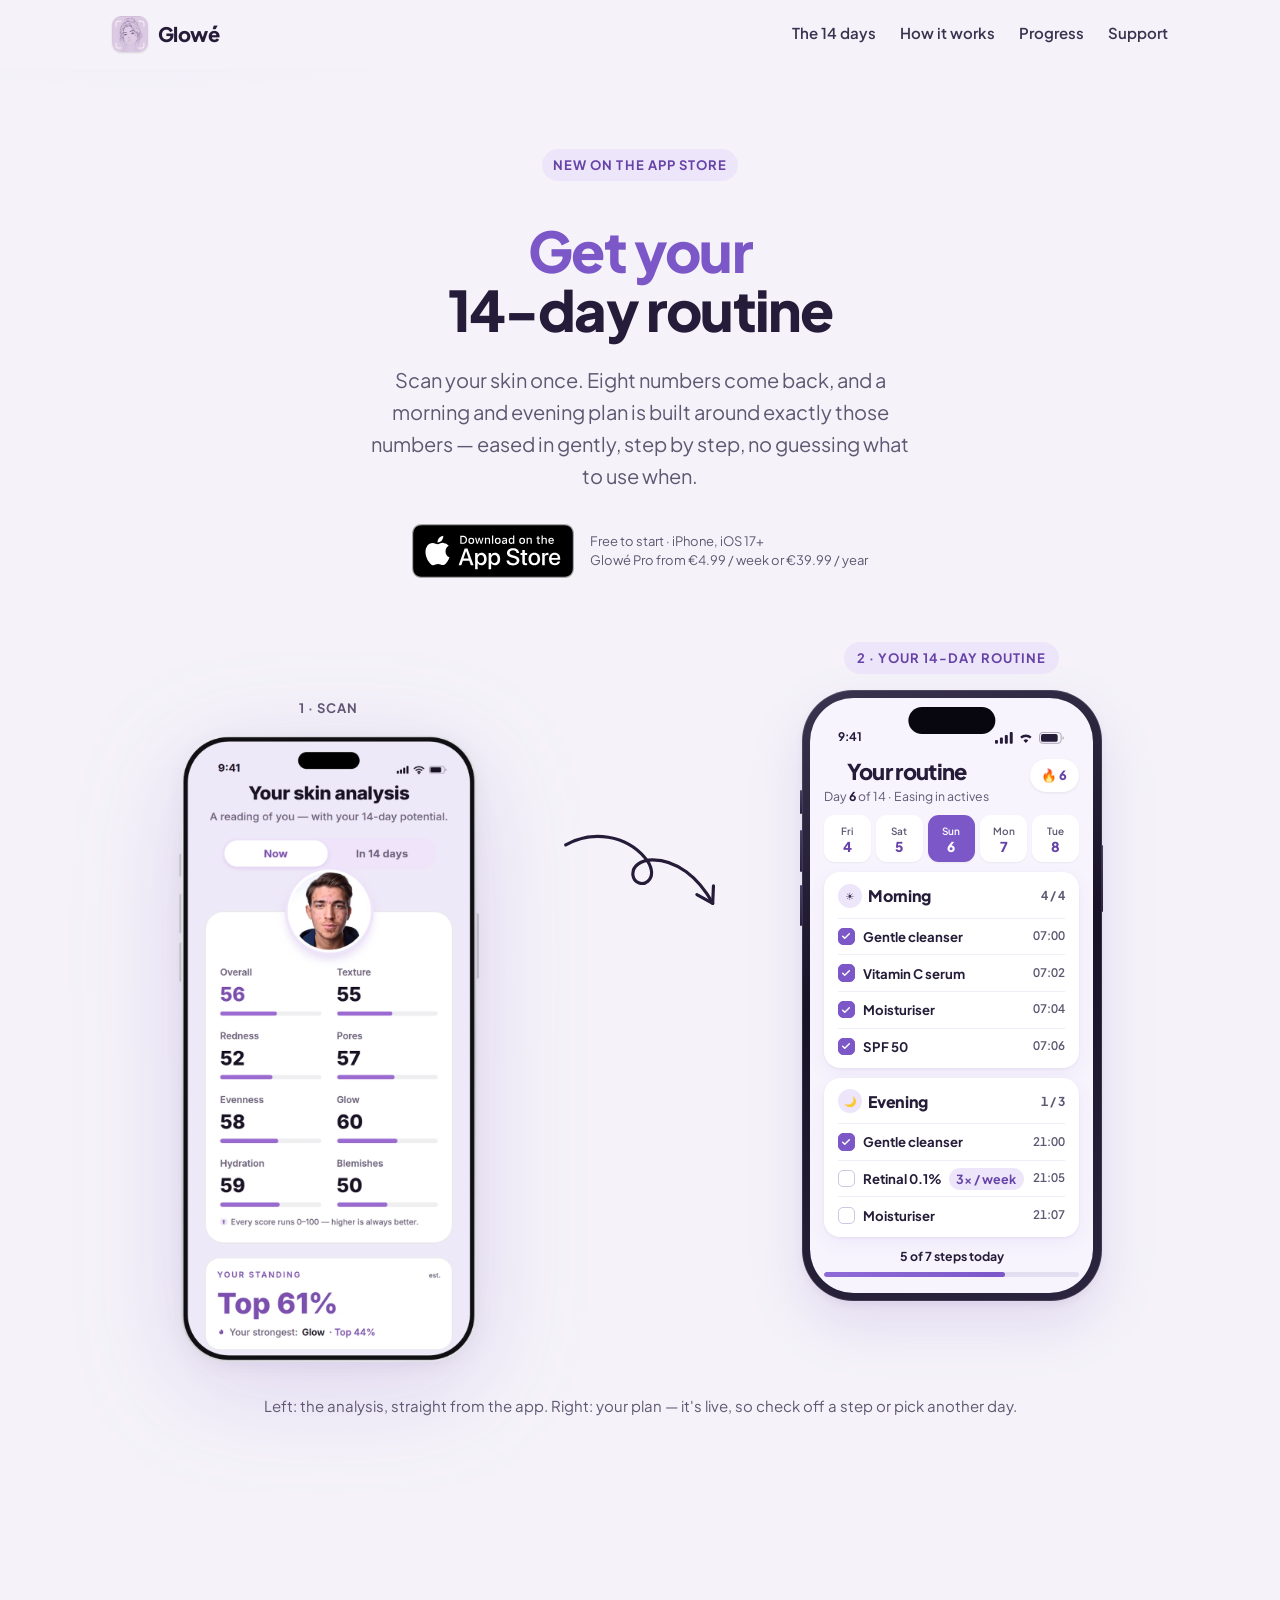
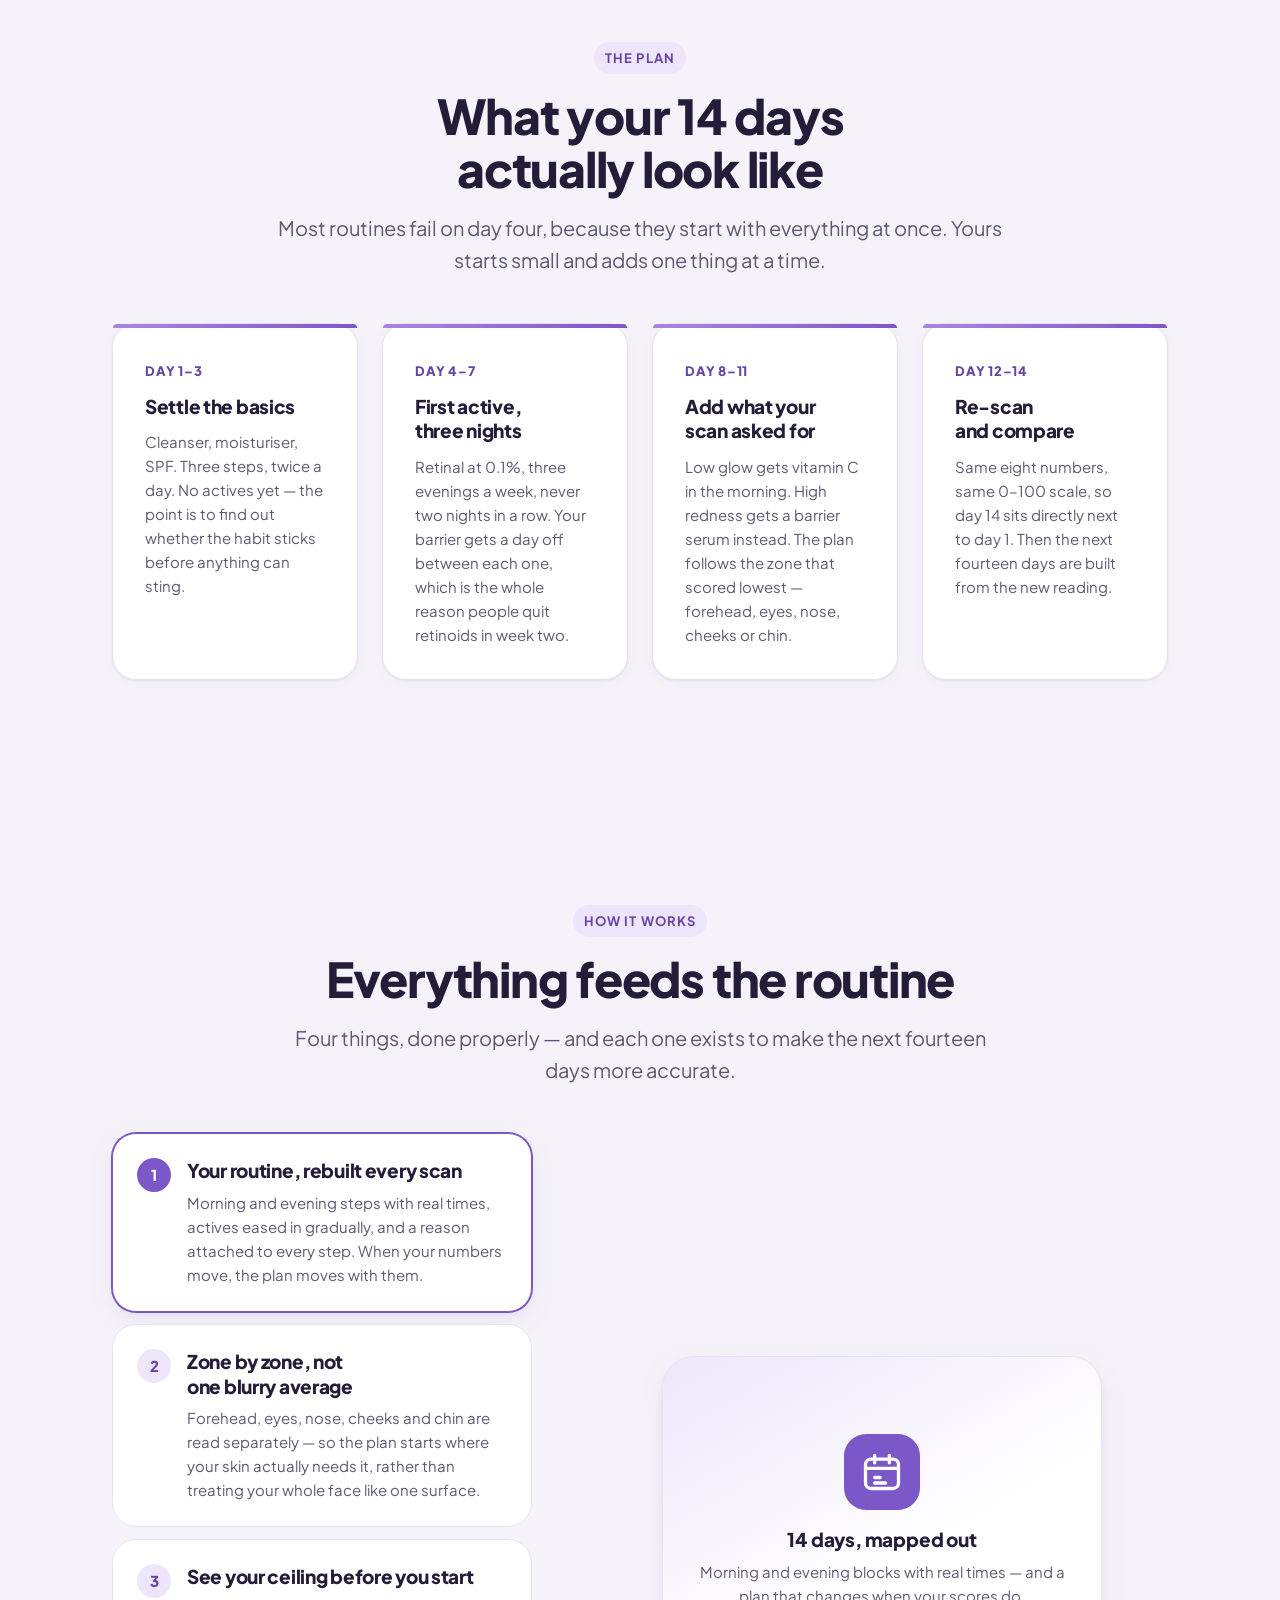
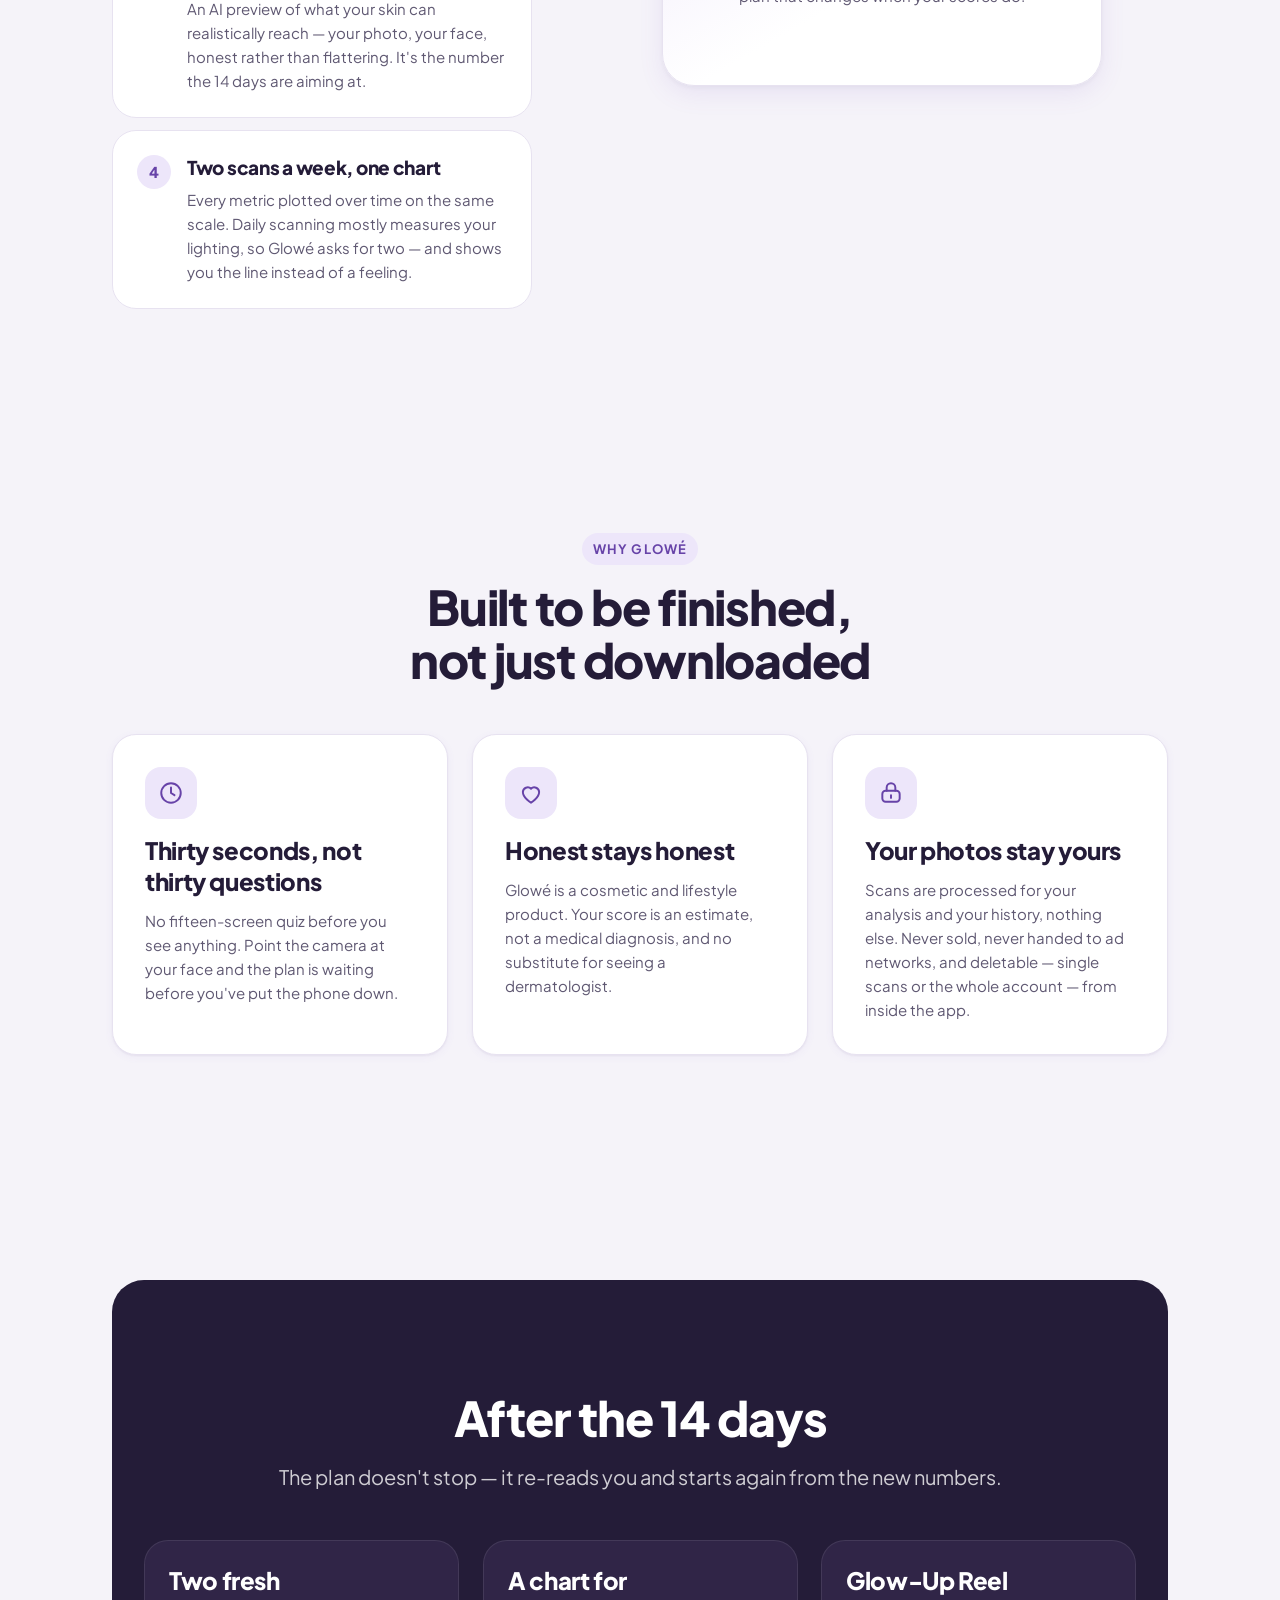
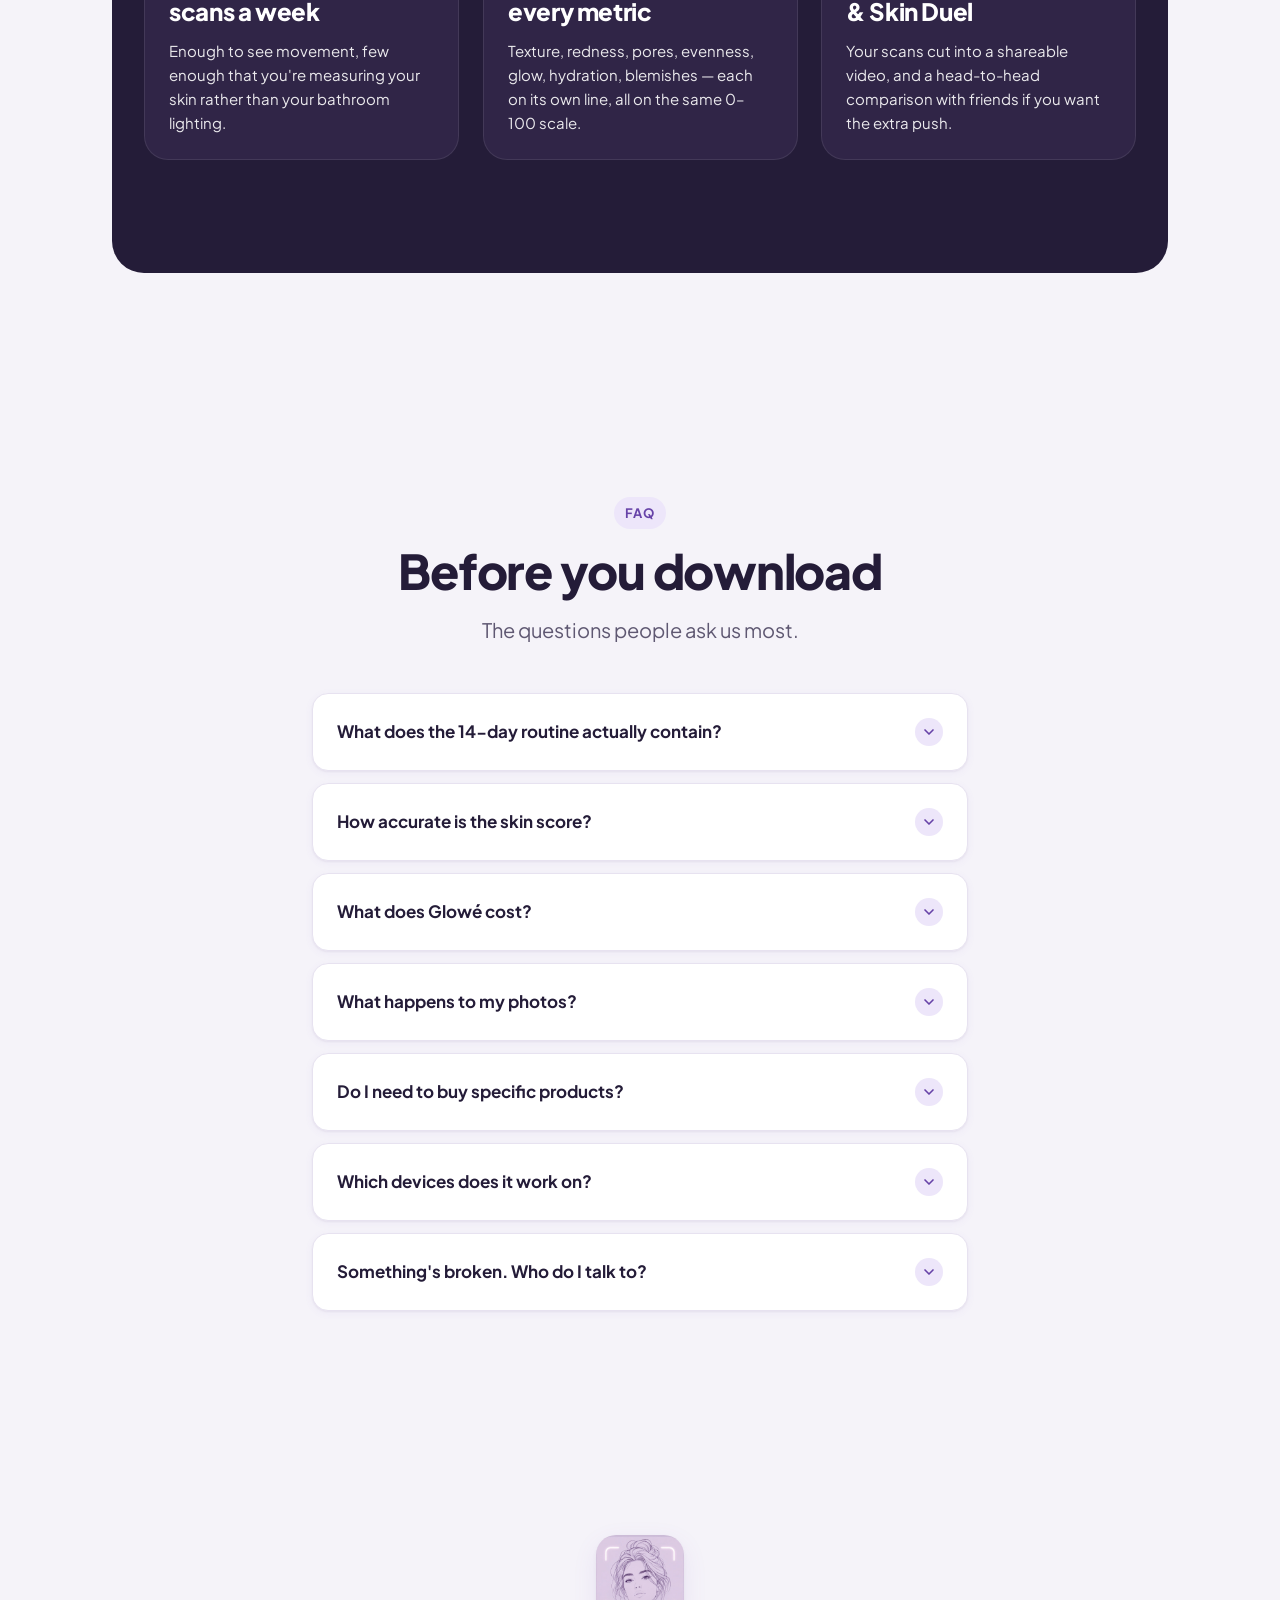
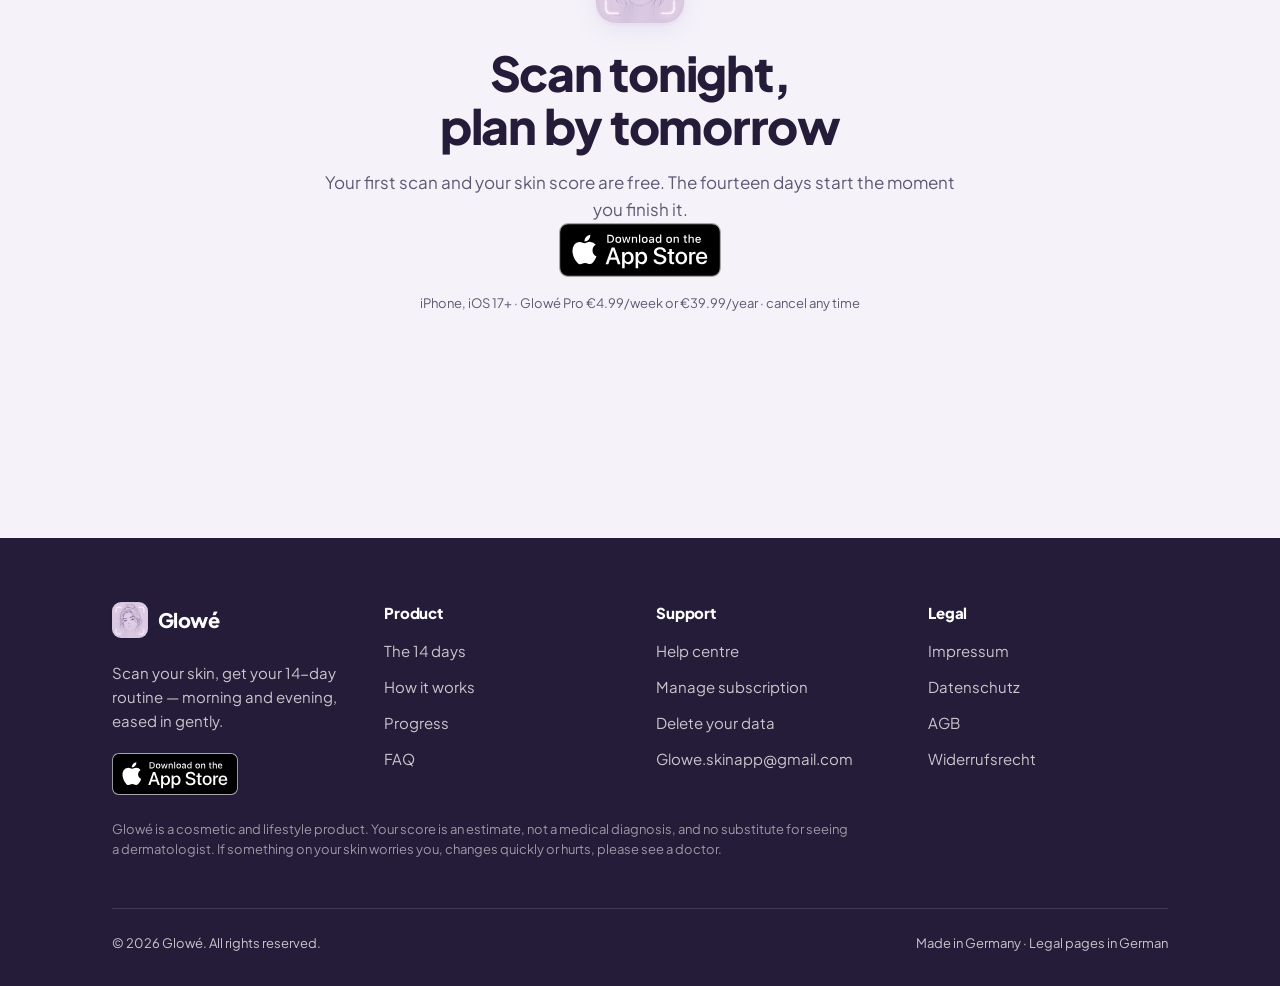
<file: index.html>
<!doctype html>
<html lang="en">
  <head>
    <meta charset="utf-8" />
    <meta name="viewport" content="width=device-width, initial-scale=1" />
    <title>Glowé — Scan your skin, get your 14-day routine</title>
    <meta
      name="description"
      content="One scan reads your skin on eight numbers. From that, Glowé builds your personal 14-day routine — morning and evening, eased in gently, step by step. Free to start on iPhone."
    />
    <link rel="canonical" href="https://glowe.app/" />
    <meta name="theme-color" content="#f5f3f9" />
    <meta name="apple-itunes-app" content="app-id=6787454842" />

    <meta property="og:type" content="website" />
    <meta property="og:site_name" content="Glowé" />
    <meta property="og:title" content="Glowé — Scan your skin, get your 14-day routine" />
    <meta
      property="og:description"
      content="One scan, then a personal 14-day routine — morning and evening, eased in gently. Free to start on iPhone."
    />
    <meta property="og:url" content="https://glowe.app/" />
    <meta property="og:locale" content="en" />
    <meta name="twitter:card" content="summary_large_image" />
    <meta name="twitter:title" content="Glowé — Scan your skin, get your 14-day routine" />
    <meta
      name="twitter:description"
      content="One scan, then a personal 14-day routine — morning and evening, eased in gently."
    />

    <link
      rel="preload"
      href="assets/fonts/plus-jakarta-sans-latin.woff2"
      as="font"
      type="font/woff2"
      crossorigin
    />
    <link rel="stylesheet" href="assets/css/style.css" />
    <link rel="icon" href="assets/img/glowe-icon.png" />
    <link rel="apple-touch-icon" href="assets/img/glowe-icon.png" />

    <script type="application/ld+json">
      {
        "@context": "https://schema.org",
        "@type": "SoftwareApplication",
        "name": "Glowé — Reach Your Potential",
        "applicationCategory": "LifestyleApplication",
        "operatingSystem": "iOS 17.0 or later",
        "url": "https://glowe.app/",
        "downloadUrl": "https://apps.apple.com/app/id6787454842",
        "description": "Glowé scans your skin, scores it 0–100 across seven metrics, and builds a personal 14-day routine from the result.",
        "offers": [
          {
            "@type": "Offer",
            "name": "Glowé Pro Weekly",
            "price": "4.99",
            "priceCurrency": "EUR"
          },
          {
            "@type": "Offer",
            "name": "Glowé Pro Annual",
            "price": "39.99",
            "priceCurrency": "EUR"
          }
        ]
      }
    </script>
  </head>

  <body>
    <a class="skip-link" href="#main">Skip to content</a>

    <!-- ==================== HEADER ==================== -->
    <header class="header">
      <div class="container header__inner">
        <a class="brand" href="index.html">
          <img
            class="brand__icon"
            src="assets/img/glowe-icon.png"
            alt=""
            width="36"
            height="36"
          />
          Glowé
        </a>

        <nav class="nav" aria-label="Main">
          <a href="#plan">The 14 days</a>
          <a href="#how">How it works</a>
          <a href="#progress">Progress</a>
          <a href="support.html">Support</a>
        </nav>

        <button
          class="burger"
          type="button"
          aria-expanded="false"
          aria-controls="mobile-nav"
          aria-label="Open menu"
        >
          <span></span>
        </button>
      </div>

      <div class="container">
        <nav class="mobile-nav" id="mobile-nav" hidden aria-label="Mobile">
          <a href="#plan">The 14 days</a>
          <a href="#how">How it works</a>
          <a href="#progress">Progress</a>
          <a href="support.html">Support</a>
        </nav>
      </div>
    </header>

    <main id="main">
      <!-- ==================== HERO ==================== -->
      <section class="hero hero--center">
        <div class="container">
          <div class="hero__intro" data-reveal-group>
            <span class="eyebrow reveal">New on the App Store</span>

            <h1 class="reveal">
              <em>Get your</em><br />14-day routine
            </h1>

            <p class="hero__lead reveal">
              Scan your skin once. Eight numbers come back, and a morning and
              evening plan is built around exactly those numbers — eased in
              gently, step by step, no guessing what to use when.
            </p>

            <div class="cta-row hero__cta reveal">
              <a
                class="appstore"
                href="https://apps.apple.com/app/id6787454842"
              >
                <img
                  src="assets/img/appstore-badge.svg"
                  alt="Download Glowé on the App Store"
                  width="162"
                  height="54"
                />
              </a>
              <span class="cta-note">
                Free to start · iPhone, iOS&nbsp;17+<br />
                Glowé Pro from €4.99&nbsp;/&nbsp;week or €39.99&nbsp;/&nbsp;year
              </span>
            </div>
          </div>

          <!-- ---------- Scan → Pfeil → Routine ---------- -->
          <div class="duo reveal">
            <!-- ===== Telefon A: der Scan (echter App-Screen) ===== -->
            <div class="duo__phone duo__phone--a">
              <p class="duo__label">1 · Scan</p>
              <img
                class="duo__shot"
                src="assets/img/scan-phone.webp"
                width="780"
                height="1631"
                alt="Glowé skin analysis screen: overall 56, texture 55, redness 52, pores 57, evenness 58, glow 60, hydration 59, blemishes 50, and a standing of top 61 per cent."
              />
            </div>

            <!-- ===== Der Pfeil ===== -->
            <div class="duo__arrow" aria-hidden="true">
              <svg viewBox="0 0 200 150" fill="none">
                <path
                  class="duo__arrow-line"
                  d="M6 34c34-19 76-12 100 16 9 10 12 23 4 30-7 6-18 2-19-8-1-11 10-19 25-19 30 0 58 22 76 55"
                  stroke="var(--ink)"
                  stroke-width="4"
                  stroke-linecap="round"
                />
                <path
                  class="duo__arrow-head"
                  d="M193 86 192 108 172 97"
                  fill="none"
                  stroke="var(--ink)"
                  stroke-width="4"
                  stroke-linecap="round"
                  stroke-linejoin="round"
                />
              </svg>
            </div>

            <!-- ===== Telefon B: die Routine ===== -->
            <div class="duo__phone duo__phone--b">
              <p class="duo__label duo__label--lead">2 · Your 14-day routine</p>
              <div class="phone" data-routine-screen>
                <span class="phone__side phone__side--l1" aria-hidden="true"></span>
                <span class="phone__side phone__side--l2" aria-hidden="true"></span>
                <span class="phone__side phone__side--l3" aria-hidden="true"></span>
                <span class="phone__side phone__side--r" aria-hidden="true"></span>

                <div class="phone__frame">
                  <span class="phone__island" aria-hidden="true"></span>
                  <div class="phone__screen">
                    <div class="statusbar">
                      <span>9:41</span>
                      <span class="statusbar__icons" aria-hidden="true">
                        <svg viewBox="0 0 18 12">
                          <rect x="0" y="8" width="3" height="4" rx="1" />
                          <rect x="5" y="5.5" width="3" height="6.5" rx="1" />
                          <rect x="10" y="3" width="3" height="9" rx="1" />
                          <rect x="15" y="0" width="3" height="12" rx="1" />
                        </svg>
                        <svg viewBox="0 0 16 12">
                          <path
                            d="M8 11.2 5.6 8.6a3.4 3.4 0 0 1 4.8 0L8 11.2Zm-4.2-4.5-1.6-1.8a8.6 8.6 0 0 1 11.6 0l-1.6 1.8a6.2 6.2 0 0 0-8.4 0Z"
                          />
                        </svg>
                        <svg viewBox="0 0 26 12">
                          <rect
                            x="0.5"
                            y="0.5"
                            width="22"
                            height="11"
                            rx="3.2"
                            fill="none"
                            stroke="currentColor"
                            stroke-opacity=".35"
                          />
                          <rect x="2" y="2" width="17" height="8" rx="2" />
                          <path d="M24 4.2v3.6a2 2 0 0 0 0-3.6Z" opacity=".4" />
                        </svg>
                      </span>
                    </div>

                    <div class="screen screen--routine">
                      <div class="routine__top">
                        <div>
                          <p class="routine__title">Your routine</p>
                          <p class="routine__sub">
                            Day <b>6</b> of 14 · Easing in actives
                          </p>
                        </div>
                        <span class="streak" aria-label="6 day streak">🔥 6</span>
                      </div>

                      <div class="days" role="group" aria-label="Pick a day">
                        <button class="day" type="button" aria-pressed="false">
                          <span class="day__name">Fri</span
                          ><span class="day__num">4</span>
                        </button>
                        <button class="day" type="button" aria-pressed="false">
                          <span class="day__name">Sat</span
                          ><span class="day__num">5</span>
                        </button>
                        <button class="day" type="button" aria-pressed="true">
                          <span class="day__name">Sun</span
                          ><span class="day__num">6</span>
                        </button>
                        <button class="day" type="button" aria-pressed="false">
                          <span class="day__name">Mon</span
                          ><span class="day__num">7</span>
                        </button>
                        <button class="day" type="button" aria-pressed="false">
                          <span class="day__name">Tue</span
                          ><span class="day__num">8</span>
                        </button>
                      </div>

                      <div class="block" data-block>
                        <div class="block__head">
                          <span class="block__icon" aria-hidden="true">☀️</span>
                          <span class="block__name">Morning</span>
                          <span class="block__count">4 / 4</span>
                        </div>
                        <button class="step" type="button" aria-pressed="true">
                          <span class="step__box" aria-hidden="true"
                            ><svg viewBox="0 0 24 24" fill="none" stroke="#fff" stroke-width="3.5" stroke-linecap="round" stroke-linejoin="round"><path d="m4 12.5 5 5L20 6.5"/></svg
                          ></span>
                          <span class="step__name">Gentle cleanser</span>
                          <span class="step__time">07:00</span>
                        </button>
                        <button class="step" type="button" aria-pressed="true">
                          <span class="step__box" aria-hidden="true"
                            ><svg viewBox="0 0 24 24" fill="none" stroke="#fff" stroke-width="3.5" stroke-linecap="round" stroke-linejoin="round"><path d="m4 12.5 5 5L20 6.5"/></svg
                          ></span>
                          <span class="step__name">Vitamin C serum</span>
                          <span class="step__time">07:02</span>
                        </button>
                        <button class="step" type="button" aria-pressed="true">
                          <span class="step__box" aria-hidden="true"
                            ><svg viewBox="0 0 24 24" fill="none" stroke="#fff" stroke-width="3.5" stroke-linecap="round" stroke-linejoin="round"><path d="m4 12.5 5 5L20 6.5"/></svg
                          ></span>
                          <span class="step__name">Moisturiser</span>
                          <span class="step__time">07:04</span>
                        </button>
                        <button class="step" type="button" aria-pressed="true">
                          <span class="step__box" aria-hidden="true"
                            ><svg viewBox="0 0 24 24" fill="none" stroke="#fff" stroke-width="3.5" stroke-linecap="round" stroke-linejoin="round"><path d="m4 12.5 5 5L20 6.5"/></svg
                          ></span>
                          <span class="step__name">SPF 50</span>
                          <span class="step__time">07:06</span>
                        </button>
                      </div>

                      <div class="block" data-block>
                        <div class="block__head">
                          <span class="block__icon" aria-hidden="true">🌙</span>
                          <span class="block__name">Evening</span>
                          <span class="block__count">1 / 3</span>
                        </div>
                        <button class="step" type="button" aria-pressed="true">
                          <span class="step__box" aria-hidden="true"
                            ><svg viewBox="0 0 24 24" fill="none" stroke="#fff" stroke-width="3.5" stroke-linecap="round" stroke-linejoin="round"><path d="m4 12.5 5 5L20 6.5"/></svg
                          ></span>
                          <span class="step__name">Gentle cleanser</span>
                          <span class="step__time">21:00</span>
                        </button>
                        <button class="step" type="button" aria-pressed="false">
                          <span class="step__box" aria-hidden="true"
                            ><svg viewBox="0 0 24 24" fill="none" stroke="#fff" stroke-width="3.5" stroke-linecap="round" stroke-linejoin="round"><path d="m4 12.5 5 5L20 6.5"/></svg
                          ></span>
                          <span class="step__name"
                            >Retinal 0.1%<span class="step__tag">3× / week</span></span
                          >
                          <span class="step__time">21:05</span>
                        </button>
                        <button class="step" type="button" aria-pressed="false">
                          <span class="step__box" aria-hidden="true"
                            ><svg viewBox="0 0 24 24" fill="none" stroke="#fff" stroke-width="3.5" stroke-linecap="round" stroke-linejoin="round"><path d="m4 12.5 5 5L20 6.5"/></svg
                          ></span>
                          <span class="step__name">Moisturiser</span>
                          <span class="step__time">21:07</span>
                        </button>
                      </div>

                      <div class="routine__progress">
                        <p>
                          <span data-steps-done>5</span> of
                          <span data-steps-total>7</span> steps today
                        </p>
                        <div class="pbar">
                          <span
                            class="pbar__fill"
                            data-steps-bar
                            style="width: 71%"
                          ></span>
                        </div>
                      </div>
                    </div>
                  </div>
                </div>
              </div>
            </div>
          </div>

          <p class="duo__hint reveal">
            Left: the analysis, straight from the app. Right: your plan — it's
            live, so check off a step or pick another day.
          </p>
        </div>
      </section>

      <!-- ==================== DIE 14 TAGE ==================== -->
      <section class="section" id="plan">
        <div class="container">
          <div class="section__head reveal">
            <span class="eyebrow">The plan</span>
            <h2>What your 14 days actually look like</h2>
            <p>
              Most routines fail on day four, because they start with everything
              at once. Yours starts small and adds one thing at a time.
            </p>
          </div>

          <ol class="plan" data-reveal-group>
            <li class="plan__step reveal">
              <span class="plan__days">Day 1–3</span>
              <h3>Settle the basics</h3>
              <p>
                Cleanser, moisturiser, SPF. Three steps, twice a day. No actives
                yet — the point is to find out whether the habit sticks before
                anything can sting.
              </p>
            </li>
            <li class="plan__step reveal">
              <span class="plan__days">Day 4–7</span>
              <h3>First active, three nights</h3>
              <p>
                Retinal at 0.1%, three evenings a week, never two nights in a
                row. Your barrier gets a day off between each one, which is the
                whole reason people quit retinoids in week two.
              </p>
            </li>
            <li class="plan__step reveal">
              <span class="plan__days">Day 8–11</span>
              <h3>Add what your scan asked for</h3>
              <p>
                Low glow gets vitamin C in the morning. High redness gets a
                barrier serum instead. The plan follows the zone that scored
                lowest — forehead, eyes, nose, cheeks or chin.
              </p>
            </li>
            <li class="plan__step reveal">
              <span class="plan__days">Day 12–14</span>
              <h3>Re-scan and compare</h3>
              <p>
                Same eight numbers, same 0–100 scale, so day 14 sits directly
                next to day 1. Then the next fourteen days are built from the
                new reading.
              </p>
            </li>
          </ol>
        </div>
      </section>

      <!-- ==================== HOW IT WORKS / TABS ==================== -->
      <section class="section" id="how">
        <div class="container">
          <div class="section__head reveal">
            <span class="eyebrow">How it works</span>
            <h2>Everything feeds the routine</h2>
            <p>
              Four things, done properly — and each one exists to make the next
              fourteen days more accurate.
            </p>
          </div>

          <div class="features">
            <div class="tabs" role="tablist" data-tabs aria-label="Features">
              <button
                class="tab reveal"
                role="tab"
                id="tab-1"
                aria-controls="panel-1"
                aria-selected="true"
                type="button"
              >
                <span class="tab__num" aria-hidden="true">1</span>
                <span>
                  <h3>Your routine, rebuilt every scan</h3>
                  <p>
                    Morning and evening steps with real times, actives eased in
                    gradually, and a reason attached to every step. When your
                    numbers move, the plan moves with them.
                  </p>
                </span>
              </button>

              <button
                class="tab reveal"
                role="tab"
                id="tab-2"
                aria-controls="panel-2"
                aria-selected="false"
                tabindex="-1"
                type="button"
              >
                <span class="tab__num" aria-hidden="true">2</span>
                <span>
                  <h3>Zone by zone, not one blurry average</h3>
                  <p>
                    Forehead, eyes, nose, cheeks and chin are read separately —
                    so the plan starts where your skin actually needs it, rather
                    than treating your whole face like one surface.
                  </p>
                </span>
              </button>

              <button
                class="tab reveal"
                role="tab"
                id="tab-3"
                aria-controls="panel-3"
                aria-selected="false"
                tabindex="-1"
                type="button"
              >
                <span class="tab__num" aria-hidden="true">3</span>
                <span>
                  <h3>See your ceiling before you start</h3>
                  <p>
                    An AI preview of what your skin can realistically reach —
                    your photo, your face, honest rather than flattering. It's
                    the number the 14 days are aiming at.
                  </p>
                </span>
              </button>

              <button
                class="tab reveal"
                role="tab"
                id="tab-4"
                aria-controls="panel-4"
                aria-selected="false"
                tabindex="-1"
                type="button"
              >
                <span class="tab__num" aria-hidden="true">4</span>
                <span>
                  <h3>Two scans a week, one chart</h3>
                  <p>
                    Every metric plotted over time on the same scale. Daily
                    scanning mostly measures your lighting, so Glowé asks for
                    two — and shows you the line instead of a feeling.
                  </p>
                </span>
              </button>
            </div>

            <div class="tabpanels reveal">
              <div
                class="tabpanel is-active"
                id="panel-1"
                role="tabpanel"
                aria-labelledby="tab-1"
              >
                <div class="shot">
                  <div>
                    <div class="shot__icon">
                      <svg viewBox="0 0 24 24" aria-hidden="true">
                        <rect x="3" y="5" width="18" height="16" rx="3" />
                        <path d="M8 3v4M16 3v4M3 10h18M8 15h3M8 18h6" />
                      </svg>
                    </div>
                    <h4>14 days, mapped out</h4>
                    <p>
                      Morning and evening blocks with real times — and a plan
                      that changes when your scores do.
                    </p>
                  </div>
                </div>
              </div>

              <div
                class="tabpanel"
                id="panel-2"
                role="tabpanel"
                aria-labelledby="tab-2"
              >
                <div class="shot">
                  <div>
                    <div class="shot__icon">
                      <svg viewBox="0 0 24 24" aria-hidden="true">
                        <!-- Face outline -->
                        <path
                          d="M12 2.6c4.4 0 7.4 3.1 7.4 8.1 0 6.2-3.3 11-7.4 11s-7.4-4.8-7.4-11c0-5 3-8.1 7.4-8.1Z"
                          fill="none"
                          stroke="#fff"
                          stroke-width="1.6"
                        />
                        <!-- Five measurement points: forehead, eyes, nose, chin -->
                        <g fill="#fff" stroke="none">
                          <circle cx="12" cy="6.9" r="1.35" />
                          <circle cx="8.5" cy="11.4" r="1.35" />
                          <circle cx="15.5" cy="11.4" r="1.35" />
                          <circle cx="12" cy="12.6" r="1.35" />
                          <circle cx="12" cy="17.4" r="1.35" />
                        </g>
                      </svg>
                    </div>
                    <h4>Five zones, read separately</h4>
                    <p>
                      Forehead, eyes, nose, cheeks, chin — the plan starts at
                      the lowest one.
                    </p>
                  </div>
                </div>
              </div>

              <div
                class="tabpanel"
                id="panel-3"
                role="tabpanel"
                aria-labelledby="tab-3"
              >
                <div class="shot">
                  <div>
                    <div class="shot__icon">
                      <svg viewBox="0 0 24 24" aria-hidden="true">
                        <path
                          d="M12 4v2M12 18v2M4 12H2M22 12h-2M6.3 6.3 4.9 4.9M19.1 19.1l-1.4-1.4M6.3 17.7l-1.4 1.4M19.1 4.9l-1.4 1.4"
                        />
                        <circle cx="12" cy="12" r="4" />
                      </svg>
                    </div>
                    <h4>Your glow potential</h4>
                    <p>
                      An honest preview of your ceiling — not a filtered version
                      of someone else's face.
                    </p>
                  </div>
                </div>
              </div>

              <div
                class="tabpanel"
                id="panel-4"
                role="tabpanel"
                aria-labelledby="tab-4"
              >
                <div class="shot">
                  <div>
                    <div class="shot__icon">
                      <svg viewBox="0 0 24 24" aria-hidden="true">
                        <path d="M4 19V5M4 19h16M7 15l3.5-4 3 2.5L20 8" />
                      </svg>
                    </div>
                    <h4>Same scale, every scan</h4>
                    <p>
                      Day 1 next to day 14 next to day 90 — one chart, no
                      guessing whether it's working.
                    </p>
                  </div>
                </div>
              </div>
            </div>
          </div>
        </div>
      </section>

      <!-- ==================== WHY GLOWÉ ==================== -->
      <section class="section">
        <div class="container">
          <div class="section__head reveal">
            <span class="eyebrow">Why Glowé</span>
            <h2>Built to be finished, not just downloaded</h2>
          </div>

          <div class="cards" data-reveal-group>
            <article class="card reveal">
              <div class="card__icon">
                <svg viewBox="0 0 24 24" aria-hidden="true">
                  <circle cx="12" cy="12" r="9" />
                  <path d="M12 7v5l3.2 2" />
                </svg>
              </div>
              <h3>Thirty seconds, not thirty questions</h3>
              <p>
                No fifteen-screen quiz before you see anything. Point the camera
                at your face and the plan is waiting before you've put the phone
                down.
              </p>
            </article>

            <article class="card reveal">
              <div class="card__icon">
                <svg viewBox="0 0 24 24" aria-hidden="true">
                  <path
                    d="M12 21s-7.5-4.6-7.5-10A4.5 4.5 0 0 1 12 8a4.5 4.5 0 0 1 7.5 3c0 5.4-7.5 10-7.5 10Z"
                  />
                </svg>
              </div>
              <h3>Honest stays honest</h3>
              <p>
                Glowé is a cosmetic and lifestyle product. Your score is an
                estimate, not a medical diagnosis, and no substitute for seeing
                a dermatologist.
              </p>
            </article>

            <article class="card icon-card reveal">
              <div class="card__icon">
                <svg viewBox="0 0 24 24" aria-hidden="true">
                  <rect x="4" y="10" width="16" height="10" rx="3" />
                  <path d="M8 10V7a4 4 0 0 1 8 0v3M12 14v2.5" />
                </svg>
              </div>
              <h3>Your photos stay yours</h3>
              <p>
                Scans are processed for your analysis and your history, nothing
                else. Never sold, never handed to ad networks, and deletable —
                single scans or the whole account — from inside the app.
              </p>
            </article>
          </div>
        </div>
      </section>

      <!-- ==================== PROGRESS ==================== -->
      <section class="section" id="progress">
        <div class="container">
          <div class="dark section" style="padding-inline: var(--gutter)">
            <div class="section__head reveal">
              <h2>After the 14 days</h2>
              <p>
                The plan doesn't stop — it re-reads you and starts again from
                the new numbers.
              </p>
            </div>

            <div class="quotes" data-reveal-group>
              <article class="quote reveal">
                <h3>Two fresh scans a week</h3>
                <p>
                  Enough to see movement, few enough that you're measuring your
                  skin rather than your bathroom lighting.
                </p>
              </article>

              <article class="quote reveal">
                <h3>A chart for every metric</h3>
                <p>
                  Texture, redness, pores, evenness, glow, hydration, blemishes
                  — each on its own line, all on the same 0–100 scale.
                </p>
              </article>

              <article class="quote reveal">
                <h3>Glow-Up Reel &amp; Skin Duel</h3>
                <p>
                  Your scans cut into a shareable video, and a head-to-head
                  comparison with friends if you want the extra push.
                </p>
              </article>
            </div>
          </div>
        </div>
      </section>

      <!-- ==================== FAQ ==================== -->
      <section class="section" id="faq">
        <div class="container container--narrow">
          <div class="section__head reveal">
            <span class="eyebrow">FAQ</span>
            <h2>Before you download</h2>
            <p>The questions people ask us most.</p>
          </div>

          <div class="faq" data-reveal-group>
            <details class="reveal" name="home-faq">
              <summary>What does the 14-day routine actually contain?</summary>
              <div class="faq__a">
                <p>
                  A morning block and an evening block for each of the fourteen
                  days, with real times, the order of steps, and how often each
                  active runs. Actives are introduced gradually — retinal starts
                  at three nights a week rather than every night — and the plan
                  is rebuilt from your next scan when the fourteen days are up.
                </p>
              </div>
            </details>

            <details class="reveal" name="home-faq">
              <summary>How accurate is the skin score?</summary>
              <div class="faq__a">
                <p>
                  It is a consistent reading, not a medical measurement. Glowé
                  looks at what a front camera can see — texture, tone, redness
                  and visible blemishes — under reasonable light. The strength
                  is comparability: the same scale every time, so day 1 and day
                  14 line up. It cannot see under the skin and it diagnoses
                  nothing.
                </p>
              </div>
            </details>

            <details class="reveal" name="home-faq">
              <summary>What does Glowé cost?</summary>
              <div class="faq__a">
                <p>
                  Downloading is free. <strong>Glowé Pro</strong> is an
                  auto-renewing subscription at
                  <strong>€4.99 per week</strong> or
                  <strong>€39.99 per year</strong>; prices may vary by region
                  and the exact amount is shown in the App Store before you
                  confirm. It renews automatically unless cancelled at least 24
                  hours before the end of the current period, and you can cancel
                  any time in iPhone Settings → your name → Subscriptions.
                </p>
              </div>
            </details>

            <details class="reveal" name="home-faq">
              <summary>What happens to my photos?</summary>
              <div class="faq__a">
                <p>
                  They are processed to produce your analysis and stored so you
                  can compare scans over time. They are never sold and never
                  passed to advertising networks. You can delete individual
                  scans or your entire account, photos included, from the app —
                  see our <a href="datenschutz.html">privacy policy</a> for the
                  full detail.
                </p>
              </div>
            </details>

            <details class="reveal" name="home-faq">
              <summary>Do I need to buy specific products?</summary>
              <div class="faq__a">
                <p>
                  No. The plan works in categories — cleanser, serum,
                  moisturiser, SPF — and you can add the products you already
                  own. We do not sell products and take no commission on any we
                  mention.
                </p>
              </div>
            </details>

            <details class="reveal" name="home-faq">
              <summary>Which devices does it work on?</summary>
              <div class="faq__a">
                <p>
                  iPhone with iOS 17.0 or later. There is no Android version
                  yet, so please don't plan around one.
                </p>
              </div>
            </details>

            <details class="reveal" name="home-faq">
              <summary>Something's broken. Who do I talk to?</summary>
              <div class="faq__a">
                <p>
                  A real person, usually within one working day. Head to
                  <a href="support.html">Support</a> or write straight to
                  <a href="mailto:Glowe.skinapp@gmail.com">Glowe.skinapp@gmail.com</a> — a
                  screenshot helps enormously.
                </p>
              </div>
            </details>
          </div>
        </div>
      </section>

      <!-- ==================== FINAL CTA ==================== -->
      <section class="section finale">
        <div class="container container--narrow" data-reveal-group>
          <img
            class="finale__icon reveal"
            src="assets/img/glowe-icon.png"
            alt=""
            width="88"
            height="88"
          />
          <h2 class="reveal">Scan tonight, plan by tomorrow</h2>
          <p class="reveal" style="margin-top: 1rem; color: var(--muted)">
            Your first scan and your skin score are free. The fourteen days
            start the moment you finish it.
          </p>
          <div class="cta-row reveal">
            <a
              class="appstore"
              href="https://apps.apple.com/app/id6787454842"
            >
              <img
                src="assets/img/appstore-badge.svg"
                alt="Download Glowé on the App Store"
                width="162"
                height="54"
              />
            </a>
          </div>
          <p class="cta-note reveal" style="margin-top: 1rem">
            iPhone, iOS 17+ · Glowé Pro €4.99/week or €39.99/year · cancel any
            time
          </p>
        </div>
      </section>
    </main>

    <!-- ==================== FOOTER ==================== -->
    <footer class="footer">
      <div class="container">
        <div class="footer__grid">
          <div>
            <a class="brand" href="index.html">
              <img
                class="brand__icon"
                src="assets/img/glowe-icon.png"
                alt=""
                width="36"
                height="36"
              />
              Glowé
            </a>
            <p class="footer__tagline">
              Scan your skin, get your 14-day routine — morning and evening,
              eased in gently.
            </p>
            <p style="margin-top: 1.25rem">
              <a
                class="appstore appstore--sm"
                href="https://apps.apple.com/app/id6787454842"
              >
                <img
                  src="assets/img/appstore-badge.svg"
                  alt="Download Glowé on the App Store"
                  width="126"
                  height="42"
                />
              </a>
            </p>
          </div>

          <div>
            <h4>Product</h4>
            <ul>
              <li><a href="index.html#plan">The 14 days</a></li>
              <li><a href="index.html#how">How it works</a></li>
              <li><a href="index.html#progress">Progress</a></li>
              <li><a href="index.html#faq">FAQ</a></li>
            </ul>
          </div>

          <div>
            <h4>Support</h4>
            <ul>
              <li><a href="support.html">Help centre</a></li>
              <li>
                <a href="support.html#subscription">Manage subscription</a>
              </li>
              <li><a href="support.html#delete">Delete your data</a></li>
              <li><a href="mailto:Glowe.skinapp@gmail.com">Glowe.skinapp@gmail.com</a></li>
            </ul>
          </div>

          <div>
            <h4>Legal</h4>
            <ul>
              <li><a href="impressum.html">Impressum</a></li>
              <li><a href="datenschutz.html">Datenschutz</a></li>
              <li><a href="agb.html">AGB</a></li>
              <li><a href="agb.html#widerruf">Widerrufsrecht</a></li>
            </ul>
          </div>
        </div>

        <p class="footer__legal-note">
          Glowé is a cosmetic and lifestyle product. Your score is an estimate,
          not a medical diagnosis, and no substitute for seeing a dermatologist.
          If something on your skin worries you, changes quickly or hurts,
          please see a doctor.
        </p>

        <div class="footer__bottom">
          <span>© <span data-year>2026</span> Glowé. All rights reserved.</span>
          <span>Made in Germany · Legal pages in German</span>
        </div>
      </div>
    </footer>

    <script src="assets/js/main.js" defer></script>
  </body>
</html>
</file>
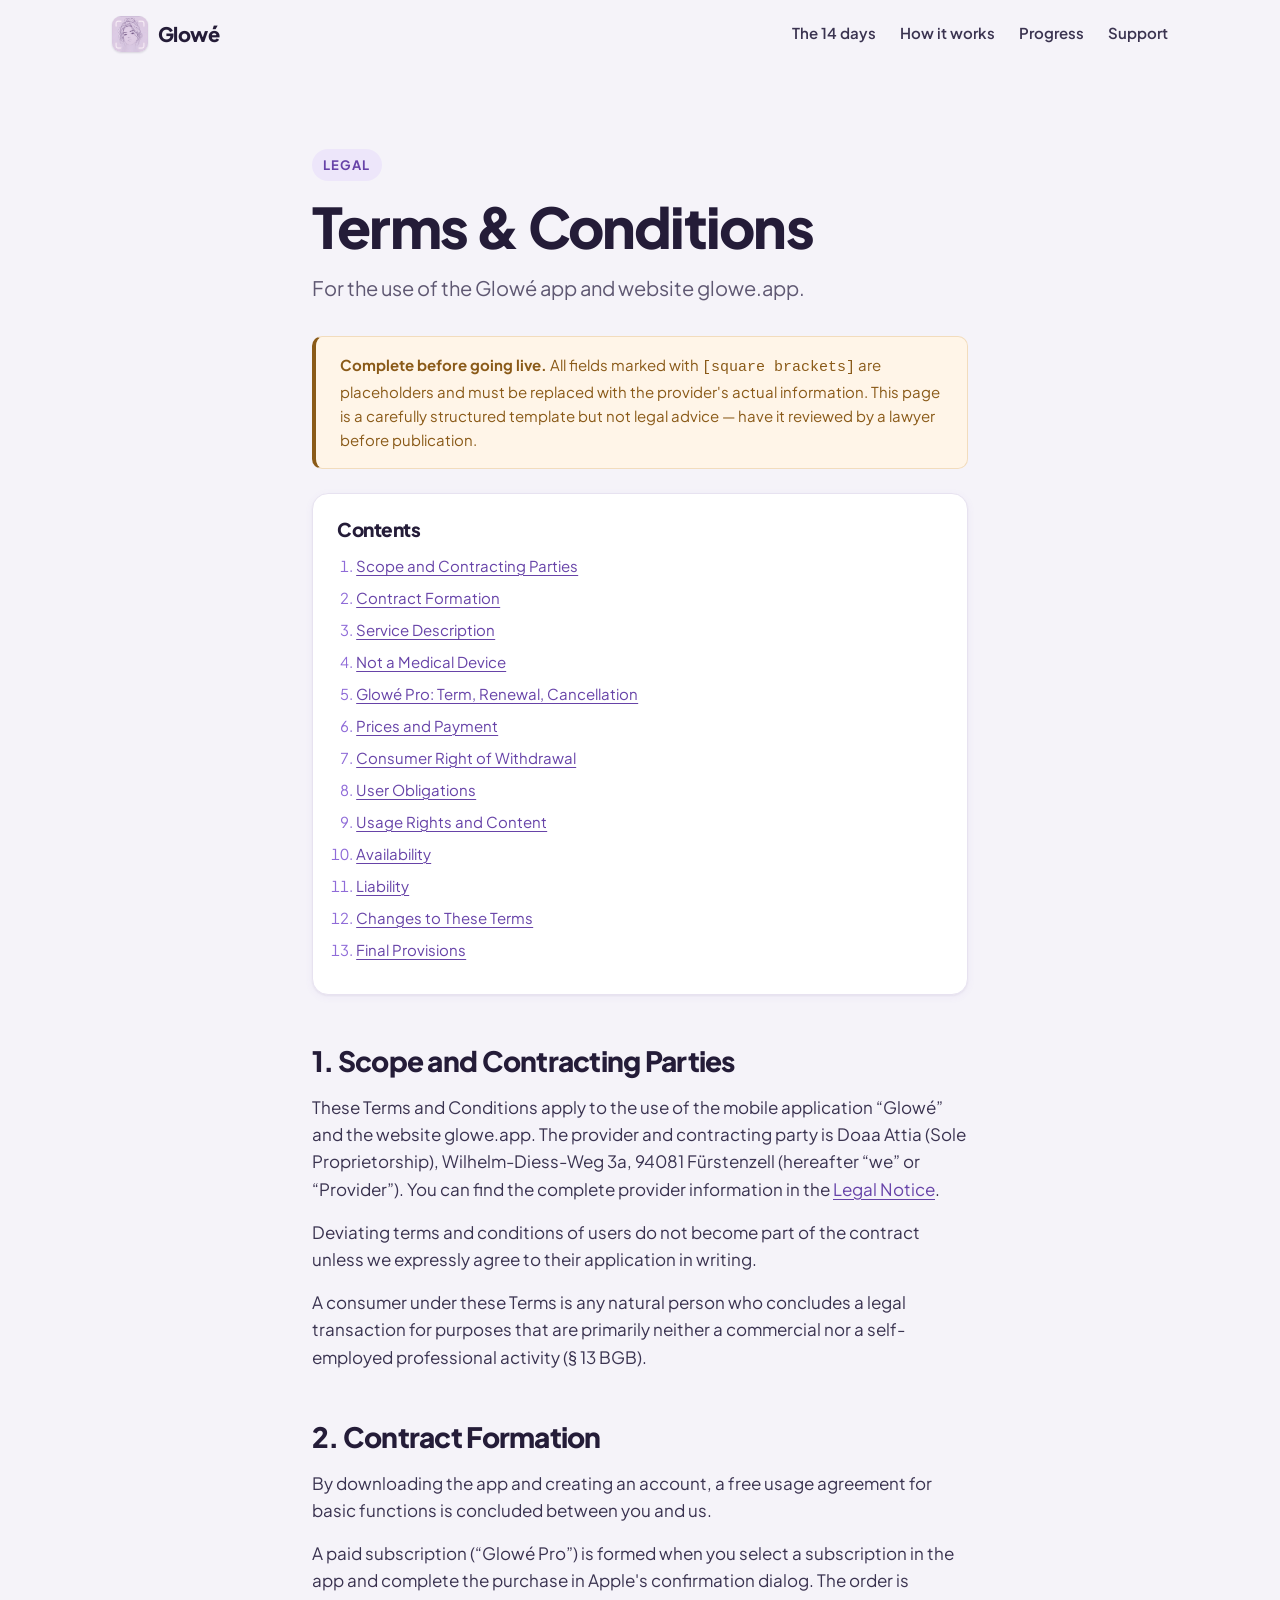
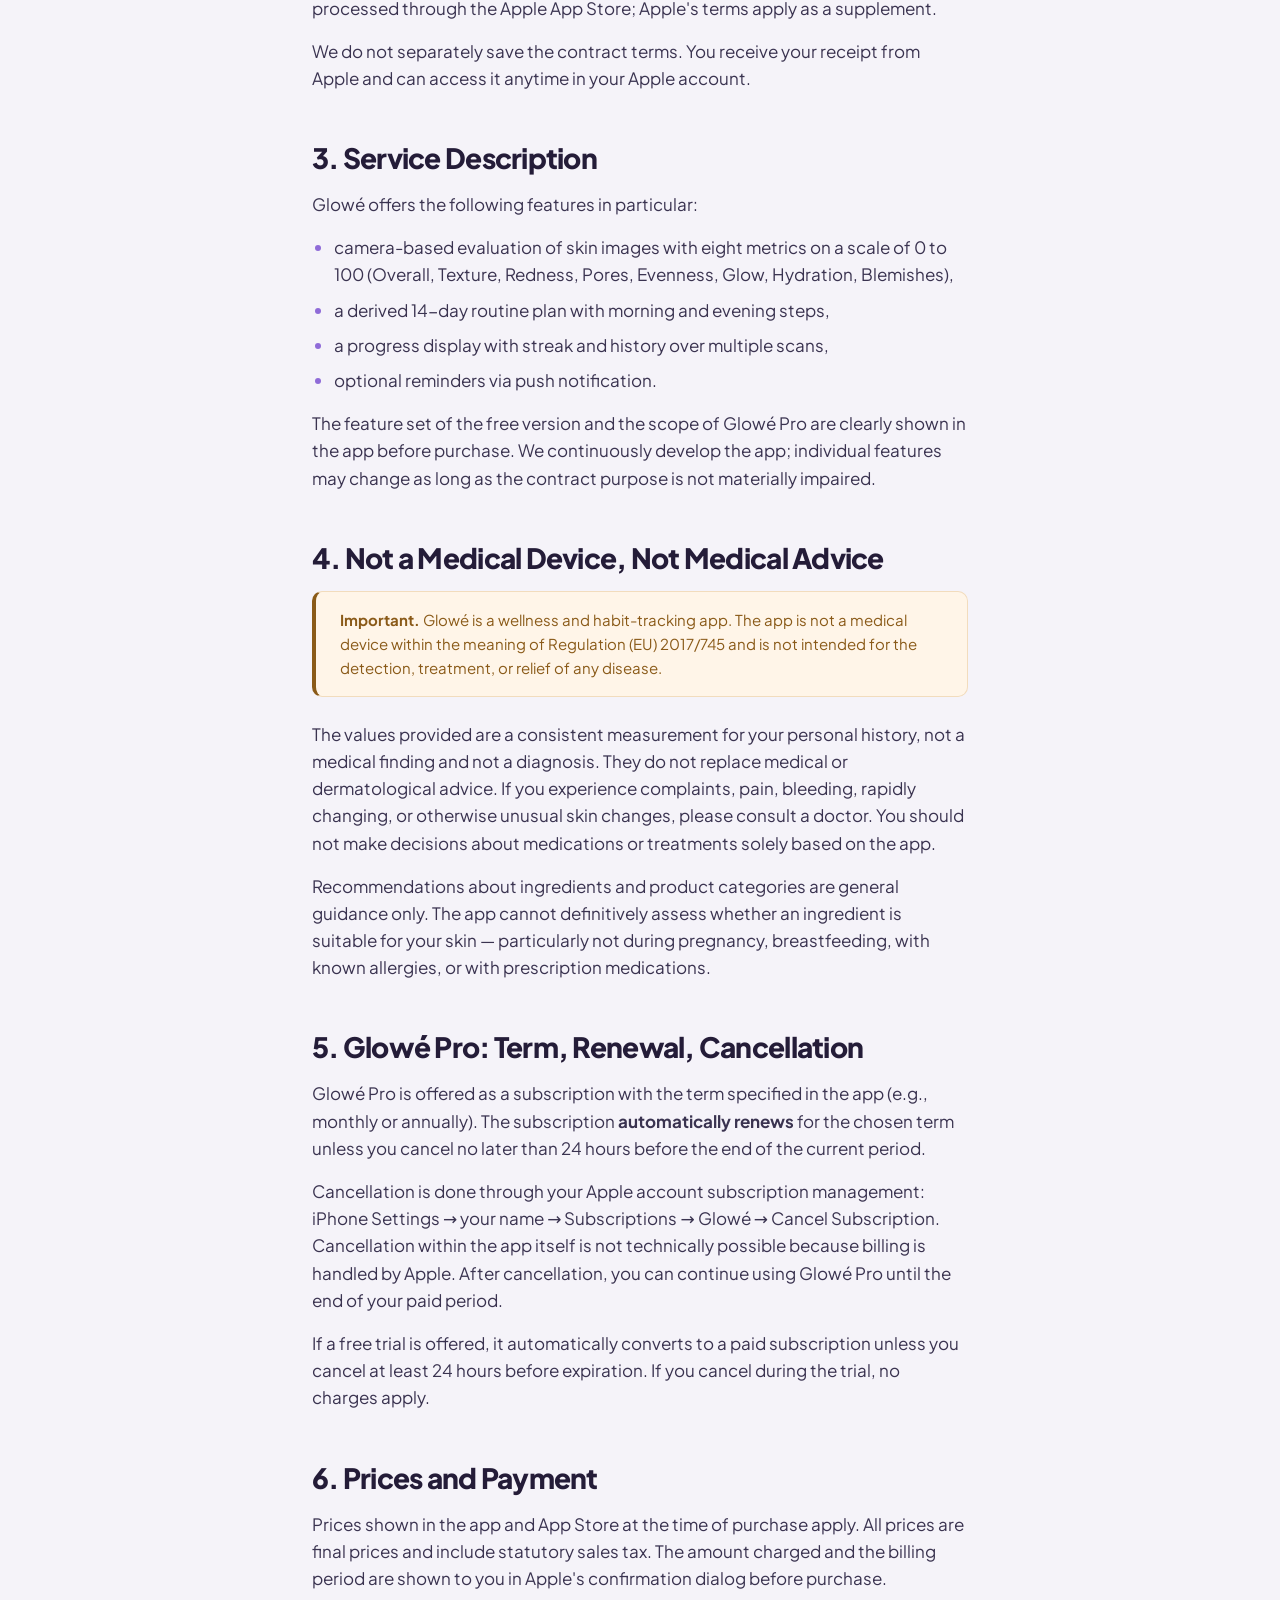
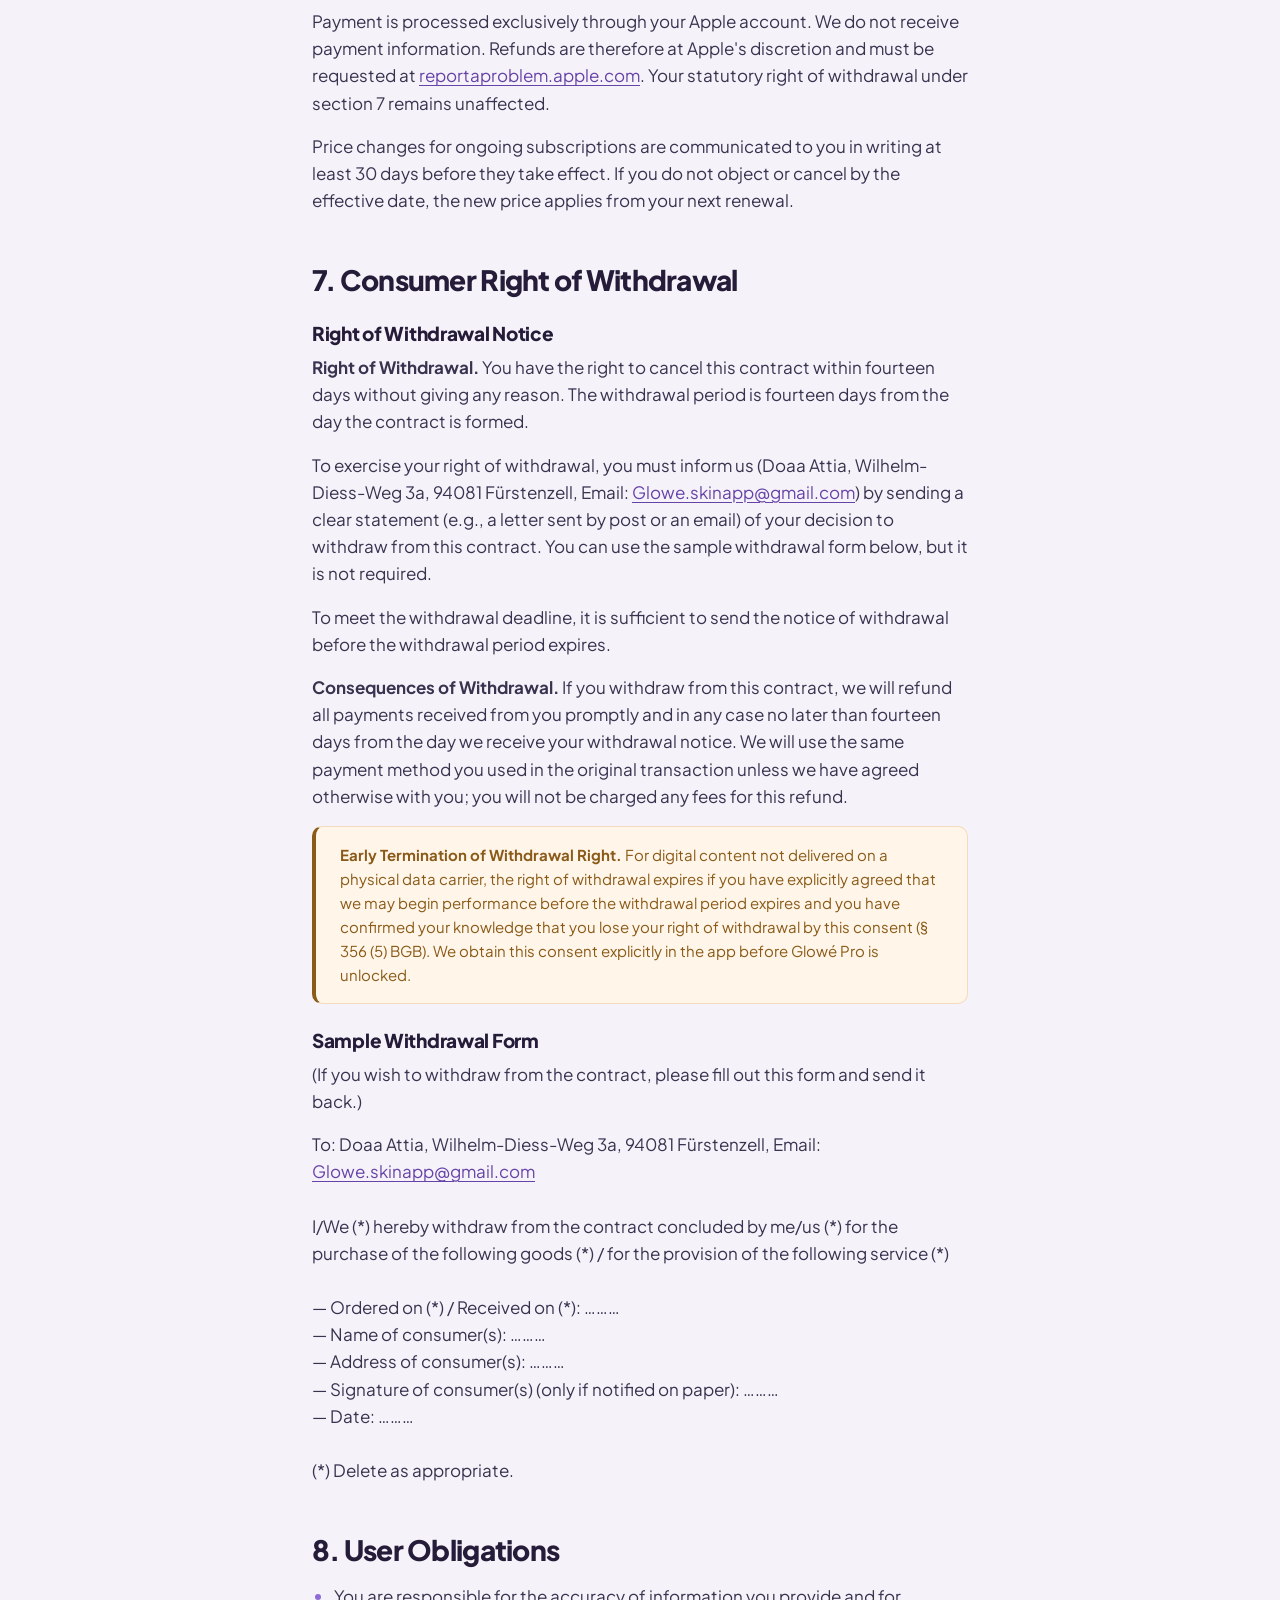
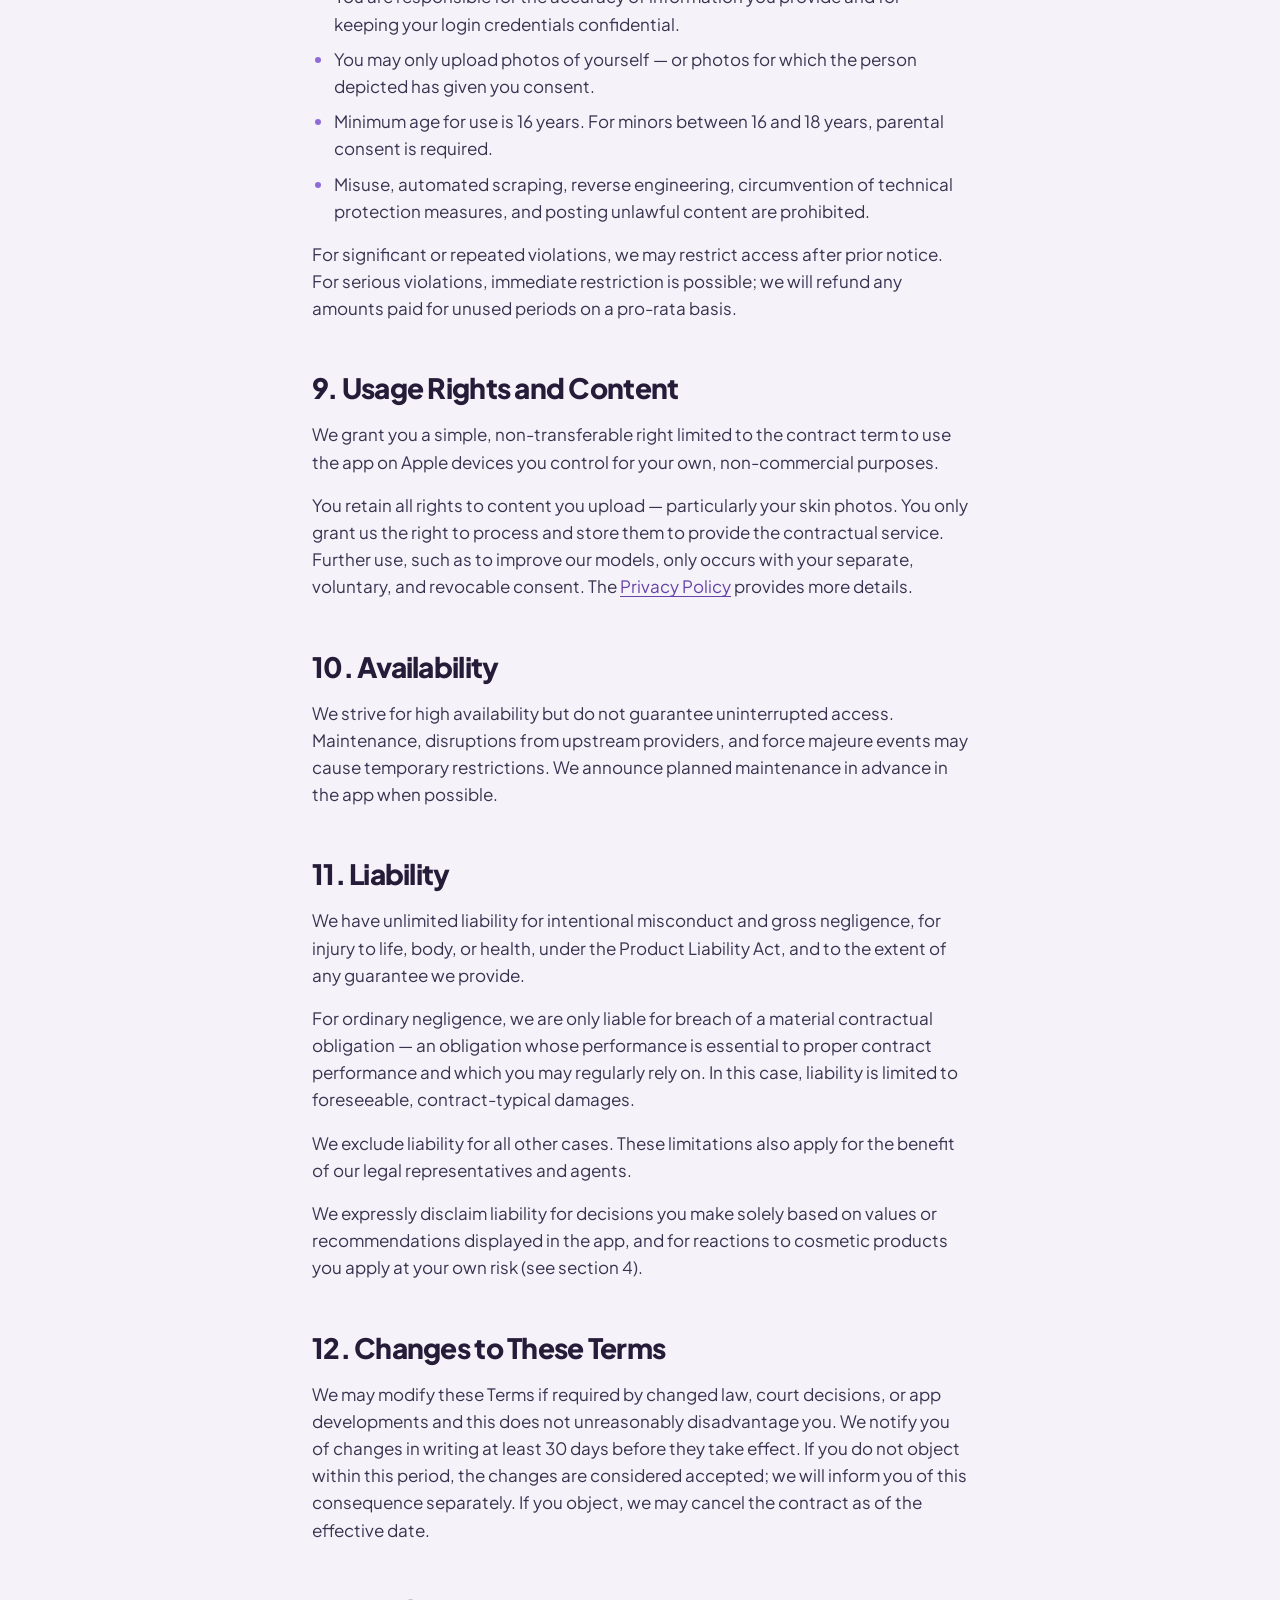
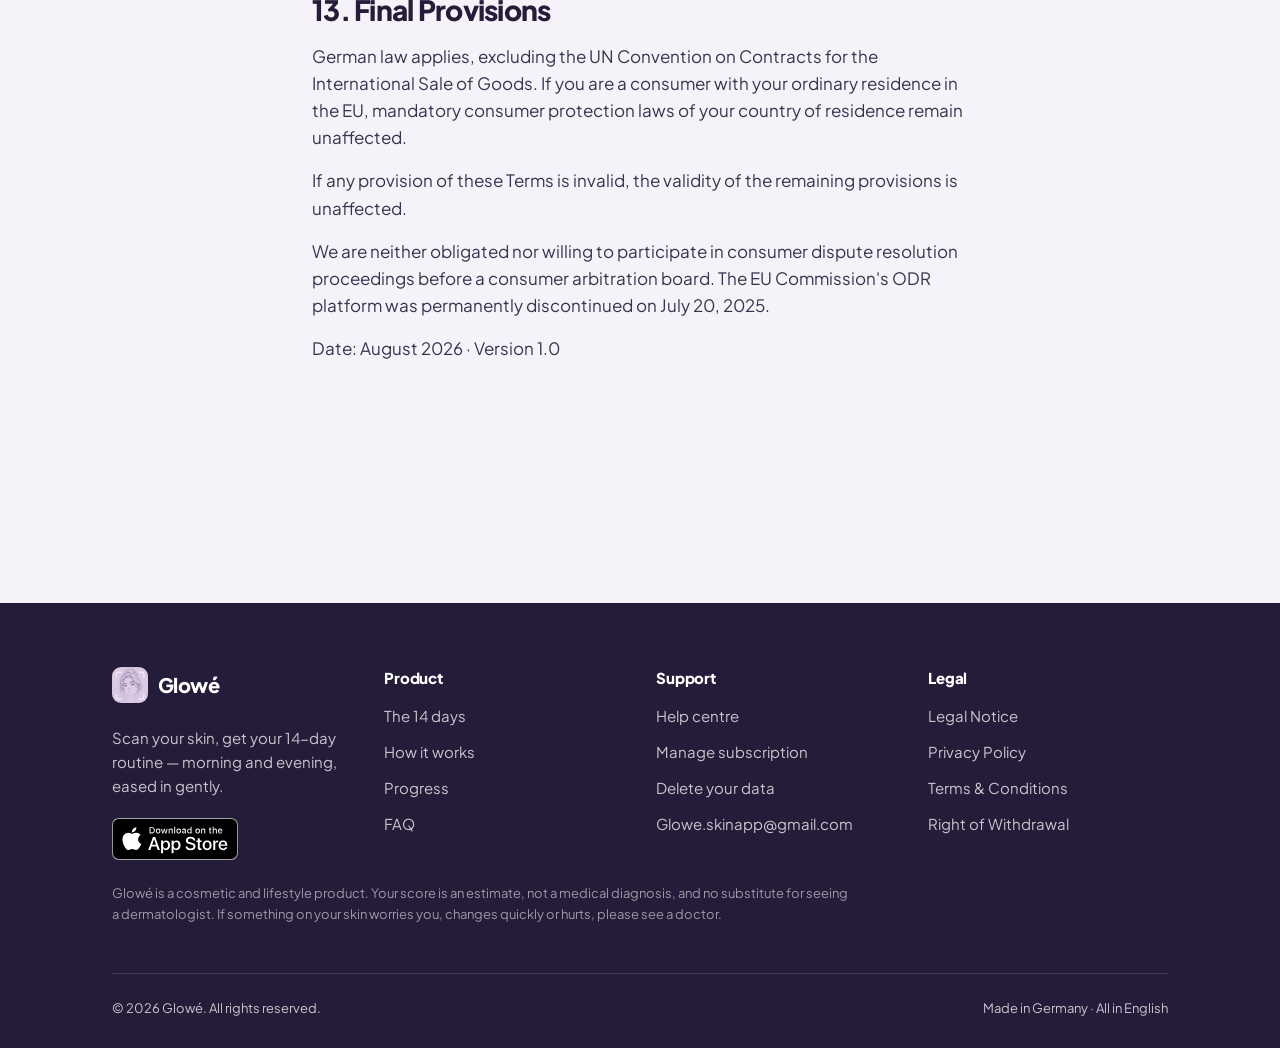
<file: agb.html>
<!doctype html>
<html lang="en">
  <head>
    <meta charset="utf-8" />
    <meta name="viewport" content="width=device-width, initial-scale=1" />
    <title>Terms & Conditions — Glowé</title>
    <meta name="description" content="Terms and conditions for the Glowé app: contract formation, Glowé Pro, cancellation, right of withdrawal and liability." />
    <meta name="robots" content="index, follow" />
    <link rel="canonical" href="https://glowe.app/agb.html" />
    <meta name="theme-color" content="#f5f3f9" />
    <meta name="apple-itunes-app" content="app-id=6787454842" />
    <meta property="og:type" content="website" />
    <meta property="og:site_name" content="Glowé" />
    <meta property="og:title" content="Terms & Conditions — Glowé" />
    <meta property="og:description" content="Terms and conditions for the Glowé app: contract formation, Glowé Pro, cancellation, right of withdrawal and liability." />
    <meta property="og:url" content="https://glowe.app/agb.html" />
    <link rel="preload" href="assets/fonts/plus-jakarta-sans-latin.woff2" as="font" type="font/woff2" crossorigin />
    <link rel="stylesheet" href="assets/css/style.css" />
    <link rel="icon" href="assets/img/glowe-icon.png" />
    <link rel="apple-touch-icon" href="assets/img/glowe-icon.png" />
  </head>

  <body>
    <a class="skip-link" href="#main">Skip to content</a>

    <header class="header">
      <div class="container header__inner">
        <a class="brand" href="index.html">
          <img class="brand__icon" src="assets/img/glowe-icon.png" alt="" width="36" height="36" />
          Glowé
        </a>

        <nav class="nav" aria-label="Main">
          <a href="index.html#plan">The 14 days</a>
          <a href="index.html#how">How it works</a>
          <a href="index.html#progress">Progress</a>
          <a href="support.html">Support</a>
        </nav>


        <button class="burger" type="button" aria-expanded="false" aria-controls="mobile-nav" aria-label="Open menu">
          <span></span>
        </button>
      </div>

      <div class="container">
        <nav class="mobile-nav" id="mobile-nav" hidden aria-label="Mobile">
          <a href="index.html#plan">The 14 days</a>
          <a href="index.html#how">How it works</a>
          <a href="index.html#progress">Progress</a>
          <a href="support.html">Support</a>
        </nav>
      </div>
    </header>

    <main id="main">
      <section class="page-head">
        <div class="container container--narrow">
          <span class="eyebrow reveal">Legal</span>
          <h1 class="reveal">Terms & Conditions</h1>
          <p class="reveal">
            For the use of the Glowé app and website glowe.app.
          </p>
        </div>
      </section>

      <section class="prose container container--narrow">
      <div class="callout reveal">
        <strong>Complete before going live.</strong> All fields marked with
        <code>[square brackets]</code> are placeholders and must be replaced with the
        provider's actual information. This page is a carefully structured template but not legal advice — have it reviewed by a lawyer before publication.
      </div>

        <nav class="toc reveal" aria-label="Table of Contents">
          <h2>Contents</h2>
          <ol>
            <li><a href="#geltung">Scope and Contracting Parties</a></li>
            <li><a href="#vertragsschluss">Contract Formation</a></li>
            <li><a href="#leistung">Service Description</a></li>
            <li><a href="#kein-medizinprodukt">Not a Medical Device</a></li>
            <li><a href="#abo">Glowé Pro: Term, Renewal, Cancellation</a></li>
            <li><a href="#preise">Prices and Payment</a></li>
            <li><a href="#widerruf">Consumer Right of Withdrawal</a></li>
            <li><a href="#pflichten">User Obligations</a></li>
            <li><a href="#rechte-inhalte">Usage Rights and Content</a></li>
            <li><a href="#verfuegbarkeit">Availability</a></li>
            <li><a href="#haftung">Liability</a></li>
            <li><a href="#aenderungen">Changes to These Terms</a></li>
            <li><a href="#schluss">Final Provisions</a></li>
          </ol>
        </nav>

        <h2 id="geltung">1. Scope and Contracting Parties</h2>
        <p>
          These Terms and Conditions apply to the use of the mobile application “Glowé” and the website glowe.app. The provider and contracting party is Doaa Attia (Sole Proprietorship), Wilhelm-Diess-Weg 3a, 94081 Fürstenzell (hereafter “we” or “Provider”). You can find the complete provider information in the <a href="impressum.html">Legal Notice</a>.
        </p>
        <p>
          Deviating terms and conditions of users do not become part of the contract unless we expressly agree to their application in writing.
        </p>
        <p>
          A consumer under these Terms is any natural person who concludes a legal transaction for purposes that are primarily neither a commercial nor a self-employed professional activity (§ 13 BGB).
        </p>

        <h2 id="vertragsschluss">2. Contract Formation</h2>
        <p>
          By downloading the app and creating an account, a free usage agreement for basic functions is concluded between you and us.
        </p>
        <p>
          A paid subscription (“Glowé Pro”) is formed when you select a subscription in the app and complete the purchase in Apple's confirmation dialog. The order is processed through the Apple App Store; Apple's terms apply as a supplement.
        </p>
        <p>
          We do not separately save the contract terms. You receive your receipt from Apple and can access it anytime in your Apple account.
        </p>

        <h2 id="leistung">3. Service Description</h2>
        <p>Glowé offers the following features in particular:</p>
        <ul>
          <li>
            camera-based evaluation of skin images with eight metrics on a scale of 0 to 100 (Overall, Texture, Redness, Pores, Evenness, Glow, Hydration, Blemishes),
          </li>
          <li>a derived 14-day routine plan with morning and evening steps,</li>
          <li>a progress display with streak and history over multiple scans,</li>
          <li>optional reminders via push notification.</li>
        </ul>
        <p>
          The feature set of the free version and the scope of Glowé Pro are clearly shown in the app before purchase. We continuously develop the app; individual features may change as long as the contract purpose is not materially impaired.
        </p>

        <h2 id="kein-medizinprodukt">4. Not a Medical Device, Not Medical Advice</h2>
        <div class="callout">
          <strong>Important.</strong> Glowé is a wellness and habit-tracking app. The app is not a medical device within the meaning of Regulation (EU) 2017/745 and is not intended for the detection, treatment, or relief of any disease.
        </div>
        <p>
          The values provided are a consistent measurement for your personal history, not a medical finding and not a diagnosis. They do not replace medical or dermatological advice. If you experience complaints, pain, bleeding, rapidly changing, or otherwise unusual skin changes, please consult a doctor. You should not make decisions about medications or treatments solely based on the app.
        </p>
        <p>
          Recommendations about ingredients and product categories are general guidance only. The app cannot definitively assess whether an ingredient is suitable for your skin — particularly not during pregnancy, breastfeeding, with known allergies, or with prescription medications.
        </p>

        <h2 id="abo">5. Glowé Pro: Term, Renewal, Cancellation</h2>
        <p>
          Glowé Pro is offered as a subscription with the term specified in the app (e.g., monthly or annually). The subscription <strong>automatically renews</strong> for the chosen term unless you cancel no later than 24 hours before the end of the current period.
        </p>
        <p>
          Cancellation is done through your Apple account subscription management: iPhone Settings → your name → Subscriptions → Glowé → Cancel Subscription. Cancellation within the app itself is not technically possible because billing is handled by Apple. After cancellation, you can continue using Glowé Pro until the end of your paid period.
        </p>
        <p>
          If a free trial is offered, it automatically converts to a paid subscription unless you cancel at least 24 hours before expiration. If you cancel during the trial, no charges apply.
        </p>

        <h2 id="preise">6. Prices and Payment</h2>
        <p>
          Prices shown in the app and App Store at the time of purchase apply. All prices are final prices and include statutory sales tax. The amount charged and the billing period are shown to you in Apple's confirmation dialog before purchase.
        </p>
        <p>
          Payment is processed exclusively through your Apple account. We do not receive payment information. Refunds are therefore at Apple's discretion and must be requested at
          <a href="https://reportaproblem.apple.com" rel="noopener">reportaproblem.apple.com</a>.
          Your statutory right of withdrawal under section 7 remains unaffected.
        </p>
        <p>
          Price changes for ongoing subscriptions are communicated to you in writing at least 30 days before they take effect. If you do not object or cancel by the effective date, the new price applies from your next renewal.
        </p>

        <h2 id="widerruf">7. Consumer Right of Withdrawal</h2>

        <h3>Right of Withdrawal Notice</h3>
        <p>
          <strong>Right of Withdrawal.</strong> You have the right to cancel this contract within fourteen days without giving any reason. The withdrawal period is fourteen days from the day the contract is formed.
        </p>
        <p>
          To exercise your right of withdrawal, you must inform us (Doaa Attia, Wilhelm-Diess-Weg 3a, 94081 Fürstenzell, Email:
          <a href="mailto:Glowe.skinapp@gmail.com">Glowe.skinapp@gmail.com</a>) by sending a clear statement (e.g., a letter sent by post or an email) of your decision to withdraw from this contract. You can use the sample withdrawal form below, but it is not required.
        </p>
        <p>
          To meet the withdrawal deadline, it is sufficient to send the notice of withdrawal before the withdrawal period expires.
        </p>
        <p>
          <strong>Consequences of Withdrawal.</strong> If you withdraw from this contract, we will refund all payments received from you promptly and in any case no later than fourteen days from the day we receive your withdrawal notice. We will use the same payment method you used in the original transaction unless we have agreed otherwise with you; you will not be charged any fees for this refund.
        </p>
        <div class="callout">
          <strong>Early Termination of Withdrawal Right.</strong> For digital content not delivered on a physical data carrier, the right of withdrawal expires if you have explicitly agreed that we may begin performance before the withdrawal period expires and you have confirmed your knowledge that you lose your right of withdrawal by this consent (§ 356 (5) BGB). We obtain this consent explicitly in the app before Glowé Pro is unlocked.
        </div>

        <h3>Sample Withdrawal Form</h3>
        <p class="prose__meta">
          (If you wish to withdraw from the contract, please fill out this form and send it back.)
        </p>
        <p>
          To: Doaa Attia, Wilhelm-Diess-Weg 3a, 94081 Fürstenzell, Email:
          <a href="mailto:Glowe.skinapp@gmail.com">Glowe.skinapp@gmail.com</a><br /><br />
          I/We (*) hereby withdraw from the contract concluded by me/us (*) for the purchase of the following goods (*) / for the provision of the following service (*)<br /><br />
          — Ordered on (*) / Received on (*): ………<br />
          — Name of consumer(s): ………<br />
          — Address of consumer(s): ………<br />
          — Signature of consumer(s) (only if notified on paper): ………<br />
          — Date: ………<br /><br />
          (*) Delete as appropriate.
        </p>

        <h2 id="pflichten">8. User Obligations</h2>
        <ul>
          <li>
            You are responsible for the accuracy of information you provide and for keeping your login credentials confidential.
          </li>
          <li>
            You may only upload photos of yourself — or photos for which the person depicted has given you consent.
          </li>
          <li>
            Minimum age for use is 16 years. For minors between 16 and 18 years, parental consent is required.
          </li>
          <li>
            Misuse, automated scraping, reverse engineering, circumvention of technical protection measures, and posting unlawful content are prohibited.
          </li>
        </ul>
        <p>
          For significant or repeated violations, we may restrict access after prior notice. For serious violations, immediate restriction is possible; we will refund any amounts paid for unused periods on a pro-rata basis.
        </p>

        <h2 id="rechte-inhalte">9. Usage Rights and Content</h2>
        <p>
          We grant you a simple, non-transferable right limited to the contract term to use the app on Apple devices you control for your own, non-commercial purposes.
        </p>
        <p>
          You retain all rights to content you upload — particularly your skin photos. You only grant us the right to process and store them to provide the contractual service. Further use, such as to improve our models, only occurs with your separate, voluntary, and revocable consent. The <a href="datenschutz.html">Privacy Policy</a> provides more details.
        </p>

        <h2 id="verfuegbarkeit">10. Availability</h2>
        <p>
          We strive for high availability but do not guarantee uninterrupted access. Maintenance, disruptions from upstream providers, and force majeure events may cause temporary restrictions. We announce planned maintenance in advance in the app when possible.
        </p>

        <h2 id="haftung">11. Liability</h2>
        <p>
          We have unlimited liability for intentional misconduct and gross negligence, for injury to life, body, or health, under the Product Liability Act, and to the extent of any guarantee we provide.
        </p>
        <p>
          For ordinary negligence, we are only liable for breach of a material contractual obligation — an obligation whose performance is essential to proper contract performance and which you may regularly rely on. In this case, liability is limited to foreseeable, contract-typical damages.
        </p>
        <p>
          We exclude liability for all other cases. These limitations also apply for the benefit of our legal representatives and agents.
        </p>
        <p>
          We expressly disclaim liability for decisions you make solely based on values or recommendations displayed in the app, and for reactions to cosmetic products you apply at your own risk (see section 4).
        </p>

        <h2 id="aenderungen">12. Changes to These Terms</h2>
        <p>
          We may modify these Terms if required by changed law, court decisions, or app developments and this does not unreasonably disadvantage you. We notify you of changes in writing at least 30 days before they take effect. If you do not object within this period, the changes are considered accepted; we will inform you of this consequence separately. If you object, we may cancel the contract as of the effective date.
        </p>

        <h2 id="schluss">13. Final Provisions</h2>
        <p>
          German law applies, excluding the UN Convention on Contracts for the International Sale of Goods. If you are a consumer with your ordinary residence in the EU, mandatory consumer protection laws of your country of residence remain unaffected.
        </p>
        <p>
          If any provision of these Terms is invalid, the validity of the remaining provisions is unaffected.
        </p>
        <p>
          We are neither obligated nor willing to participate in consumer dispute resolution proceedings before a consumer arbitration board. The EU Commission's ODR platform was permanently discontinued on July 20, 2025.
        </p>
        <p class="prose__meta">Date: August 2026 · Version 1.0</p>
      </section>
    </main>

    <footer class="footer">
      <div class="container">
        <div class="footer__grid">
          <div>
            <a class="brand" href="index.html">
              <img class="brand__icon" src="assets/img/glowe-icon.png" alt="" width="36" height="36" />
              Glowé
            </a>
            <p class="footer__tagline">
              Scan your skin, get your 14-day routine — morning and evening, eased in gently.
            </p>
            <p style="margin-top: 1.25rem">
              <a class="appstore appstore--sm" href="https://apps.apple.com/app/id6787454842">
                <img src="assets/img/appstore-badge.svg" alt="Download Glowé on the App Store" width="126" height="42" />
              </a>
            </p>
          </div>

          <div>
            <h4>Product</h4>
            <ul>
              <li><a href="index.html#plan">The 14 days</a></li>
              <li><a href="index.html#how">How it works</a></li>
              <li><a href="index.html#progress">Progress</a></li>
              <li><a href="index.html#faq">FAQ</a></li>
            </ul>
          </div>

          <div>
            <h4>Support</h4>
            <ul>
              <li><a href="support.html">Help centre</a></li>
              <li><a href="support.html#subscription">Manage subscription</a></li>
              <li><a href="support.html#delete">Delete your data</a></li>
              <li><a href="mailto:Glowe.skinapp@gmail.com">Glowe.skinapp@gmail.com</a></li>
            </ul>
          </div>

          <div>
            <h4>Legal</h4>
            <ul>
              <li><a href="impressum.html">Legal Notice</a></li>
              <li><a href="datenschutz.html">Privacy Policy</a></li>
              <li><a href="agb.html">Terms & Conditions</a></li>
              <li><a href="agb.html#widerruf">Right of Withdrawal</a></li>
            </ul>
          </div>
        </div>

        <p class="footer__legal-note">
          Glowé is a cosmetic and lifestyle product. Your score is an estimate, not a medical
          diagnosis, and no substitute for seeing a dermatologist. If something on your skin worries
          you, changes quickly or hurts, please see a doctor.
        </p>

        <div class="footer__bottom">
          <span>© <span data-year>2026</span> Glowé. All rights reserved.</span>
          <span>Made in Germany · All in English</span>
        </div>
      </div>
    </footer>

    <script src="assets/js/main.js" defer></script>
  </body>
</html>
</file>
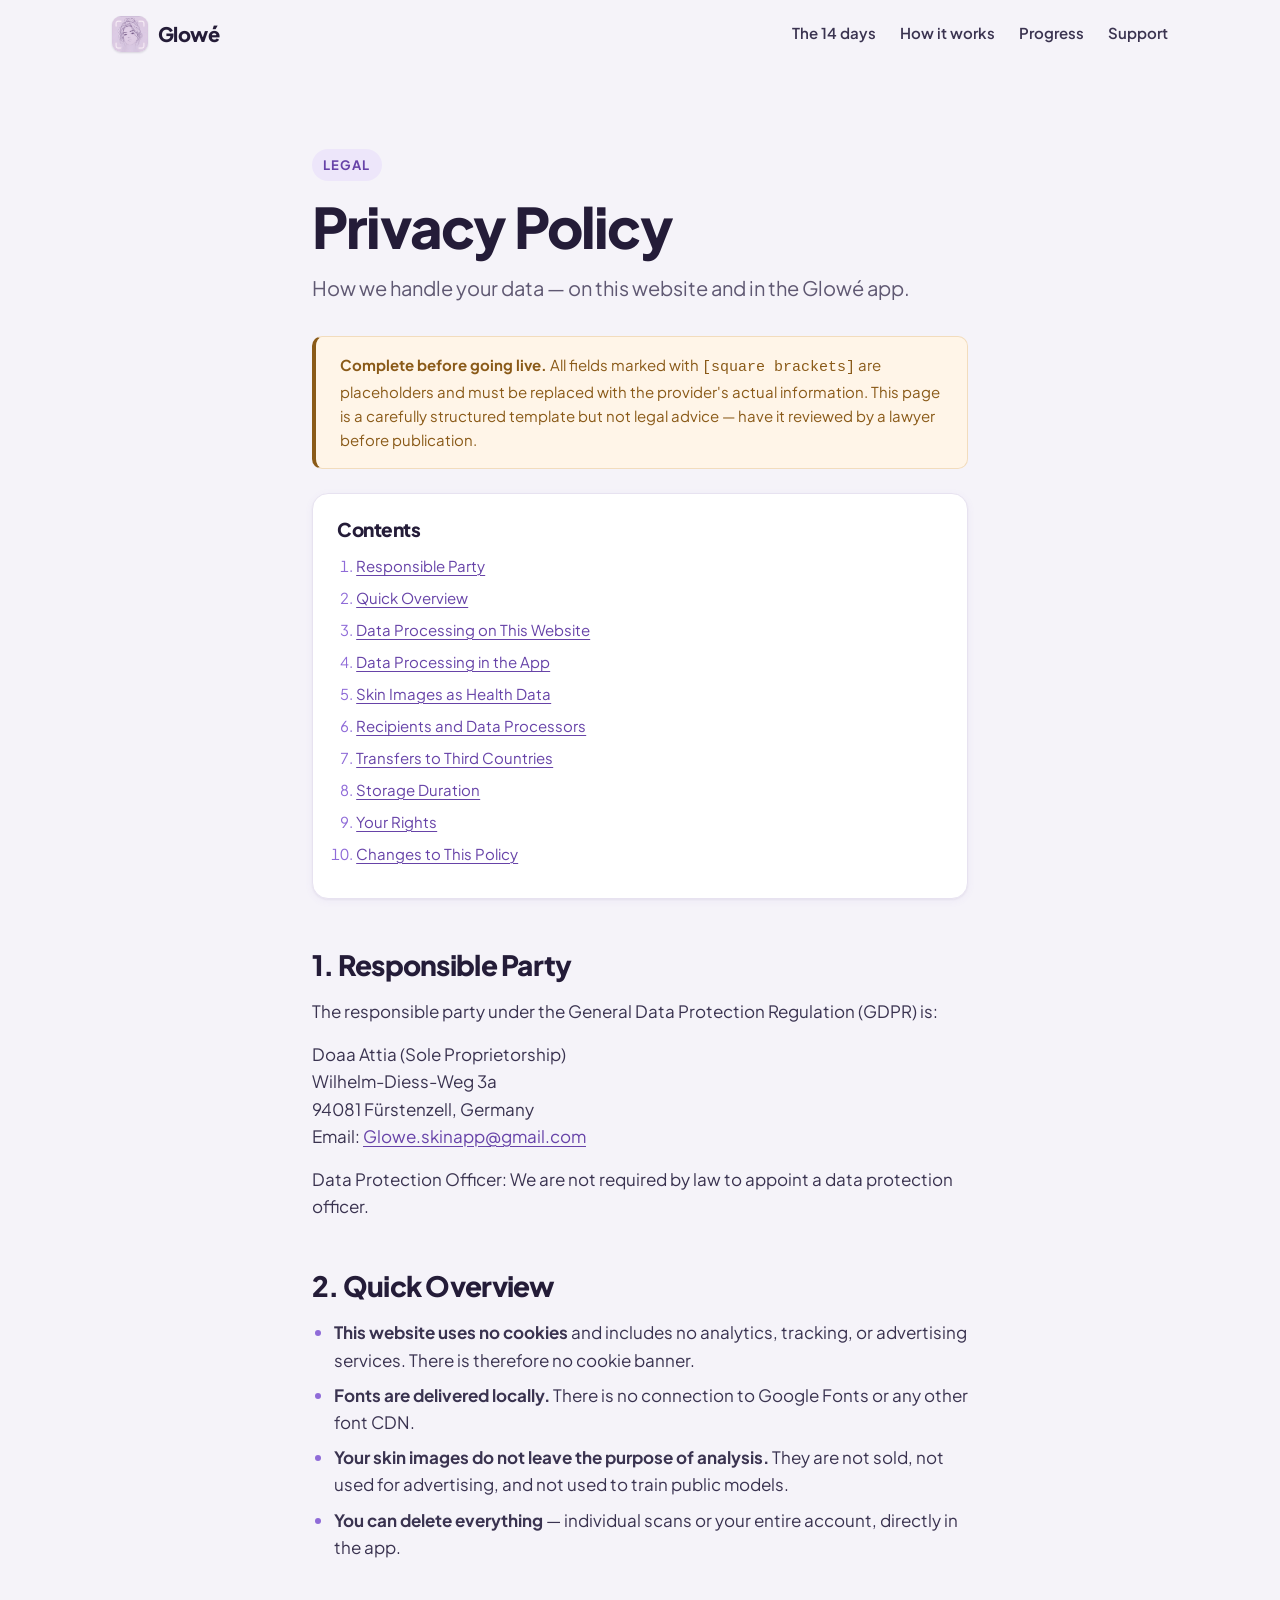
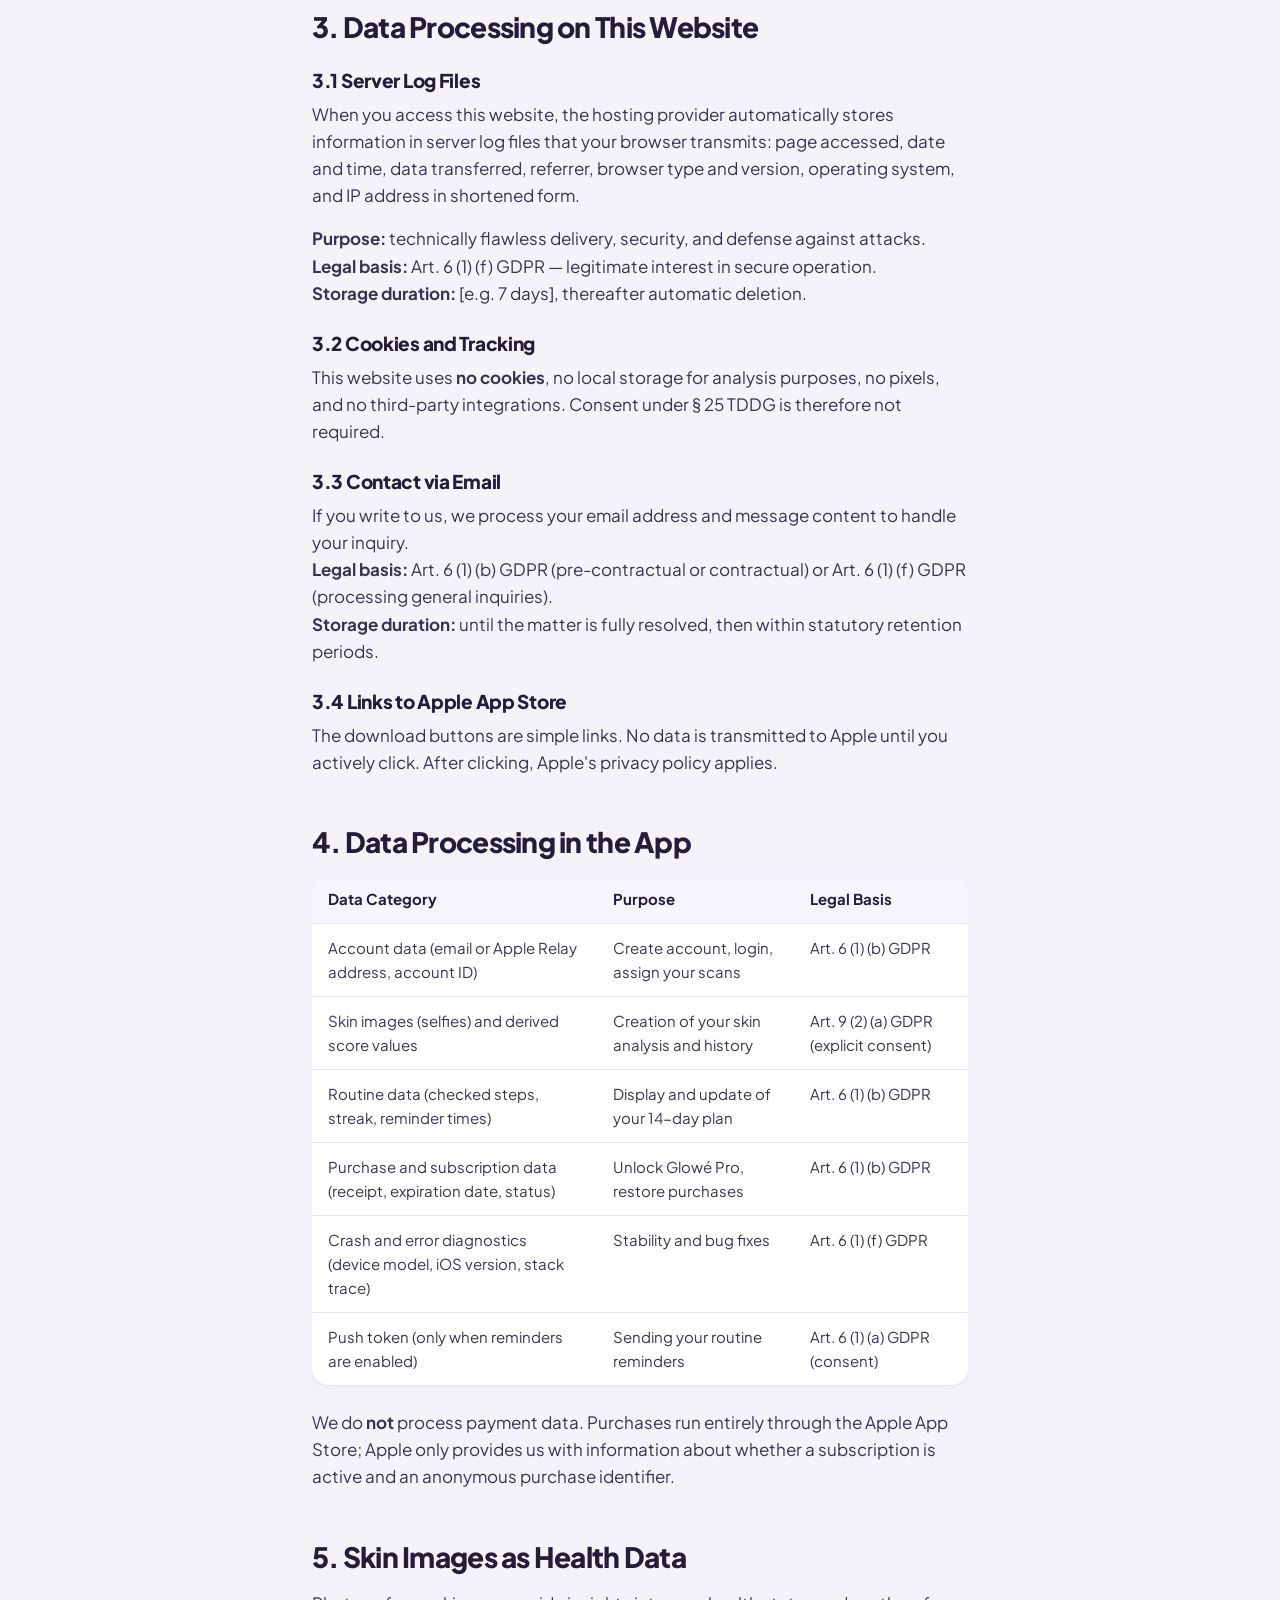
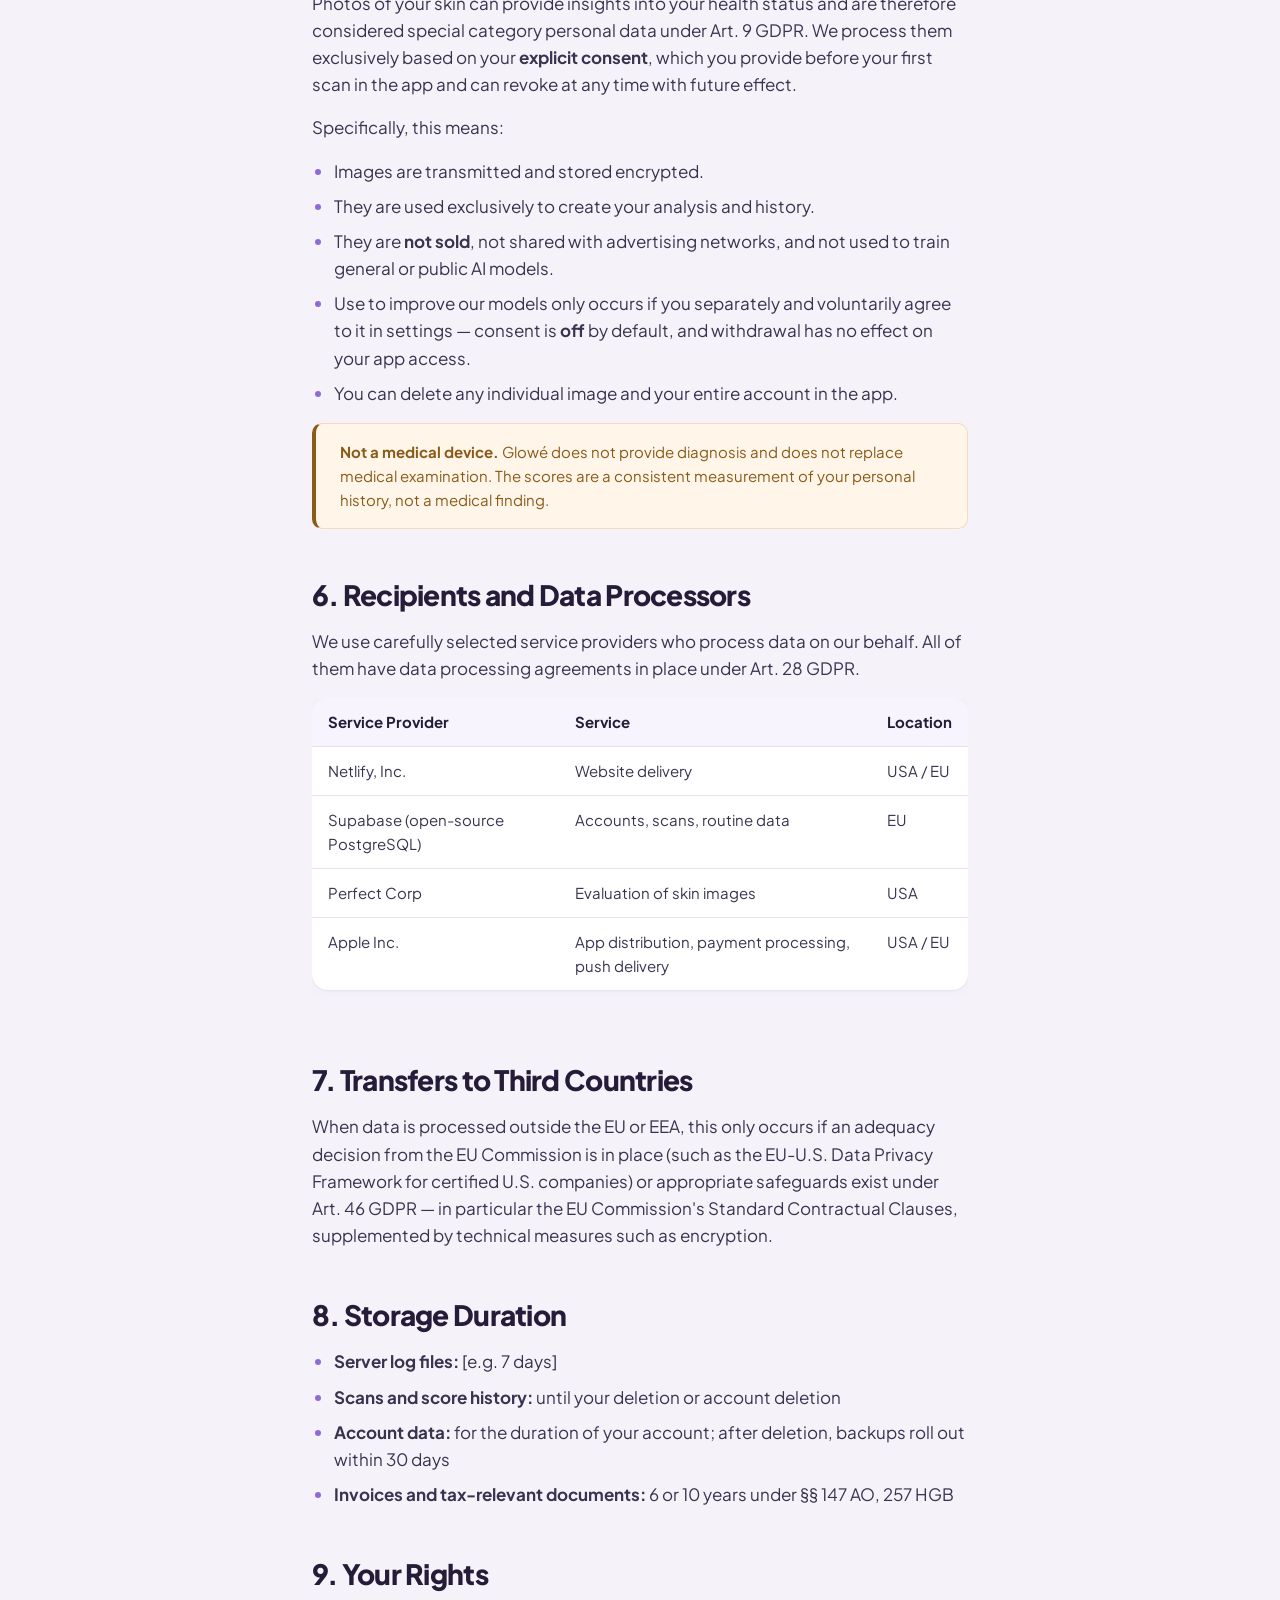
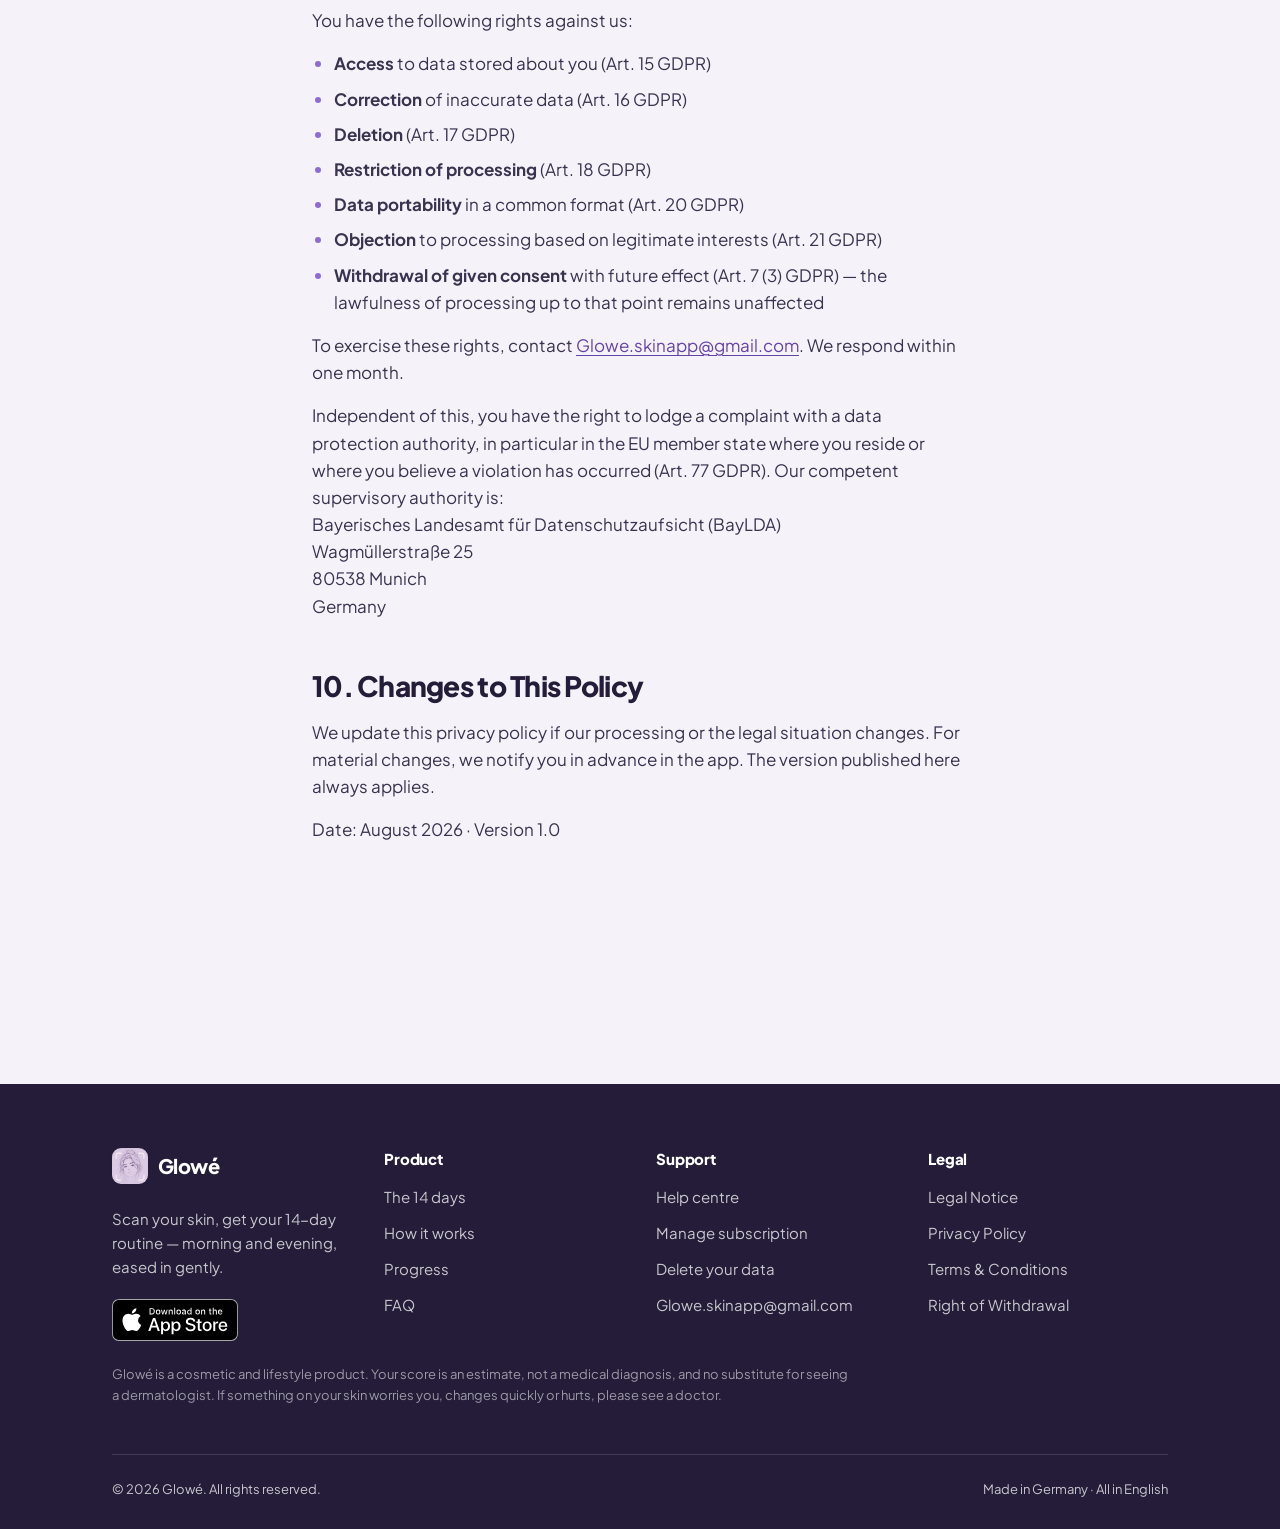
<file: datenschutz.html>
<!doctype html>
<html lang="en">
  <head>
    <meta charset="utf-8" />
    <meta name="viewport" content="width=device-width, initial-scale=1" />
    <title>Privacy Policy — Glowé</title>
    <meta name="description" content="How Glowé handles your data: website without cookies and tracking, skin images as health data under Art. 9 GDPR, your rights and how to delete everything." />
    <meta name="robots" content="index, follow" />
    <link rel="canonical" href="https://glowe.app/datenschutz.html" />
    <meta name="theme-color" content="#f5f3f9" />
    <meta name="apple-itunes-app" content="app-id=6787454842" />
    <meta property="og:type" content="website" />
    <meta property="og:site_name" content="Glowé" />
    <meta property="og:title" content="Privacy Policy — Glowé" />
    <meta property="og:description" content="How Glowé handles your data: website without cookies and tracking, skin images as health data under Art. 9 GDPR, your rights and how to delete everything." />
    <meta property="og:url" content="https://glowe.app/datenschutz.html" />
    <link rel="preload" href="assets/fonts/plus-jakarta-sans-latin.woff2" as="font" type="font/woff2" crossorigin />
    <link rel="stylesheet" href="assets/css/style.css" />
    <link rel="icon" href="assets/img/glowe-icon.png" />
    <link rel="apple-touch-icon" href="assets/img/glowe-icon.png" />
  </head>

  <body>
    <a class="skip-link" href="#main">Skip to content</a>

    <header class="header">
      <div class="container header__inner">
        <a class="brand" href="index.html">
          <img class="brand__icon" src="assets/img/glowe-icon.png" alt="" width="36" height="36" />
          Glowé
        </a>

        <nav class="nav" aria-label="Main">
          <a href="index.html#plan">The 14 days</a>
          <a href="index.html#how">How it works</a>
          <a href="index.html#progress">Progress</a>
          <a href="support.html">Support</a>
        </nav>


        <button class="burger" type="button" aria-expanded="false" aria-controls="mobile-nav" aria-label="Open menu">
          <span></span>
        </button>
      </div>

      <div class="container">
        <nav class="mobile-nav" id="mobile-nav" hidden aria-label="Mobile">
          <a href="index.html#plan">The 14 days</a>
          <a href="index.html#how">How it works</a>
          <a href="index.html#progress">Progress</a>
          <a href="support.html">Support</a>
        </nav>
      </div>
    </header>

    <main id="main">
      <section class="page-head">
        <div class="container container--narrow">
          <span class="eyebrow reveal">Legal</span>
          <h1 class="reveal">Privacy Policy</h1>
          <p class="reveal">
            How we handle your data — on this website and in the Glowé app.
          </p>
        </div>
      </section>

      <section class="prose container container--narrow">
      <div class="callout reveal">
        <strong>Complete before going live.</strong> All fields marked with
        <code>[square brackets]</code> are placeholders and must be replaced with the
        provider's actual information. This page is a carefully structured template but not legal advice — have it reviewed by a lawyer before publication.
      </div>

        <nav class="toc reveal" aria-label="Table of Contents">
          <h2>Contents</h2>
          <ol>
            <li><a href="#verantwortlicher">Responsible Party</a></li>
            <li><a href="#ueberblick">Quick Overview</a></li>
            <li><a href="#website">Data Processing on This Website</a></li>
            <li><a href="#app">Data Processing in the App</a></li>
            <li><a href="#gesundheitsdaten">Skin Images as Health Data</a></li>
            <li><a href="#empfaenger">Recipients and Data Processors</a></li>
            <li><a href="#drittland">Transfers to Third Countries</a></li>
            <li><a href="#speicherdauer">Storage Duration</a></li>
            <li><a href="#rechte">Your Rights</a></li>
            <li><a href="#aenderungen">Changes to This Policy</a></li>
          </ol>
        </nav>

        <h2 id="verantwortlicher">1. Responsible Party</h2>
        <p>
          The responsible party under the General Data Protection Regulation (GDPR) is:
        </p>
        <p>
          Doaa Attia (Sole Proprietorship)<br />
          Wilhelm-Diess-Weg 3a<br />
          94081 Fürstenzell, Germany<br />
          Email: <a href="mailto:Glowe.skinapp@gmail.com">Glowe.skinapp@gmail.com</a>
        </p>
        <p>
          Data Protection Officer: We are not required by law to appoint a data protection officer.
        </p>

        <h2 id="ueberblick">2. Quick Overview</h2>
        <ul>
          <li>
            <strong>This website uses no cookies</strong> and includes no analytics, tracking, or advertising services. There is therefore no cookie banner.
          </li>
          <li>
            <strong>Fonts are delivered locally.</strong> There is no connection to Google Fonts or any other font CDN.
          </li>
          <li>
            <strong>Your skin images do not leave the purpose of analysis.</strong> They are not sold, not used for advertising, and not used to train public models.
          </li>
          <li>
            <strong>You can delete everything</strong> — individual scans or your entire account, directly in the app.
          </li>
        </ul>

        <h2 id="website">3. Data Processing on This Website</h2>

        <h3>3.1 Server Log Files</h3>
        <p>
          When you access this website, the hosting provider automatically stores information in server log files that your browser transmits: page accessed, date and time, data transferred, referrer, browser type and version, operating system, and IP address in shortened form.
        </p>
        <p>
          <strong>Purpose:</strong> technically flawless delivery, security, and defense against attacks.<br />
          <strong>Legal basis:</strong> Art. 6 (1) (f) GDPR — legitimate interest in secure operation.<br />
          <strong>Storage duration:</strong> [e.g. 7 days], thereafter automatic deletion.
        </p>

        <h3>3.2 Cookies and Tracking</h3>
        <p>
          This website uses <strong>no cookies</strong>, no local storage for analysis purposes, no pixels, and no third-party integrations. Consent under § 25 TDDG is therefore not required.
        </p>

        <h3>3.3 Contact via Email</h3>
        <p>
          If you write to us, we process your email address and message content to handle your inquiry.<br />
          <strong>Legal basis:</strong> Art. 6 (1) (b) GDPR (pre-contractual or contractual) or Art. 6 (1) (f) GDPR (processing general inquiries).<br />
          <strong>Storage duration:</strong> until the matter is fully resolved, then within statutory retention periods.
        </p>

        <h3>3.4 Links to Apple App Store</h3>
        <p>
          The download buttons are simple links. No data is transmitted to Apple until you actively click. After clicking, Apple's privacy policy applies.
        </p>

        <h2 id="app">4. Data Processing in the App</h2>

        <div class="table-wrap">
          <table class="datatable">
            <thead>
              <tr>
                <th scope="col">Data Category</th>
                <th scope="col">Purpose</th>
                <th scope="col">Legal Basis</th>
              </tr>
            </thead>
            <tbody>
              <tr>
                <td>Account data (email or Apple Relay address, account ID)</td>
                <td>Create account, login, assign your scans</td>
                <td>Art. 6 (1) (b) GDPR</td>
              </tr>
              <tr>
                <td>Skin images (selfies) and derived score values</td>
                <td>Creation of your skin analysis and history</td>
                <td>Art. 9 (2) (a) GDPR (explicit consent)</td>
              </tr>
              <tr>
                <td>Routine data (checked steps, streak, reminder times)</td>
                <td>Display and update of your 14-day plan</td>
                <td>Art. 6 (1) (b) GDPR</td>
              </tr>
              <tr>
                <td>Purchase and subscription data (receipt, expiration date, status)</td>
                <td>Unlock Glowé Pro, restore purchases</td>
                <td>Art. 6 (1) (b) GDPR</td>
              </tr>
              <tr>
                <td>Crash and error diagnostics (device model, iOS version, stack trace)</td>
                <td>Stability and bug fixes</td>
                <td>Art. 6 (1) (f) GDPR</td>
              </tr>
              <tr>
                <td>Push token (only when reminders are enabled)</td>
                <td>Sending your routine reminders</td>
                <td>Art. 6 (1) (a) GDPR (consent)</td>
              </tr>
            </tbody>
          </table>
        </div>

        <p>
          We do <strong>not</strong> process payment data. Purchases run entirely through the Apple App Store; Apple only provides us with information about whether a subscription is active and an anonymous purchase identifier.
        </p>

        <h2 id="gesundheitsdaten">5. Skin Images as Health Data</h2>
        <p>
          Photos of your skin can provide insights into your health status and are therefore considered special category personal data under Art. 9 GDPR. We process them exclusively based on your <strong>explicit consent</strong>, which you provide before your first scan in the app and can revoke at any time with future effect.
        </p>
        <p>Specifically, this means:</p>
        <ul>
          <li>Images are transmitted and stored encrypted.</li>
          <li>
            They are used exclusively to create your analysis and history.
          </li>
          <li>
            They are <strong>not sold</strong>, not shared with advertising networks, and not used to train general or public AI models.
          </li>
          <li>
            Use to improve our models only occurs if you separately and voluntarily agree to it in settings — consent is <strong>off</strong> by default, and withdrawal has no effect on your app access.
          </li>
          <li>You can delete any individual image and your entire account in the app.</li>
        </ul>
        <div class="callout">
          <strong>Not a medical device.</strong> Glowé does not provide diagnosis and does not replace medical examination. The scores are a consistent measurement of your personal history, not a medical finding.
        </div>

        <h2 id="empfaenger">6. Recipients and Data Processors</h2>
        <p>
          We use carefully selected service providers who process data on our behalf. All of them have data processing agreements in place under Art. 28 GDPR.
        </p>
        <div class="table-wrap">
          <table class="datatable">
            <thead>
              <tr>
                <th scope="col">Service Provider</th>
                <th scope="col">Service</th>
                <th scope="col">Location</th>
              </tr>
            </thead>
            <tbody>
              <tr>
                <td>Netlify, Inc.</td>
                <td>Website delivery</td>
                <td>USA / EU</td>
              </tr>
              <tr>
                <td>Supabase (open-source PostgreSQL)</td>
                <td>Accounts, scans, routine data</td>
                <td>EU</td>
              </tr>
              <tr>
                <td>Perfect Corp</td>
                <td>Evaluation of skin images</td>
                <td>USA</td>
              </tr>
              <tr>
                <td>Apple Inc.</td>
                <td>App distribution, payment processing, push delivery</td>
                <td>USA / EU</td>
              </tr>
            </tbody>
          </table>
        </div>

        <h2 id="drittland">7. Transfers to Third Countries</h2>
        <p>
          When data is processed outside the EU or EEA, this only occurs if an adequacy decision from the EU Commission is in place (such as the EU-U.S. Data Privacy Framework for certified U.S. companies) or appropriate safeguards exist under Art. 46 GDPR — in particular the EU Commission's Standard Contractual Clauses, supplemented by technical measures such as encryption.
        </p>

        <h2 id="speicherdauer">8. Storage Duration</h2>
        <ul>
          <li><strong>Server log files:</strong> [e.g. 7 days]</li>
          <li>
            <strong>Scans and score history:</strong> until your deletion or account deletion
          </li>
          <li>
            <strong>Account data:</strong> for the duration of your account; after deletion, backups roll out within 30 days
          </li>
          <li>
            <strong>Invoices and tax-relevant documents:</strong> 6 or 10 years under §§ 147 AO, 257 HGB
          </li>
        </ul>

        <h2 id="rechte">9. Your Rights</h2>
        <p>You have the following rights against us:</p>
        <ul>
          <li><strong>Access</strong> to data stored about you (Art. 15 GDPR)</li>
          <li><strong>Correction</strong> of inaccurate data (Art. 16 GDPR)</li>
          <li><strong>Deletion</strong> (Art. 17 GDPR)</li>
          <li><strong>Restriction of processing</strong> (Art. 18 GDPR)</li>
          <li><strong>Data portability</strong> in a common format (Art. 20 GDPR)</li>
          <li>
            <strong>Objection</strong> to processing based on legitimate interests (Art. 21 GDPR)
          </li>
          <li>
            <strong>Withdrawal of given consent</strong> with future effect (Art. 7 (3) GDPR) — the lawfulness of processing up to that point remains unaffected
          </li>
        </ul>
        <p>
          To exercise these rights, contact <a href="mailto:Glowe.skinapp@gmail.com">Glowe.skinapp@gmail.com</a>. We respond within one month.
        </p>
        <p>
          Independent of this, you have the right to lodge a complaint with a data protection authority, in particular in the EU member state where you reside or where you believe a violation has occurred (Art. 77 GDPR). Our competent supervisory authority is:<br />
          Bayerisches Landesamt für Datenschutzaufsicht (BayLDA)<br />
          Wagmüllerstraße 25<br />
          80538 Munich<br />
          Germany
        </p>

        <h2 id="aenderungen">10. Changes to This Policy</h2>
        <p>
          We update this privacy policy if our processing or the legal situation changes. For material changes, we notify you in advance in the app. The version published here always applies.
        </p>
        <p class="prose__meta">Date: August 2026 · Version 1.0</p>
      </section>
    </main>

    <footer class="footer">
      <div class="container">
        <div class="footer__grid">
          <div>
            <a class="brand" href="index.html">
              <img class="brand__icon" src="assets/img/glowe-icon.png" alt="" width="36" height="36" />
              Glowé
            </a>
            <p class="footer__tagline">
              Scan your skin, get your 14-day routine — morning and evening, eased in gently.
            </p>
            <p style="margin-top: 1.25rem">
              <a class="appstore appstore--sm" href="https://apps.apple.com/app/id6787454842">
                <img src="assets/img/appstore-badge.svg" alt="Download Glowé on the App Store" width="126" height="42" />
              </a>
            </p>
          </div>

          <div>
            <h4>Product</h4>
            <ul>
              <li><a href="index.html#plan">The 14 days</a></li>
              <li><a href="index.html#how">How it works</a></li>
              <li><a href="index.html#progress">Progress</a></li>
              <li><a href="index.html#faq">FAQ</a></li>
            </ul>
          </div>

          <div>
            <h4>Support</h4>
            <ul>
              <li><a href="support.html">Help centre</a></li>
              <li><a href="support.html#subscription">Manage subscription</a></li>
              <li><a href="support.html#delete">Delete your data</a></li>
              <li><a href="mailto:Glowe.skinapp@gmail.com">Glowe.skinapp@gmail.com</a></li>
            </ul>
          </div>

          <div>
            <h4>Legal</h4>
            <ul>
              <li><a href="impressum.html">Legal Notice</a></li>
              <li><a href="datenschutz.html">Privacy Policy</a></li>
              <li><a href="agb.html">Terms & Conditions</a></li>
              <li><a href="agb.html#widerruf">Right of Withdrawal</a></li>
            </ul>
          </div>
        </div>

        <p class="footer__legal-note">
          Glowé is a cosmetic and lifestyle product. Your score is an estimate, not a medical
          diagnosis, and no substitute for seeing a dermatologist. If something on your skin worries
          you, changes quickly or hurts, please see a doctor.
        </p>

        <div class="footer__bottom">
          <span>© <span data-year>2026</span> Glowé. All rights reserved.</span>
          <span>Made in Germany · All in English</span>
        </div>
      </div>
    </footer>

    <script src="assets/js/main.js" defer></script>
  </body>
</html>
</file>
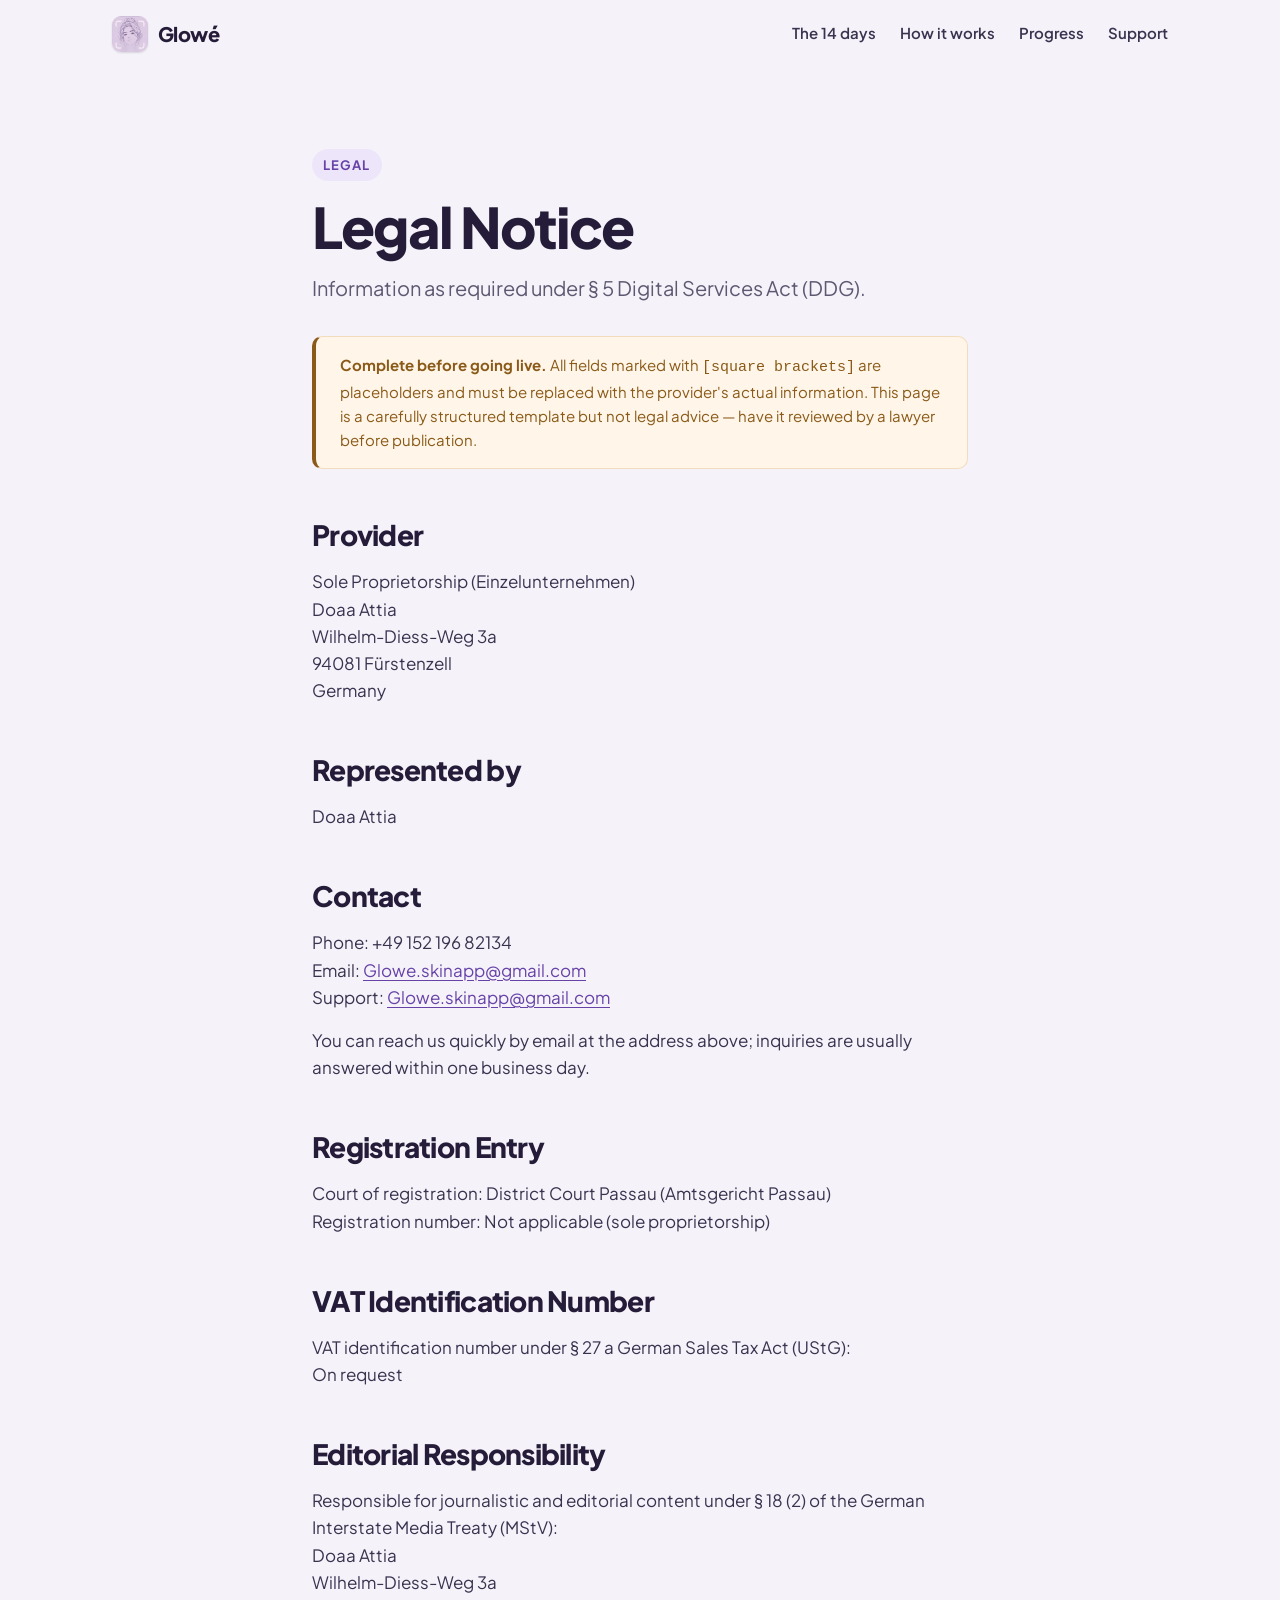
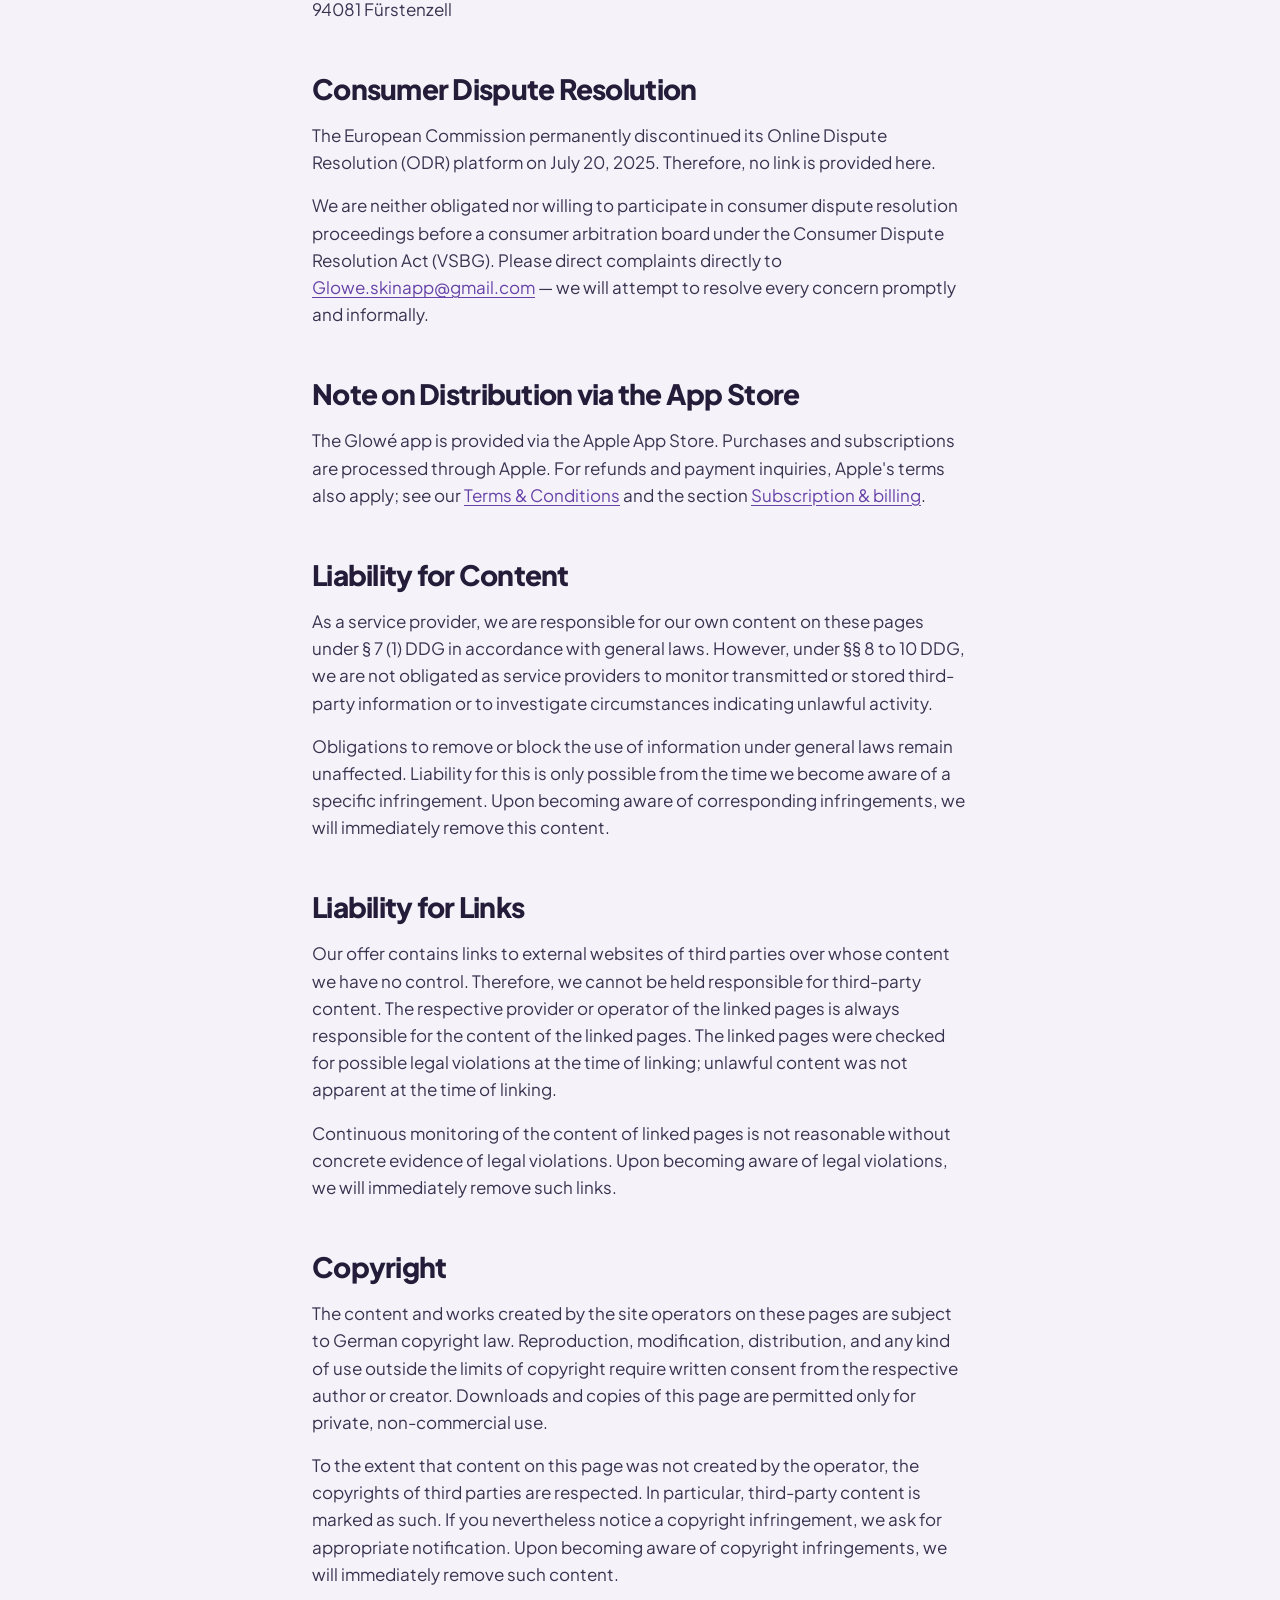
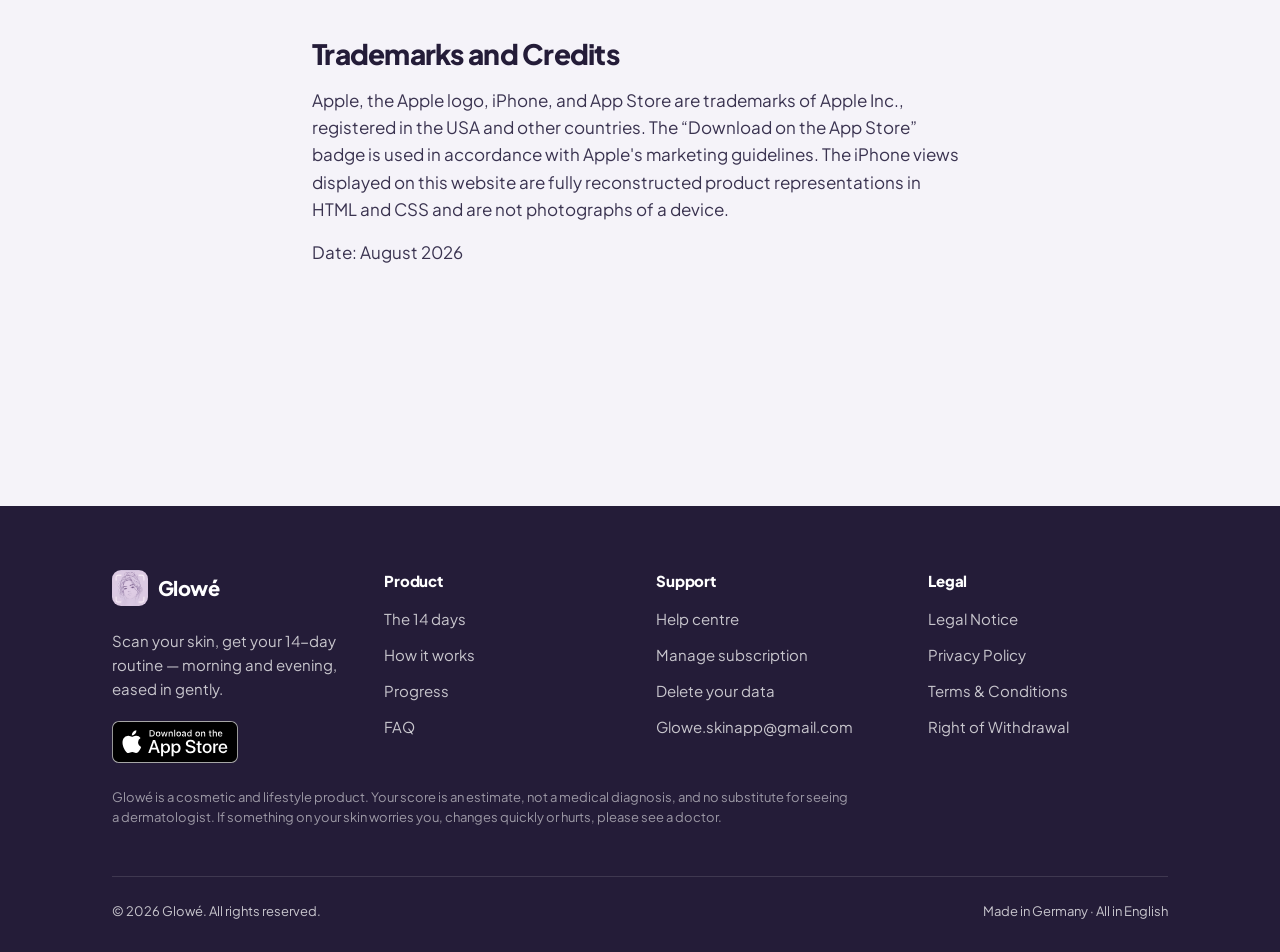
<file: impressum.html>
<!doctype html>
<html lang="en">
  <head>
    <meta charset="utf-8" />
    <meta name="viewport" content="width=device-width, initial-scale=1" />
    <title>Legal Notice — Glowé</title>
    <meta name="description" content="Provider information under § 5 DDG, contact details, registration data and liability information for glowe.app." />
    <meta name="robots" content="index, follow" />
    <link rel="canonical" href="https://glowe.app/impressum.html" />
    <meta name="theme-color" content="#f5f3f9" />
    <meta name="apple-itunes-app" content="app-id=6787454842" />
    <meta property="og:type" content="website" />
    <meta property="og:site_name" content="Glowé" />
    <meta property="og:title" content="Legal Notice — Glowé" />
    <meta property="og:description" content="Provider information under § 5 DDG, contact details, registration data and liability information for glowe.app." />
    <meta property="og:url" content="https://glowe.app/impressum.html" />
    <link rel="preload" href="assets/fonts/plus-jakarta-sans-latin.woff2" as="font" type="font/woff2" crossorigin />
    <link rel="stylesheet" href="assets/css/style.css" />
    <link rel="icon" href="assets/img/glowe-icon.png" />
    <link rel="apple-touch-icon" href="assets/img/glowe-icon.png" />
  </head>

  <body>
    <a class="skip-link" href="#main">Skip to content</a>

    <header class="header">
      <div class="container header__inner">
        <a class="brand" href="index.html">
          <img class="brand__icon" src="assets/img/glowe-icon.png" alt="" width="36" height="36" />
          Glowé
        </a>

        <nav class="nav" aria-label="Main">
          <a href="index.html#plan">The 14 days</a>
          <a href="index.html#how">How it works</a>
          <a href="index.html#progress">Progress</a>
          <a href="support.html">Support</a>
        </nav>


        <button class="burger" type="button" aria-expanded="false" aria-controls="mobile-nav" aria-label="Open menu">
          <span></span>
        </button>
      </div>

      <div class="container">
        <nav class="mobile-nav" id="mobile-nav" hidden aria-label="Mobile">
          <a href="index.html#plan">The 14 days</a>
          <a href="index.html#how">How it works</a>
          <a href="index.html#progress">Progress</a>
          <a href="support.html">Support</a>
        </nav>
      </div>
    </header>

    <main id="main">
      <section class="page-head">
        <div class="container container--narrow">
          <span class="eyebrow reveal">Legal</span>
          <h1 class="reveal">Legal Notice</h1>
          <p class="reveal">Information as required under § 5 Digital Services Act (DDG).</p>
        </div>
      </section>

      <section class="prose container container--narrow">
      <div class="callout reveal">
        <strong>Complete before going live.</strong> All fields marked with
        <code>[square brackets]</code> are placeholders and must be replaced with the
        provider's actual information. This page is a carefully structured template but not legal advice — have it reviewed by a lawyer before publication.
      </div>

        <h2 id="anbieter">Provider</h2>
        <p>
          Sole Proprietorship (Einzelunternehmen)<br />
          Doaa Attia<br />
          Wilhelm-Diess-Weg 3a<br />
          94081 Fürstenzell<br />
          Germany
        </p>

        <h2 id="vertretung">Represented by</h2>
        <p>Doaa Attia</p>

        <h2 id="kontakt">Contact</h2>
        <p>
          Phone: +49 152 196 82134<br />
          Email: <a href="mailto:Glowe.skinapp@gmail.com">Glowe.skinapp@gmail.com</a><br />
          Support: <a href="mailto:Glowe.skinapp@gmail.com">Glowe.skinapp@gmail.com</a>
        </p>
        <p class="prose__meta">
          You can reach us quickly by email at the address above; inquiries are usually answered within one business day.
        </p>

        <h2 id="register">Registration Entry</h2>
        <p>
          Court of registration: District Court Passau (Amtsgericht Passau)<br />
          Registration number: Not applicable (sole proprietorship)
        </p>

        <h2 id="ust">VAT Identification Number</h2>
        <p>
          VAT identification number under § 27&nbsp;a German Sales Tax Act (UStG):<br />
          On request
        </p>

        <h2 id="mstv">Editorial Responsibility</h2>
        <p>
          Responsible for journalistic and editorial content under § 18 (2) of the German Interstate Media Treaty (MStV):<br />
          Doaa Attia<br />
          Wilhelm-Diess-Weg 3a<br />
          94081 Fürstenzell
        </p>

        <h2 id="streit">Consumer Dispute Resolution</h2>
        <p>
          The European Commission permanently discontinued its Online Dispute Resolution (ODR) platform on July 20, 2025. Therefore, no link is provided here.
        </p>
        <p>
          We are neither obligated nor willing to participate in consumer dispute resolution proceedings before a consumer arbitration board under the Consumer Dispute Resolution Act (VSBG). Please direct complaints directly to
          <a href="mailto:Glowe.skinapp@gmail.com">Glowe.skinapp@gmail.com</a> — we will attempt to resolve every concern promptly and informally.
        </p>

        <h2 id="app-store">Note on Distribution via the App Store</h2>
        <p>
          The Glowé app is provided via the Apple App Store. Purchases and subscriptions are processed through Apple. For refunds and payment inquiries, Apple's terms also apply; see our <a href="agb.html">Terms & Conditions</a> and the section
          <a href="support.html#subscription">Subscription &amp; billing</a>.
        </p>

        <h2 id="haftung-inhalte">Liability for Content</h2>
        <p>
          As a service provider, we are responsible for our own content on these pages under § 7 (1) DDG in accordance with general laws. However, under §§ 8 to 10 DDG, we are not obligated as service providers to monitor transmitted or stored third-party information or to investigate circumstances indicating unlawful activity.
        </p>
        <p>
          Obligations to remove or block the use of information under general laws remain unaffected. Liability for this is only possible from the time we become aware of a specific infringement. Upon becoming aware of corresponding infringements, we will immediately remove this content.
        </p>

        <h2 id="haftung-links">Liability for Links</h2>
        <p>
          Our offer contains links to external websites of third parties over whose content we have no control. Therefore, we cannot be held responsible for third-party content. The respective provider or operator of the linked pages is always responsible for the content of the linked pages. The linked pages were checked for possible legal violations at the time of linking; unlawful content was not apparent at the time of linking.
        </p>
        <p>
          Continuous monitoring of the content of linked pages is not reasonable without concrete evidence of legal violations. Upon becoming aware of legal violations, we will immediately remove such links.
        </p>

        <h2 id="urheberrecht">Copyright</h2>
        <p>
          The content and works created by the site operators on these pages are subject to German copyright law. Reproduction, modification, distribution, and any kind of use outside the limits of copyright require written consent from the respective author or creator. Downloads and copies of this page are permitted only for private, non-commercial use.
        </p>
        <p>
          To the extent that content on this page was not created by the operator, the copyrights of third parties are respected. In particular, third-party content is marked as such. If you nevertheless notice a copyright infringement, we ask for appropriate notification. Upon becoming aware of copyright infringements, we will immediately remove such content.
        </p>

        <h2 id="marken">Trademarks and Credits</h2>
        <p>
          Apple, the Apple logo, iPhone, and App Store are trademarks of Apple Inc., registered in the USA and other countries. The “Download on the App Store” badge is used in accordance with Apple's marketing guidelines. The iPhone views displayed on this website are fully reconstructed product representations in HTML and CSS and are not photographs of a device.
        </p>
        <p class="prose__meta">Date: August 2026</p>
      </section>
    </main>

    <footer class="footer">
      <div class="container">
        <div class="footer__grid">
          <div>
            <a class="brand" href="index.html">
              <img class="brand__icon" src="assets/img/glowe-icon.png" alt="" width="36" height="36" />
              Glowé
            </a>
            <p class="footer__tagline">
              Scan your skin, get your 14-day routine — morning and evening, eased in gently.
            </p>
            <p style="margin-top: 1.25rem">
              <a class="appstore appstore--sm" href="https://apps.apple.com/app/id6787454842">
                <img src="assets/img/appstore-badge.svg" alt="Download Glowé on the App Store" width="126" height="42" />
              </a>
            </p>
          </div>

          <div>
            <h4>Product</h4>
            <ul>
              <li><a href="index.html#plan">The 14 days</a></li>
              <li><a href="index.html#how">How it works</a></li>
              <li><a href="index.html#progress">Progress</a></li>
              <li><a href="index.html#faq">FAQ</a></li>
            </ul>
          </div>

          <div>
            <h4>Support</h4>
            <ul>
              <li><a href="support.html">Help centre</a></li>
              <li><a href="support.html#subscription">Manage subscription</a></li>
              <li><a href="support.html#delete">Delete your data</a></li>
              <li><a href="mailto:Glowe.skinapp@gmail.com">Glowe.skinapp@gmail.com</a></li>
            </ul>
          </div>

          <div>
            <h4>Legal</h4>
            <ul>
              <li><a href="impressum.html">Legal Notice</a></li>
              <li><a href="datenschutz.html">Privacy Policy</a></li>
              <li><a href="agb.html">Terms & Conditions</a></li>
              <li><a href="agb.html#widerruf">Right of Withdrawal</a></li>
            </ul>
          </div>
        </div>

        <p class="footer__legal-note">
          Glowé is a cosmetic and lifestyle product. Your score is an estimate, not a medical
          diagnosis, and no substitute for seeing a dermatologist. If something on your skin worries
          you, changes quickly or hurts, please see a doctor.
        </p>

        <div class="footer__bottom">
          <span>© <span data-year>2026</span> Glowé. All rights reserved.</span>
          <span>Made in Germany · All in English</span>
        </div>
      </div>
    </footer>

    <script src="assets/js/main.js" defer></script>
  </body>
</html>
</file>
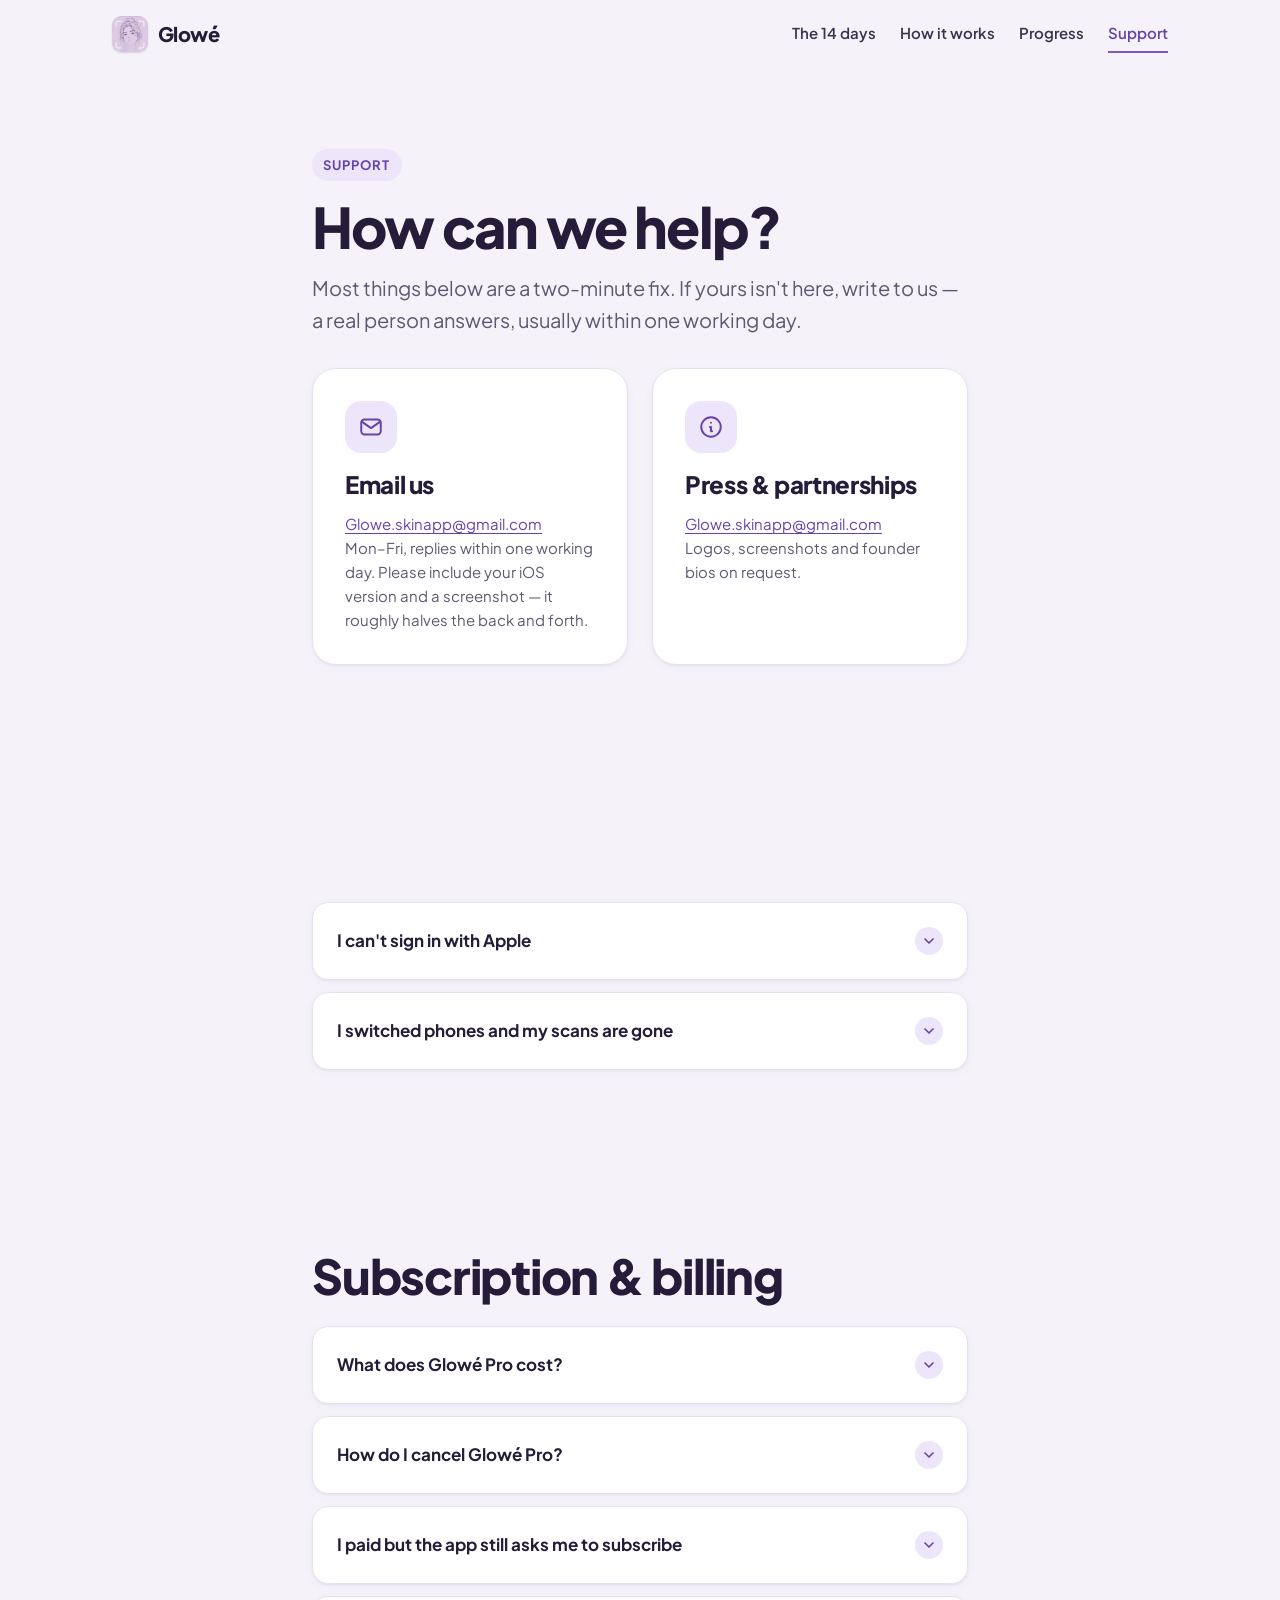
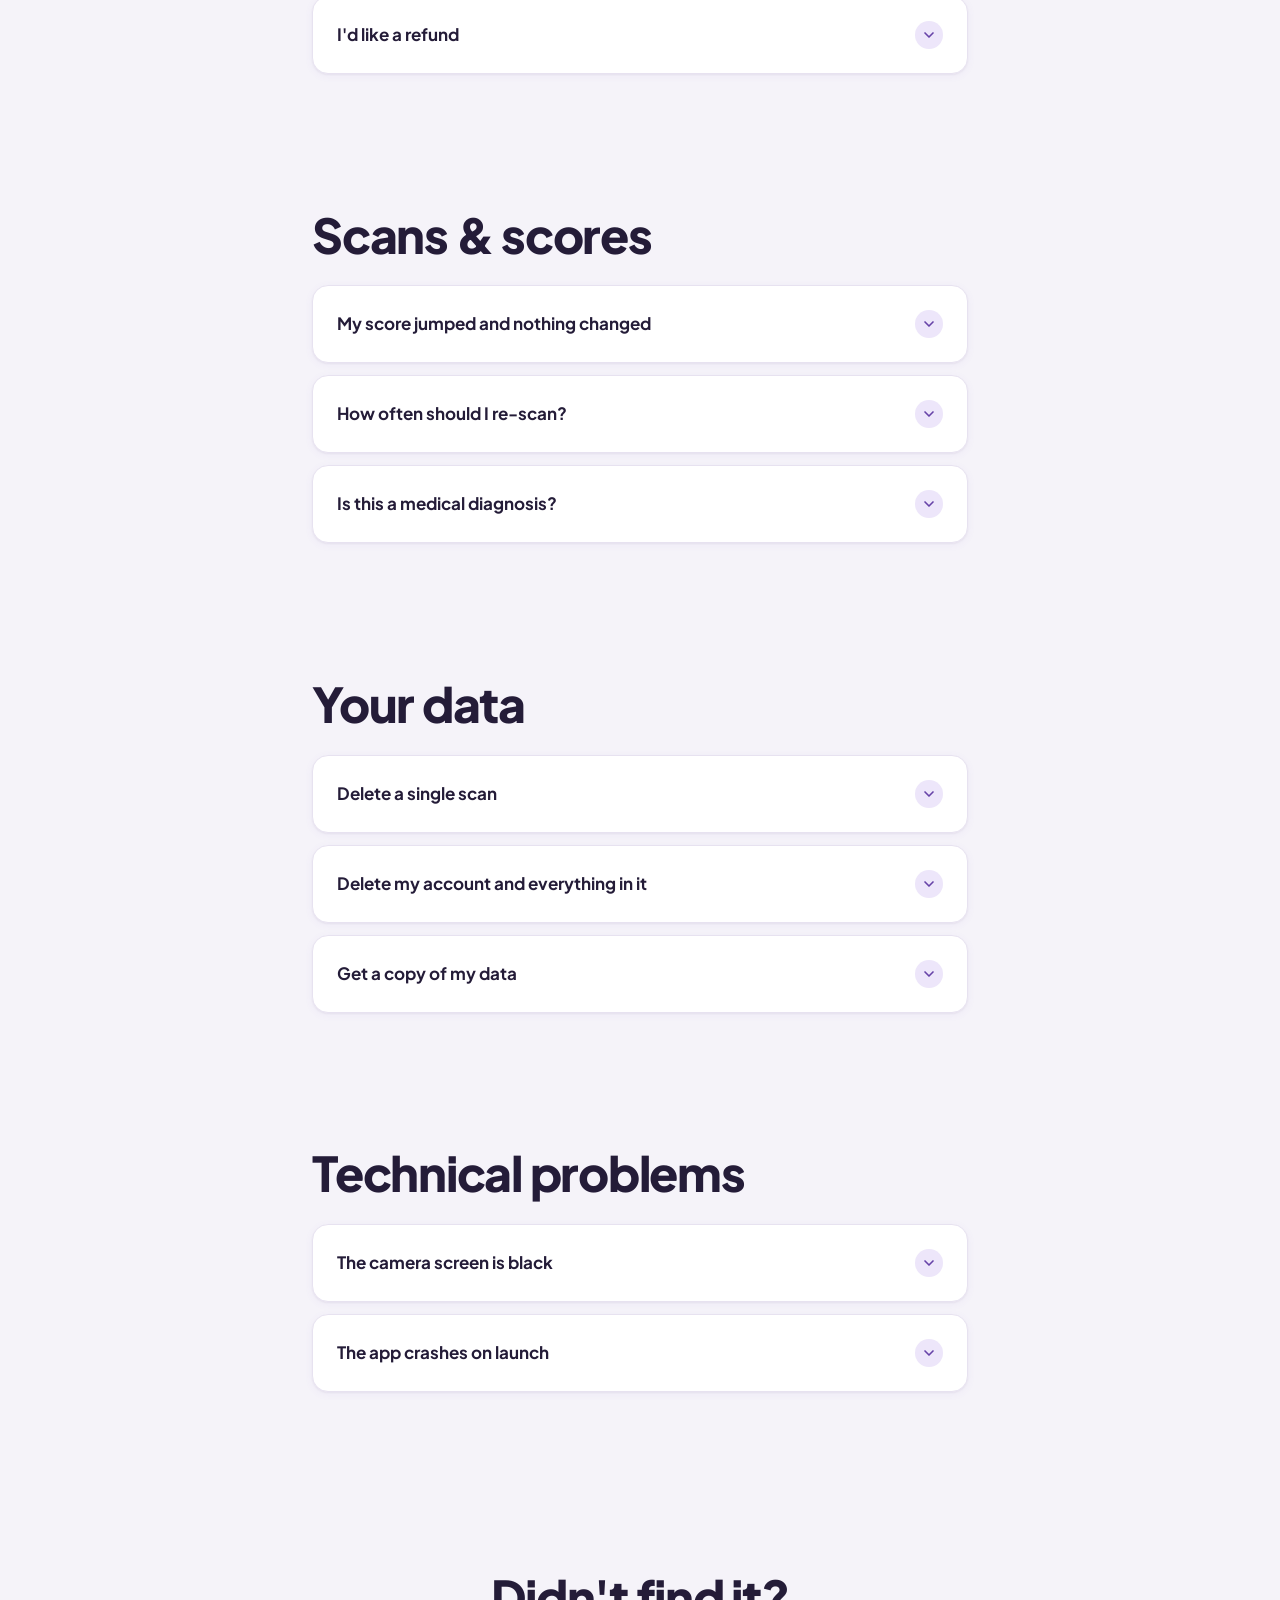
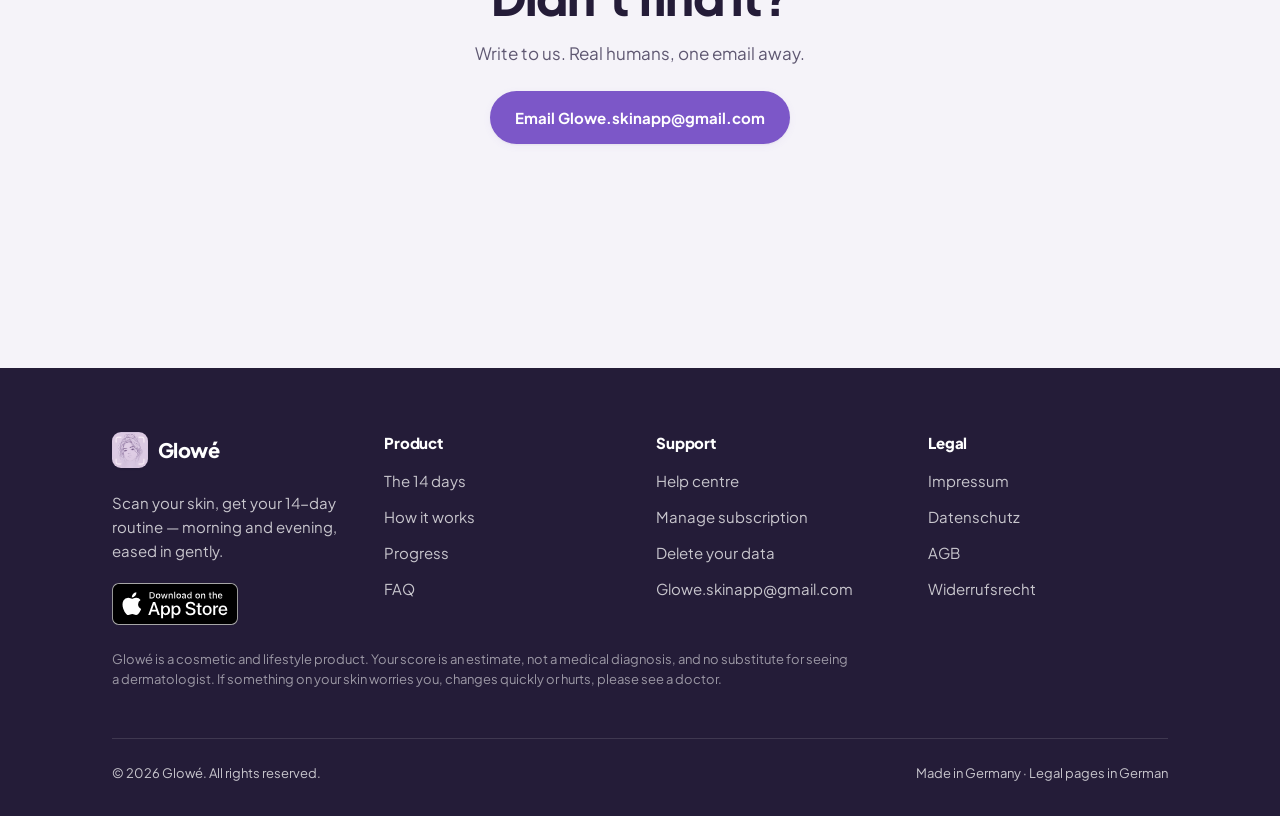
<file: support.html>
<!doctype html>
<html lang="en">
  <head>
    <meta charset="utf-8" />
    <meta name="viewport" content="width=device-width, initial-scale=1" />
    <title>Support — Glowé</title>
    <meta name="description" content="Help with your Glowé account, subscription, scans and data. Answers to the questions we hear most, plus a real person one email away." />
    <meta name="robots" content="index, follow" />
    <link rel="canonical" href="https://glowe.app/support.html" />
    <meta name="theme-color" content="#f5f3f9" />
    <meta name="apple-itunes-app" content="app-id=6787454842" />
    <meta property="og:type" content="website" />
    <meta property="og:site_name" content="Glowé" />
    <meta property="og:title" content="Support — Glowé" />
    <meta property="og:description" content="Help with your Glowé account, subscription, scans and data. Answers to the questions we hear most, plus a real person one email away." />
    <meta property="og:url" content="https://glowe.app/support.html" />
    <link rel="preload" href="assets/fonts/plus-jakarta-sans-latin.woff2" as="font" type="font/woff2" crossorigin />
    <link rel="stylesheet" href="assets/css/style.css" />
    <link rel="icon" href="assets/img/glowe-icon.png" />
    <link rel="apple-touch-icon" href="assets/img/glowe-icon.png" />
  </head>

  <body>
    <a class="skip-link" href="#main">Skip to content</a>

    <header class="header">
      <div class="container header__inner">
        <a class="brand" href="index.html">
          <img class="brand__icon" src="assets/img/glowe-icon.png" alt="" width="36" height="36" />
          Glowé
        </a>

        <nav class="nav" aria-label="Main">
          <a href="index.html#plan">The 14 days</a>
          <a href="index.html#how">How it works</a>
          <a href="index.html#progress">Progress</a>
          <a href="support.html" aria-current="page">Support</a>
        </nav>


        <button class="burger" type="button" aria-expanded="false" aria-controls="mobile-nav" aria-label="Open menu">
          <span></span>
        </button>
      </div>

      <div class="container">
        <nav class="mobile-nav" id="mobile-nav" hidden aria-label="Mobile">
          <a href="index.html#plan">The 14 days</a>
          <a href="index.html#how">How it works</a>
          <a href="index.html#progress">Progress</a>
          <a href="support.html">Support</a>
        </nav>
      </div>
    </header>

    <main id="main">
      <section class="page-head">
        <div class="container container--narrow">
          <span class="eyebrow reveal">Support</span>
          <h1 class="reveal">How can we help?</h1>
          <p class="reveal">
            Most things below are a two-minute fix. If yours isn't here, write to us — a real person
            answers, usually within one working day.
          </p>
        </div>
      </section>

      <section class="container container--narrow">
        <div class="support-grid" data-reveal-group>
          <article class="card reveal">
            <div class="card__icon">
              <svg viewBox="0 0 24 24" aria-hidden="true">
                <rect x="3" y="5" width="18" height="14" rx="3" />
                <path d="m3.5 7 8.5 6 8.5-6" />
              </svg>
            </div>
            <h3>Email us</h3>
            <p>
              <a href="mailto:Glowe.skinapp@gmail.com">Glowe.skinapp@gmail.com</a><br />
              Mon–Fri, replies within one working day. Please include your iOS version and a
              screenshot — it roughly halves the back and forth.
            </p>
          </article>

          <article class="card reveal">
            <div class="card__icon">
              <svg viewBox="0 0 24 24" aria-hidden="true">
                <circle cx="12" cy="12" r="9" />
                <path d="M12 8h.01M11 12h1v4h1" />
              </svg>
            </div>
            <h3>Press &amp; partnerships</h3>
            <p>
              <a href="mailto:Glowe.skinapp@gmail.com">Glowe.skinapp@gmail.com</a><br />
              Logos, screenshots and founder bios on request.
            </p>
          </article>
        </div>
      </section>

      <section class="section container container--narrow" id="account">
        <h2 class="reveal">Account &amp; login</h2>
        <div class="faq" data-reveal-group style="margin-top: 1.5rem">
          <details class="reveal">
            <summary>I can't sign in with Apple</summary>
            <div class="faq__a">
              <p>
                Nine times out of ten this is a hidden Apple relay address. Open iPhone Settings →
                your name → Sign in with Apple → Glowé, and check the app is still listed. If you
                removed it, sign in again and choose <em>Share my email</em>. Still stuck? Email us
                the address you originally used and we'll reconnect it by hand.
              </p>
            </div>
          </details>
          <details class="reveal">
            <summary>I switched phones and my scans are gone</summary>
            <div class="faq__a">
              <p>
                Your history lives with your account, not the device. Sign in with the same Apple ID
                or email on the new phone and everything reappears. If the new phone shows an empty
                history, you're almost certainly signed into a second account — check
                Settings → Account inside the app for the email shown at the top.
              </p>
            </div>
          </details>
        </div>
      </section>

      <section class="section section--tight container container--narrow" id="subscription">
        <h2 class="reveal">Subscription &amp; billing</h2>
        <div class="faq" data-reveal-group style="margin-top: 1.5rem">
          <details class="reveal">
            <summary>What does Glowé Pro cost?</summary>
            <div class="faq__a">
              <p>
                <strong>€4.99 per week</strong> or <strong>€39.99 per year</strong>. Prices may vary
                by region, and the exact amount for your account is shown in the App Store before
                you confirm. The subscription renews automatically unless you cancel at least 24
                hours before the current period ends.
              </p>
            </div>
          </details>
          <details class="reveal">
            <summary>How do I cancel Glowé Pro?</summary>
            <div class="faq__a">
              <p>
                Glowé Pro is billed by Apple, so cancelling happens in iOS, not in our app:
              </p>
              <ol>
                <li>Open <strong>Settings</strong> on your iPhone.</li>
                <li>Tap your name at the very top.</li>
                <li>Tap <strong>Subscriptions</strong>.</li>
                <li>Choose <strong>Glowé</strong> → <strong>Cancel Subscription</strong>.</li>
              </ol>
              <p>
                You keep Plus until the end of the period you've already paid for. Cancelling during
                a free trial ends it immediately at the trial's end date, and you are not charged.
              </p>
            </div>
          </details>
          <details class="reveal">
            <summary>I paid but the app still asks me to subscribe</summary>
            <div class="faq__a">
              <p>
                Annoying, but nearly always fixable in ten seconds. In the app, go to
                Settings → <strong>Restore purchases</strong>. That re-reads your Apple receipt. If
                nothing changes, make sure the iPhone is signed into the same Apple ID that made the
                purchase — a family member's ID is the usual culprit. If it still won't unlock, send
                us the receipt from your Apple email and we'll unlock the account manually.
              </p>
            </div>
          </details>
          <details class="reveal">
            <summary>I'd like a refund</summary>
            <div class="faq__a">
              <p>
                Refunds for App Store purchases are handled by Apple, not by us — we genuinely
                cannot issue them. Go to
                <a href="https://reportaproblem.apple.com" rel="noopener">reportaproblem.apple.com</a>,
                sign in, pick the Glowé purchase and choose <em>Request a refund</em>. If Apple
                turns it down and you think that's wrong, write to us and we'll support your case
                where we can. Your statutory right of withdrawal is described in our
                <a href="agb.html#widerruf">AGB</a>.
              </p>
            </div>
          </details>
        </div>
      </section>

      <section class="section section--tight container container--narrow" id="scans">
        <h2 class="reveal">Scans &amp; scores</h2>
        <div class="faq" data-reveal-group style="margin-top: 1.5rem">
          <details class="reveal">
            <summary>My score jumped and nothing changed</summary>
            <div class="faq__a">
              <p>
                Light is the single biggest factor. Scanning at a window at 9am and under a bathroom
                spotlight at 11pm can move the surface scores by several points on the same skin.
                For comparable numbers: same spot, same time of day, no makeup, face fully lit from
                the front. Glowé flags a scan when the light is too poor to read reliably.
              </p>
            </div>
          </details>
          <details class="reveal">
            <summary>How often should I re-scan?</summary>
            <div class="faq__a">
              <p>
                Twice a week is plenty, and daily scanning mostly measures your lighting rather than
                your skin. Visible change on texture and blemishes usually needs two to four weeks —
                that's why the plan runs 14 days and then re-reads you.
              </p>
            </div>
          </details>
          <details class="reveal">
            <summary>Is this a medical diagnosis?</summary>
            <div class="faq__a">
              <p>
                No, and we won't pretend otherwise. Glowé is a wellness and habit app. It reads what
                a front camera can see and turns it into a consistent score you can track. It cannot
                diagnose acne, rosacea, eczema or anything else. Anything painful, rapidly changing,
                bleeding or asymmetric belongs with a doctor or dermatologist — not with an app.
              </p>
            </div>
          </details>
        </div>
      </section>

      <section class="section section--tight container container--narrow" id="delete">
        <h2 class="reveal">Your data</h2>
        <div class="faq" data-reveal-group style="margin-top: 1.5rem">
          <details class="reveal">
            <summary>Delete a single scan</summary>
            <div class="faq__a">
              <p>
                Open the scan in your history, tap the ⋯ menu top right, then <strong>Delete
                scan</strong>. The photo and the scores derived from it are removed.
              </p>
            </div>
          </details>
          <details class="reveal">
            <summary>Delete my account and everything in it</summary>
            <div class="faq__a">
              <p>
                In the app: Settings → Account → <strong>Delete account</strong>. You'll confirm
                once, and the account, every scan photo and your routine history are deleted.
                Backups roll off within 30 days. This cannot be undone, and an active subscription
                is not cancelled automatically — cancel it in
                <a href="#subscription">iOS Subscriptions</a> as well.
              </p>
              <p>
                You can also request deletion by email at
                <a href="mailto:Glowe.skinapp@gmail.com">Glowe.skinapp@gmail.com</a>. Full details of your GDPR
                rights are in the <a href="datenschutz.html">Datenschutzerklärung</a>.
              </p>
            </div>
          </details>
          <details class="reveal">
            <summary>Get a copy of my data</summary>
            <div class="faq__a">
              <p>
                Write to <a href="mailto:Glowe.skinapp@gmail.com">Glowe.skinapp@gmail.com</a> from the address
                on your account. You'll receive a machine-readable export within 30 days, as
                required by Art. 15 and Art. 20 GDPR.
              </p>
            </div>
          </details>
        </div>
      </section>

      <section class="section section--tight container container--narrow" id="tech">
        <h2 class="reveal">Technical problems</h2>
        <div class="faq" data-reveal-group style="margin-top: 1.5rem">
          <details class="reveal">
            <summary>The camera screen is black</summary>
            <div class="faq__a">
              <p>
                Glowé needs camera access. Settings → Glowé → <strong>Camera</strong> on. If it's
                already on, force-quit the app (swipe up and flick it away) and reopen — iOS
                occasionally hands the camera to the last app that used it.
              </p>
            </div>
          </details>
          <details class="reveal">
            <summary>The app crashes on launch</summary>
            <div class="faq__a">
              <p>
                Update to the latest version first, then restart the phone. If it still crashes,
                email us your iPhone model, iOS version and roughly when it started — that's usually
                enough for us to find it in the crash logs.
              </p>
            </div>
          </details>
        </div>
      </section>

      <section class="section container container--narrow finale">
        <h2 class="reveal">Didn't find it?</h2>
        <p class="reveal" style="margin-top: 1rem; color: var(--muted)">
          Write to us. Real humans, one email away.
        </p>
        <p class="reveal" style="margin-top: 1.5rem">
          <a class="btn btn--primary" href="mailto:Glowe.skinapp@gmail.com">Email Glowe.skinapp@gmail.com</a>
        </p>
      </section>
    </main>

    <footer class="footer">
      <div class="container">
        <div class="footer__grid">
          <div>
            <a class="brand" href="index.html">
              <img class="brand__icon" src="assets/img/glowe-icon.png" alt="" width="36" height="36" />
              Glowé
            </a>
            <p class="footer__tagline">
              Scan your skin, get your 14-day routine — morning and evening, eased in gently.
            </p>
            <p style="margin-top: 1.25rem">
              <a class="appstore appstore--sm" href="https://apps.apple.com/app/id6787454842">
                <img src="assets/img/appstore-badge.svg" alt="Download Glowé on the App Store" width="126" height="42" />
              </a>
            </p>
          </div>

          <div>
            <h4>Product</h4>
            <ul>
              <li><a href="index.html#plan">The 14 days</a></li>
              <li><a href="index.html#how">How it works</a></li>
              <li><a href="index.html#progress">Progress</a></li>
              <li><a href="index.html#faq">FAQ</a></li>
            </ul>
          </div>

          <div>
            <h4>Support</h4>
            <ul>
              <li><a href="support.html">Help centre</a></li>
              <li><a href="support.html#subscription">Manage subscription</a></li>
              <li><a href="support.html#delete">Delete your data</a></li>
              <li><a href="mailto:Glowe.skinapp@gmail.com">Glowe.skinapp@gmail.com</a></li>
            </ul>
          </div>

          <div>
            <h4>Legal</h4>
            <ul>
              <li><a href="impressum.html">Impressum</a></li>
              <li><a href="datenschutz.html">Datenschutz</a></li>
              <li><a href="agb.html">AGB</a></li>
              <li><a href="agb.html#widerruf">Widerrufsrecht</a></li>
            </ul>
          </div>
        </div>

        <p class="footer__legal-note">
          Glowé is a cosmetic and lifestyle product. Your score is an estimate, not a medical
          diagnosis, and no substitute for seeing a dermatologist. If something on your skin worries
          you, changes quickly or hurts, please see a doctor.
        </p>

        <div class="footer__bottom">
          <span>© <span data-year>2026</span> Glowé. All rights reserved.</span>
          <span>Made in Germany · Legal pages in German</span>
        </div>
      </div>
    </footer>

    <script src="assets/js/main.js" defer></script>
  </body>
</html>
</file>
<file: assets/css/style.css>
/* =========================================================
   Glowé — Design System
   Ein Token-Satz, eine Typo-Skala, ein Spacing-Rhythmus.
   ========================================================= */

@font-face {
  font-family: "Plus Jakarta Sans";
  font-style: normal;
  font-weight: 400 800;
  font-display: swap;
  src: url("../fonts/plus-jakarta-sans-latin.woff2") format("woff2");
  unicode-range: U+0000-00FF, U+0131, U+0152-0153, U+02BB-02BC, U+02C6, U+02DA,
    U+02DC, U+0304, U+0308, U+0329, U+2000-206F, U+20AC, U+2122, U+2191, U+2193,
    U+2212, U+2215, U+FEFF, U+FFFD;
}

:root {
  /* ---- Farbe: eine Violett-Rampe, ein Neutral-System ---- */
  --violet-50: #f7f4fd;
  --violet-100: #ede6fa;
  --violet-200: #dccef5;
  --violet-300: #c3acec;
  --violet-400: #a688e0;
  --violet-500: #8f6bd8;
  --violet-600: #7c57c8; /* Primär — 5.18:1 auf Weiß */
  --violet-700: #6743a8; /* Kleiner Text auf Tint — 5.70:1 auf --bg */

  --ink: #241c38; /* Headlines */
  --text: #3a3350; /* Fließtext */
  --muted: #5f5872; /* Sekundär — 5.37:1 auf --bg */
  --line: #e7e2f0;
  --line-strong: #cfc6e2;

  --bg: #f5f3f9;
  --surface: #ffffff;
  --surface-dark: #241c38;
  --surface-dark-2: #302547;

  --ok: #2f7d5b;
  --warn-bg: #fff5e8;
  --warn-ink: #8a5a18;

  /* ---- Typo-Skala: 1.25 Major Third, fluid, ein LH pro Stufe ---- */
  --fs-display: clamp(2.25rem, 1.35rem + 3.9vw, 3.5rem); /* 36 → 56 */
  --fs-h2: clamp(1.875rem, 1.25rem + 2.7vw, 3rem); /* 30 → 48 */
  --fs-h3: clamp(1.25rem, 1.1rem + 0.6vw, 1.5rem); /* 20 → 24 */
  --fs-h4: 1.1875rem; /* 19 */
  --fs-lead: clamp(1.0625rem, 1rem + 0.4vw, 1.25rem); /* 17 → 20 */
  --fs-body: 1.0625rem; /* 17 */
  --fs-sm: 0.9375rem; /* 15 */
  --fs-xs: 0.8125rem; /* 13 */

  --lh-display: 1.06;
  --lh-h2: 1.1;
  --lh-h3: 1.3;
  --lh-body: 1.6;

  --ls-display: -0.032em;
  --ls-h2: -0.026em;
  --ls-h3: -0.015em;

  /* ---- Spacing: 4px-Basis, eine Progression ---- */
  --s-1: 0.25rem;
  --s-2: 0.5rem;
  --s-3: 0.75rem;
  --s-4: 1rem;
  --s-5: 1.5rem;
  --s-6: 2rem;
  --s-7: 3rem;
  --s-8: 4rem;
  --s-9: 6rem;
  --section-y: clamp(4rem, 2rem + 8vw, 7rem);

  /* ---- Maße ---- */
  --container: 1120px;
  --container-narrow: 720px;
  --gutter: clamp(1.25rem, 4vw, 2rem);
  --header-h: 68px;

  /* ---- Radius: vier Werte, sonst nichts ---- */
  --r-sm: 10px;
  --r-md: 16px;
  --r-lg: 24px;
  --r-xl: 32px;
  --r-full: 999px;

  /* ---- Schatten: eine Familie, violett getönt ---- */
  --shadow-sm: 0 1px 2px rgba(36, 28, 56, 0.05),
    0 2px 8px rgba(124, 87, 200, 0.06);
  --shadow-md: 0 2px 4px rgba(36, 28, 56, 0.04),
    0 8px 24px rgba(124, 87, 200, 0.1);
  --shadow-lg: 0 4px 8px rgba(36, 28, 56, 0.05),
    0 24px 56px rgba(124, 87, 200, 0.16);

  /* ---- Motion ---- */
  --ease: cubic-bezier(0.22, 0.61, 0.36, 1);
  --dur-fast: 160ms;
  --dur: 280ms;
  --dur-slow: 620ms;
}

/* ---------- Reset ---------- */
*,
*::before,
*::after {
  box-sizing: border-box;
}
* {
  margin: 0;
}
html {
  -webkit-text-size-adjust: 100%;
  scroll-behavior: smooth;
  scroll-padding-top: calc(var(--header-h) + 16px);
}
body {
  font-family: "Plus Jakarta Sans", ui-sans-serif, system-ui, -apple-system,
    "Segoe UI", Roboto, sans-serif;
  font-size: var(--fs-body);
  line-height: var(--lh-body);
  color: var(--text);
  background: var(--bg);
  -webkit-font-smoothing: antialiased;
  text-rendering: optimizeLegibility;
  overflow-x: clip;
}
img,
svg,
video {
  display: block;
  max-width: 100%;
}
button,
input,
textarea,
select {
  font: inherit;
  color: inherit;
}
a {
  color: var(--violet-700);
  text-decoration-thickness: 1px;
  text-underline-offset: 3px;
}
h1,
h2,
h3,
h4 {
  color: var(--ink);
  font-weight: 800;
  text-wrap: balance;
}
h1 {
  font-size: var(--fs-display);
  line-height: var(--lh-display);
  letter-spacing: var(--ls-display);
}
h2 {
  font-size: var(--fs-h2);
  line-height: var(--lh-h2);
  letter-spacing: var(--ls-h2);
}
h3 {
  font-size: var(--fs-h3);
  line-height: var(--lh-h3);
  letter-spacing: var(--ls-h3);
}
h4 {
  font-size: var(--fs-h4);
  line-height: 1.4;
  letter-spacing: -0.01em;
}

/* Ein sichtbarer Fokus-Ring — überall, nicht nirgends. */
:focus-visible {
  outline: 3px solid var(--violet-600);
  outline-offset: 3px;
  border-radius: 6px;
}

.skip-link {
  position: absolute;
  left: var(--s-4);
  top: var(--s-4);
  z-index: 200;
  padding: 0.7rem 1.1rem;
  background: var(--ink);
  color: #fff;
  border-radius: var(--r-sm);
  font-weight: 700;
  transform: translateY(-200%);
  transition: transform var(--dur) var(--ease);
}
.skip-link:focus-visible {
  transform: translateY(0);
}

/* ---------- Layout ---------- */
.container {
  width: 100%;
  max-width: var(--container);
  margin-inline: auto;
  padding-inline: var(--gutter);
}
.container--narrow {
  max-width: var(--container-narrow);
}
.section {
  padding-block: var(--section-y);
}
.section--tight {
  padding-block: calc(var(--section-y) * 0.6);
}
.section__head {
  max-width: 46rem;
  margin-inline: auto;
  text-align: center;
  margin-bottom: var(--s-7);
}
.section__head p {
  margin-top: var(--s-4);
  font-size: var(--fs-lead);
  color: var(--muted);
}
.eyebrow {
  display: inline-block;
  font-size: var(--fs-xs);
  font-weight: 700;
  letter-spacing: 0.08em;
  text-transform: uppercase;
  color: var(--violet-700);
  background: var(--violet-100);
  padding: 0.35rem 0.7rem;
  border-radius: var(--r-full);
  margin-bottom: var(--s-4);
}

/* ---------- Header ---------- */
.header {
  position: sticky;
  top: 0;
  z-index: 100;
  background: var(--bg);
  border-bottom: 1px solid transparent;
  transition: background var(--dur) var(--ease),
    border-color var(--dur) var(--ease), box-shadow var(--dur) var(--ease);
}
/* Opak ab Scroll > 0 — kein durchscheinender Header über dunklen Sektionen. */
.header.is-stuck {
  background: rgba(255, 255, 255, 0.92);
  -webkit-backdrop-filter: saturate(180%) blur(14px);
  backdrop-filter: saturate(180%) blur(14px);
  border-bottom-color: var(--line);
  box-shadow: var(--shadow-sm);
}
.header__inner {
  display: flex;
  align-items: center;
  gap: var(--s-5);
  min-height: var(--header-h);
}
.brand {
  display: inline-flex;
  align-items: center;
  gap: 0.6rem;
  font-weight: 800;
  font-size: 1.25rem;
  letter-spacing: -0.02em;
  color: var(--ink);
  text-decoration: none;
}
.brand__mark {
  width: 32px;
  height: 32px;
  flex: none;
}
.nav {
  display: none;
  margin-left: auto;
  align-items: center;
  gap: var(--s-5);
}
.nav a {
  color: var(--text);
  text-decoration: none;
  font-size: var(--fs-sm);
  font-weight: 600;
  padding: 0.4rem 0;
  border-bottom: 2px solid transparent;
  transition: color var(--dur-fast) var(--ease),
    border-color var(--dur-fast) var(--ease);
}
.nav a:hover {
  color: var(--violet-700);
  border-bottom-color: var(--violet-400);
}
.nav a[aria-current="page"] {
  color: var(--violet-700);
  border-bottom-color: var(--violet-600);
}
.header__cta {
  display: none;
  margin-left: var(--s-2);
}
.burger {
  margin-left: auto;
  display: inline-flex;
  align-items: center;
  justify-content: center;
  width: 44px;
  height: 44px;
  border: 1px solid var(--line-strong);
  background: var(--surface);
  border-radius: var(--r-sm);
  cursor: pointer;
}
.burger span {
  display: block;
  width: 18px;
  height: 2px;
  background: var(--ink);
  border-radius: 2px;
  position: relative;
  transition: background var(--dur-fast) var(--ease);
}
.burger span::before,
.burger span::after {
  content: "";
  position: absolute;
  left: 0;
  width: 18px;
  height: 2px;
  background: var(--ink);
  border-radius: 2px;
  transition: transform var(--dur) var(--ease);
}
.burger span::before {
  top: -6px;
}
.burger span::after {
  top: 6px;
}
.burger[aria-expanded="true"] span {
  background: transparent;
}
.burger[aria-expanded="true"] span::before {
  transform: translateY(6px) rotate(45deg);
}
.burger[aria-expanded="true"] span::after {
  transform: translateY(-6px) rotate(-45deg);
}
.mobile-nav {
  display: grid;
  gap: var(--s-1);
  padding: var(--s-4) 0 var(--s-5);
  border-top: 1px solid var(--line);
}
.mobile-nav[hidden] {
  display: none;
}
.mobile-nav a {
  padding: 0.7rem 0.25rem;
  color: var(--text);
  text-decoration: none;
  font-weight: 600;
}
.mobile-nav .btn {
  margin-top: var(--s-3);
  justify-self: start;
}
@media (min-width: 900px) {
  .nav,
  .header__cta {
    display: flex;
  }
  .burger,
  .mobile-nav {
    display: none !important;
  }
}

/* ---------- Buttons & Badges ---------- */
.btn {
  display: inline-flex;
  align-items: center;
  justify-content: center;
  gap: 0.5rem;
  padding: 0.85rem 1.5rem;
  border-radius: var(--r-full);
  border: 1px solid transparent;
  font-size: var(--fs-sm);
  font-weight: 700;
  text-decoration: none;
  cursor: pointer;
  transition: transform var(--dur-fast) var(--ease),
    background var(--dur-fast) var(--ease), box-shadow var(--dur-fast) var(--ease);
}
.btn--primary {
  background: var(--violet-600);
  color: #fff;
  box-shadow: var(--shadow-sm);
}
.btn--primary:hover {
  background: var(--violet-700);
  transform: translateY(-1px);
  box-shadow: var(--shadow-md);
}
.btn--primary:active {
  transform: translateY(0);
}
.btn--ghost {
  background: var(--surface);
  color: var(--ink);
  border-color: var(--line-strong);
}
.btn--ghost:hover {
  border-color: var(--violet-400);
  color: var(--violet-700);
}

/* Offizieller Apple-Badge — feste Höhe, korrektes Seitenverhältnis. */
.appstore {
  display: inline-block;
  line-height: 0;
  border-radius: 9px;
  transition: transform var(--dur-fast) var(--ease),
    box-shadow var(--dur-fast) var(--ease);
}
.appstore img {
  height: 54px;
  width: auto;
}
.appstore:hover {
  transform: translateY(-2px);
  box-shadow: var(--shadow-md);
}
.appstore--sm img {
  height: 42px;
}
.cta-row {
  display: flex;
  flex-wrap: wrap;
  align-items: center;
  gap: var(--s-4);
}
.cta-note {
  font-size: var(--fs-xs);
  color: var(--muted);
}

/* ---------- Proof-Pill ---------- */
.proof {
  display: inline-flex;
  align-items: center;
  gap: 0.6rem;
  padding: 0.35rem 0.9rem 0.35rem 0.4rem;
  background: var(--surface);
  border: 1px solid var(--line);
  border-radius: var(--r-full);
  box-shadow: var(--shadow-sm);
  font-size: var(--fs-xs);
  font-weight: 600;
  color: var(--text);
}
.proof__faces {
  display: flex;
}
.proof__faces span {
  width: 26px;
  height: 26px;
  border-radius: 50%;
  border: 2px solid var(--surface);
  margin-left: -8px;
  background: var(--violet-300);
}
.proof__faces span:first-child {
  margin-left: 0;
}
.proof__faces span:nth-child(2) {
  background: var(--violet-500);
}
.proof__faces span:nth-child(3) {
  background: var(--violet-400);
}
.proof__stars {
  color: var(--violet-700);
}

/* ---------- Hero ---------- */
.hero {
  padding-top: clamp(2.5rem, 1rem + 6vw, 5rem);
  padding-bottom: var(--section-y);
  position: relative;
  overflow: clip;
}
.hero::before {
  content: "";
  position: absolute;
  inset: -20% -10% auto -10%;
  height: 70vh;
  background: radial-gradient(
      55% 55% at 18% 12%,
      rgba(163, 133, 226, 0.28),
      transparent 70%
    ),
    radial-gradient(45% 45% at 85% 0%, rgba(124, 87, 200, 0.18), transparent 70%);
  pointer-events: none;
  z-index: 0;
}
.hero__grid {
  position: relative;
  z-index: 1;
  display: grid;
  gap: clamp(2.5rem, 5vw, 4rem);
  align-items: center;
}
@media (min-width: 960px) {
  .hero__grid {
    grid-template-columns: 1fr minmax(320px, 400px);
  }
}
.hero h1 {
  margin-top: var(--s-5);
}
.hero h1 em {
  font-style: normal;
  color: var(--violet-600);
}
.hero__lead {
  margin-top: var(--s-5);
  font-size: var(--fs-lead);
  color: var(--muted);
  max-width: 34rem;
}
.hero__cta {
  margin-top: var(--s-6);
}
.hero__meta {
  margin-top: var(--s-6);
  display: flex;
  flex-wrap: wrap;
  gap: var(--s-5);
  font-size: var(--fs-xs);
  color: var(--muted);
}
.hero__meta strong {
  display: block;
  font-size: 1.4rem;
  color: var(--ink);
  line-height: 1.2;
}

/* =========================================================
   iPhone-Mockup — komplett in HTML/CSS gebaut, kein Bild.
   Alle Innenmaße in em; 1em = --w / 33, damit alles skaliert.
   ========================================================= */
.phone {
  --w: min(330px, 78vw);
  width: var(--w);
  font-size: calc(var(--w) / 33);
  margin-inline: auto;
  position: relative;
  flex: none;
}
.phone__frame {
  position: relative;
  aspect-ratio: 330 / 672;
  background: linear-gradient(160deg, #3b3450, #171226 45%, #2c2540);
  border-radius: 5.6em;
  padding: 0.9em;
  box-shadow: var(--shadow-lg), 0 0 0 0.1em rgba(255, 255, 255, 0.12) inset;
}
.phone__screen {
  position: relative;
  height: 100%;
  width: 100%;
  background: var(--violet-50);
  border-radius: 4.8em;
  overflow: hidden;
  display: flex;
  flex-direction: column;
}
.phone__island {
  position: absolute;
  top: 1.9em;
  left: 50%;
  transform: translateX(-50%);
  width: 9.6em;
  height: 2.9em;
  background: #08060f;
  border-radius: var(--r-full);
  z-index: 6;
}
.phone__side {
  position: absolute;
  width: 0.24em;
  background: linear-gradient(180deg, #4a4363, #241c38);
  border-radius: 0.2em;
}
.phone__side--l1 {
  left: -0.2em;
  top: 11em;
  height: 2.6em;
}
.phone__side--l2 {
  left: -0.2em;
  top: 15.4em;
  height: 4.6em;
}
.phone__side--l3 {
  left: -0.2em;
  top: 21.4em;
  height: 4.6em;
}
.phone__side--r {
  right: -0.2em;
  top: 17em;
  height: 7.4em;
}

.statusbar {
  display: flex;
  align-items: center;
  justify-content: space-between;
  padding: 1.9em 2.4em 0;
  height: 4.8em;
  font-size: 1.3em;
  font-weight: 700;
  color: var(--ink);
  flex: none;
}
.statusbar__icons {
  display: flex;
  align-items: center;
  gap: 0.45em;
}
.statusbar__icons svg {
  height: 1em;
  width: auto;
  fill: var(--ink);
}

.screen {
  flex: 1;
  min-height: 0;
  overflow: hidden;
  padding: 0.6em 1.6em 1.4em;
  display: flex;
  flex-direction: column;
  gap: 1.2em;
}
.screen__title {
  font-size: 2.15em;
  font-weight: 800;
  letter-spacing: -0.025em;
  color: var(--ink);
  line-height: 1.2;
  text-align: center;
}
.screen__sub {
  font-size: 1.35em;
  color: var(--muted);
  text-align: center;
  line-height: 1.35;
  margin-top: 0.3em;
}
.screen__card {
  background: #fff;
  border-radius: 2em;
  box-shadow: 0 1px 3px rgba(36, 28, 56, 0.06),
    0 6px 18px rgba(124, 87, 200, 0.08);
  padding: 1.6em;
}

/* --- Segmented Control (echte Tabs) --- */
.seg {
  display: grid;
  grid-template-columns: 1fr 1fr;
  gap: 0.3em;
  background: var(--violet-100);
  border-radius: var(--r-full);
  padding: 0.35em;
  position: relative;
}
.seg__btn {
  appearance: none;
  border: 0;
  background: transparent;
  border-radius: var(--r-full);
  padding: 0.85em 0.4em;
  font-size: 1.4em;
  font-weight: 700;
  color: var(--violet-700);
  cursor: pointer;
  position: relative;
  z-index: 2;
  transition: color var(--dur) var(--ease);
}
.seg__btn[aria-selected="true"] {
  color: var(--violet-700);
}
.seg__thumb {
  position: absolute;
  z-index: 1;
  top: 0.35em;
  bottom: 0.35em;
  left: 0.35em;
  width: calc(50% - 0.5em);
  background: #fff;
  border-radius: var(--r-full);
  box-shadow: 0 1px 3px rgba(36, 28, 56, 0.12);
  transition: transform var(--dur) var(--ease);
}
.seg[data-active="1"] .seg__thumb {
  transform: translateX(calc(100% + 0.3em));
}
.seg[data-active="1"] .seg__btn:first-of-type {
  color: var(--muted);
}
.seg[data-active="0"] .seg__btn:last-of-type {
  color: var(--muted);
}

/* --- Avatar (SVG-Illustration, überlappt die Karte) --- */
.face {
  width: 8.6em;
  height: 8.6em;
  border-radius: 50%;
  overflow: hidden;
  border: 0.35em solid #fff;
  box-shadow: 0 0 0 0.3em var(--violet-100), var(--shadow-sm);
  margin: 0 auto -4.6em;
  position: relative;
  z-index: 3;
  background: var(--violet-200);
}
.face svg {
  width: 100%;
  height: 100%;
}

/* --- Score-Grid --- */
.scores {
  padding-top: 5.4em;
  display: grid;
  grid-template-columns: 1fr 1fr;
  gap: 1.35em 1.6em;
}
.score__label {
  font-size: 1.3em;
  font-weight: 600;
  color: var(--muted);
  line-height: 1.2;
}
.score__value {
  font-size: 2.6em;
  font-weight: 800;
  color: var(--ink);
  letter-spacing: -0.03em;
  line-height: 1.1;
  font-variant-numeric: tabular-nums;
  transition: color var(--dur) var(--ease);
}
.score--lead .score__value {
  color: var(--violet-600);
}
.score__bar {
  margin-top: 0.5em;
  height: 0.55em;
  border-radius: var(--r-full);
  background: #e9e5f1;
  overflow: hidden;
}
.score__fill {
  display: block;
  height: 100%;
  width: 0%;
  border-radius: var(--r-full);
  background: linear-gradient(90deg, var(--violet-500), var(--violet-600));
  transition: width var(--dur-slow) var(--ease);
}
.screen__foot {
  display: flex;
  align-items: center;
  gap: 0.55em;
  margin-top: 1.2em;
  font-size: 1.15em;
  color: var(--muted);
  line-height: 1.3;
}
.screen__foot svg {
  width: 1.35em;
  height: 1.35em;
  flex: none;
}

/* --- Routine-Screen --- */
.screen--routine {
  padding-top: 0.4em;
  padding-bottom: 1.2em;
  gap: 0;
}
.routine__top {
  display: flex;
  align-items: flex-start;
  justify-content: space-between;
  gap: 1em;
}
.routine__title {
  font-size: 2.4em;
  font-weight: 800;
  letter-spacing: -0.03em;
  color: var(--ink);
  line-height: 1.15;
}
.routine__sub {
  font-size: 1.35em;
  color: var(--muted);
  margin-top: 0.25em;
}
.routine__sub b {
  color: var(--ink);
  font-weight: 700;
}
.streak {
  display: inline-flex;
  align-items: center;
  gap: 0.35em;
  background: #fff;
  border-radius: var(--r-full);
  padding: 0.5em 0.9em;
  font-size: 1.4em;
  font-weight: 800;
  color: var(--violet-700);
  box-shadow: 0 1px 3px rgba(36, 28, 56, 0.08);
  flex: none;
}
.days {
  display: grid;
  grid-template-columns: repeat(5, 1fr);
  gap: 0.6em;
  margin-top: 1em;
}
.day {
  appearance: none;
  border: 0;
  background: #fff;
  border-radius: 1.2em;
  padding: 0.8em 0.2em;
  text-align: center;
  cursor: pointer;
  box-shadow: 0 1px 2px rgba(36, 28, 56, 0.06);
  transition: background var(--dur-fast) var(--ease),
    transform var(--dur-fast) var(--ease);
}
.day:hover {
  transform: translateY(-1px);
}
.day__name {
  display: block;
  font-size: 1.1em;
  font-weight: 600;
  color: var(--muted);
}
.day__num {
  display: block;
  font-size: 1.5em;
  font-weight: 800;
  color: var(--violet-700);
  line-height: 1.2;
}
.day[aria-pressed="true"] {
  background: var(--violet-600);
}
.day[aria-pressed="true"] .day__name,
.day[aria-pressed="true"] .day__num {
  color: #fff;
}
.block {
  background: #fff;
  border-radius: 1.8em;
  box-shadow: 0 1px 3px rgba(36, 28, 56, 0.06),
    0 6px 18px rgba(124, 87, 200, 0.07);
  padding: 1.2em 1.5em 0.4em;
  margin-top: 1.1em;
}
.block__head {
  display: flex;
  align-items: center;
  gap: 0.7em;
  padding-bottom: 1em;
}
.block__icon {
  width: 2.4em;
  height: 2.4em;
  border-radius: 50%;
  background: var(--violet-100);
  display: grid;
  place-items: center;
  font-size: 1.1em;
  flex: none;
}
.block__name {
  font-size: 1.75em;
  font-weight: 800;
  color: var(--ink);
  letter-spacing: -0.02em;
}
.block__count {
  margin-left: auto;
  font-size: 1.35em;
  font-weight: 700;
  color: var(--muted);
  font-variant-numeric: tabular-nums;
}
.step {
  display: flex;
  align-items: center;
  gap: 0.9em;
  padding: 0.8em 0;
  border-top: 1px solid #f0edf6;
  width: 100%;
  background: none;
  border-left: 0;
  border-right: 0;
  border-bottom: 0;
  text-align: left;
  cursor: pointer;
}
.step__box {
  width: 1.9em;
  height: 1.9em;
  border-radius: 0.55em;
  border: 0.16em solid var(--line-strong);
  background: #fff;
  display: grid;
  place-items: center;
  flex: none;
  transition: background var(--dur-fast) var(--ease),
    border-color var(--dur-fast) var(--ease);
}
.step__box svg {
  width: 1.1em;
  height: 1.1em;
  opacity: 0;
  transform: scale(0.6);
  transition: opacity var(--dur-fast) var(--ease),
    transform var(--dur-fast) var(--ease);
}
.step[aria-pressed="true"] .step__box {
  background: var(--violet-600);
  border-color: var(--violet-600);
}
.step[aria-pressed="true"] .step__box svg {
  opacity: 1;
  transform: scale(1);
}
.step__name {
  font-size: 1.45em;
  font-weight: 700;
  color: var(--ink);
}
.step__tag {
  font-size: 0.95em;
  font-weight: 700;
  color: var(--violet-700);
  background: var(--violet-100);
  border-radius: var(--r-full);
  padding: 0.25em 0.6em;
  margin-left: 0.5em;
  white-space: nowrap;
}
.step__time {
  margin-left: auto;
  font-size: 1.3em;
  font-weight: 600;
  color: var(--muted);
  font-variant-numeric: tabular-nums;
}
.routine__progress {
  margin-top: 1.1em;
  text-align: center;
}
.routine__progress p {
  font-size: 1.35em;
  font-weight: 700;
  color: var(--ink);
}
.pbar {
  margin-top: 0.6em;
  height: 0.6em;
  border-radius: var(--r-full);
  background: #e4dff0;
  overflow: hidden;
}
.pbar__fill {
  display: block;
  height: 100%;
  background: linear-gradient(90deg, var(--violet-500), var(--violet-600));
  border-radius: var(--r-full);
  transition: width var(--dur-slow) var(--ease);
}

/* ---------- Feature-Tabs ---------- */
.features {
  display: grid;
  gap: clamp(2rem, 5vw, 4rem);
  align-items: center;
}
@media (min-width: 900px) {
  .features {
    grid-template-columns: minmax(320px, 420px) 1fr;
  }
}
.tabs {
  display: grid;
  gap: var(--s-3);
}
.tab {
  display: grid;
  grid-template-columns: auto 1fr;
  gap: var(--s-4);
  align-items: start;
  width: 100%;
  text-align: left;
  padding: var(--s-5);
  background: var(--surface);
  border: 1px solid var(--line);
  border-radius: var(--r-lg);
  cursor: pointer;
  transition: border-color var(--dur) var(--ease),
    box-shadow var(--dur) var(--ease), transform var(--dur) var(--ease);
}
.tab:hover {
  border-color: var(--violet-300);
}
.tab[aria-selected="true"] {
  border-color: var(--violet-600);
  box-shadow: var(--shadow-md), 0 0 0 1px var(--violet-600);
}
.tab__num {
  width: 34px;
  height: 34px;
  border-radius: 50%;
  background: var(--violet-100);
  color: var(--violet-700);
  font-weight: 800;
  font-size: var(--fs-sm);
  display: grid;
  place-items: center;
  flex: none;
  transition: background var(--dur) var(--ease), color var(--dur) var(--ease);
}
.tab[aria-selected="true"] .tab__num {
  background: var(--violet-600);
  color: #fff;
}
.tab h3 {
  font-size: var(--fs-h4);
}
.tab p {
  margin-top: var(--s-2);
  font-size: var(--fs-sm);
  color: var(--muted);
}
.tabpanels {
  position: relative;
  min-height: 320px;
}
@media (min-width: 900px) {
  .tabpanels {
    position: sticky;
    top: calc(var(--header-h) + 2rem);
  }
}
.tabpanels {
  display: grid;
  place-items: center;
}
.tabpanel {
  grid-area: 1 / 1;
  opacity: 0;
  visibility: hidden;
  transform: translateY(12px);
  transition: opacity var(--dur) var(--ease), transform var(--dur) var(--ease),
    visibility var(--dur);
  width: 100%;
  display: grid;
  place-items: center;
}
.tabpanel.is-active {
  opacity: 1;
  visibility: visible;
  transform: none;
}
.shot {
  width: min(440px, 100%);
  aspect-ratio: 4 / 3;
  border-radius: var(--r-xl);
  background: linear-gradient(150deg, var(--violet-100), #fff 60%);
  border: 1px solid var(--line);
  box-shadow: var(--shadow-md);
  display: grid;
  place-items: center;
  padding: var(--s-6);
  text-align: center;
}
.shot__icon {
  width: 76px;
  height: 76px;
  margin: 0 auto var(--s-4);
  border-radius: 22px;
  background: var(--violet-600);
  display: grid;
  place-items: center;
}
.shot__icon svg {
  width: 44px;
  height: 44px;
  stroke: #fff;
  fill: none;
  stroke-width: 1.8;
  stroke-linecap: round;
  stroke-linejoin: round;
}
.shot h4 {
  color: var(--ink);
}
.shot p {
  margin-top: var(--s-2);
  font-size: var(--fs-sm);
  color: var(--muted);
}

/* ---------- Karten-Grid ---------- */
.cards {
  display: grid;
  gap: var(--s-5);
  grid-template-columns: repeat(auto-fit, minmax(280px, 1fr));
}
.card {
  background: var(--surface);
  border: 1px solid var(--line);
  border-radius: var(--r-lg);
  padding: var(--s-6);
  box-shadow: var(--shadow-sm);
  transition: transform var(--dur) var(--ease), box-shadow var(--dur) var(--ease);
}
.card:hover {
  transform: translateY(-3px);
  box-shadow: var(--shadow-md);
}
.card__icon {
  width: 52px;
  height: 52px;
  border-radius: var(--r-md);
  background: var(--violet-100);
  display: grid;
  place-items: center;
  margin-bottom: var(--s-4);
}
.card__icon svg {
  width: 26px;
  height: 26px;
  stroke: var(--violet-700);
  fill: none;
  stroke-width: 1.8;
  stroke-linecap: round;
  stroke-linejoin: round;
}
.card p {
  margin-top: var(--s-3);
  color: var(--muted);
  font-size: var(--fs-sm);
}

/* ---------- Routine-Sektion (Split) ---------- */
.split {
  display: grid;
  gap: clamp(2.5rem, 6vw, 4.5rem);
  align-items: center;
}
@media (min-width: 960px) {
  .split {
    grid-template-columns: minmax(320px, 400px) 1fr;
  }
  .split--reverse > *:first-child {
    order: 2;
  }
}
.checklist {
  margin-top: var(--s-5);
  display: grid;
  gap: var(--s-3);
  padding: 0;
  list-style: none;
}
.checklist li {
  display: flex;
  gap: var(--s-3);
  align-items: flex-start;
  font-size: var(--fs-body);
  color: var(--text);
}
.checklist svg {
  width: 22px;
  height: 22px;
  flex: none;
  margin-top: 2px;
  color: var(--violet-600);
}

/* ---------- Testimonials (dunkle Sektion) ---------- */
.dark {
  background: var(--surface-dark);
  color: #fff;
  border-radius: var(--r-xl);
}
.dark h2,
.dark h3 {
  color: #fff;
}
.dark .section__head p {
  color: rgba(255, 255, 255, 0.78);
}
.quotes {
  display: grid;
  gap: var(--s-5);
  grid-template-columns: repeat(auto-fit, minmax(260px, 1fr));
}
.quote {
  background: var(--surface-dark-2);
  border: 1px solid rgba(255, 255, 255, 0.09);
  border-radius: var(--r-lg);
  padding: var(--s-5);
}
.quote__stars {
  color: var(--violet-300);
  font-size: var(--fs-sm);
  letter-spacing: 0.1em;
}
.quote p {
  margin-top: var(--s-3);
  color: rgba(255, 255, 255, 0.9);
  font-size: var(--fs-sm);
}
.quote__who {
  margin-top: var(--s-4);
  display: flex;
  align-items: center;
  gap: 0.6rem;
  font-size: var(--fs-xs);
  color: rgba(255, 255, 255, 0.7);
}
.quote__avatar {
  width: 32px;
  height: 32px;
  border-radius: 50%;
  background: var(--violet-500);
  display: grid;
  place-items: center;
  font-weight: 800;
  color: #fff;
  font-size: var(--fs-xs);
  flex: none;
}

/* ---------- FAQ ---------- */
.faq {
  display: grid;
  gap: var(--s-3);
}
.faq details {
  background: var(--surface);
  border: 1px solid var(--line);
  border-radius: var(--r-md);
  box-shadow: var(--shadow-sm);
  overflow: hidden;
}
.faq summary {
  display: flex;
  align-items: center;
  gap: var(--s-4);
  padding: var(--s-5);
  font-weight: 700;
  color: var(--ink);
  cursor: pointer;
  list-style: none;
}
.faq summary::-webkit-details-marker {
  display: none;
}
.faq summary::after {
  content: "";
  margin-left: auto;
  width: 28px;
  height: 28px;
  flex: none;
  border-radius: 50%;
  background: var(--violet-100)
    url("data:image/svg+xml,%3Csvg xmlns='http://www.w3.org/2000/svg' viewBox='0 0 24 24' fill='none' stroke='%236743a8' stroke-width='2.5' stroke-linecap='round' stroke-linejoin='round'%3E%3Cpath d='m6 9 6 6 6-6'/%3E%3C/svg%3E")
    center / 16px no-repeat;
  transition: transform var(--dur) var(--ease);
}
.faq details[open] summary::after {
  transform: rotate(180deg);
}
.faq .faq__a {
  padding: 0 var(--s-5) var(--s-5);
  color: var(--muted);
  font-size: var(--fs-sm);
}
.faq details[open] .faq__a {
  animation: faq-in var(--dur) var(--ease);
}
@keyframes faq-in {
  from {
    opacity: 0;
    transform: translateY(-6px);
  }
}

/* ---------- Rating / Final CTA ---------- */
.finale {
  text-align: center;
}
.finale__stars {
  font-size: 1.75rem;
  letter-spacing: 0.15em;
}
.finale__scores {
  display: flex;
  justify-content: center;
  flex-wrap: wrap;
  gap: clamp(1.5rem, 5vw, 3rem);
  margin: var(--s-6) 0;
}
.finale__scores div strong {
  display: block;
  font-size: 2.25rem;
  color: var(--ink);
  font-weight: 800;
  letter-spacing: -0.03em;
}
.finale__scores div span {
  font-size: var(--fs-xs);
  color: var(--muted);
}
.finale .cta-row {
  justify-content: center;
}

/* ---------- Footer ---------- */
.footer {
  background: var(--surface-dark);
  color: rgba(255, 255, 255, 0.75);
  padding-block: var(--s-8) var(--s-6);
  margin-top: var(--section-y);
}
.footer a {
  color: rgba(255, 255, 255, 0.75);
  text-decoration: none;
}
.footer a:hover {
  color: #fff;
  text-decoration: underline;
}
.footer__grid {
  display: grid;
  gap: var(--s-6);
  grid-template-columns: repeat(auto-fit, minmax(200px, 1fr));
}
.footer .brand {
  color: #fff;
}
.footer h4 {
  color: #fff;
  font-size: var(--fs-sm);
  margin-bottom: var(--s-4);
}
.footer ul {
  list-style: none;
  padding: 0;
  display: grid;
  gap: var(--s-3);
  font-size: var(--fs-sm);
}
.footer__tagline {
  margin-top: var(--s-4);
  font-size: var(--fs-sm);
  max-width: 24rem;
}
.footer__bottom {
  margin-top: var(--s-7);
  padding-top: var(--s-5);
  border-top: 1px solid rgba(255, 255, 255, 0.12);
  display: flex;
  flex-wrap: wrap;
  gap: var(--s-4);
  justify-content: space-between;
  align-items: center;
  font-size: var(--fs-xs);
}
.footer__legal-note {
  margin-top: var(--s-4);
  font-size: var(--fs-xs);
  color: rgba(255, 255, 255, 0.55);
  max-width: 46rem;
}

/* ---------- Legal-/Prose-Seiten ---------- */
.page-head {
  padding-block: clamp(3rem, 8vw, 5rem) var(--s-6);
}
.page-head p {
  margin-top: var(--s-4);
  color: var(--muted);
  font-size: var(--fs-lead);
}
.prose {
  padding-bottom: var(--section-y);
}
.prose h2 {
  font-size: clamp(1.375rem, 1.2rem + 0.9vw, 1.75rem);
  margin-top: var(--s-7);
  margin-bottom: var(--s-4);
  line-height: 1.25;
}
.prose h3 {
  font-size: var(--fs-h4);
  margin-top: var(--s-5);
  margin-bottom: var(--s-2);
}
.prose p,
.prose ul,
.prose ol {
  margin-bottom: var(--s-4);
  color: var(--text);
  font-size: var(--fs-body);
}
.prose ul,
.prose ol {
  padding-left: 1.35rem;
}
.prose li {
  margin-bottom: var(--s-2);
}
.prose li::marker {
  color: var(--violet-500);
}
.prose__meta {
  font-size: var(--fs-sm);
  color: var(--muted);
}
.callout {
  background: var(--warn-bg);
  border: 1px solid #f2dcbd;
  border-left: 4px solid var(--warn-ink);
  border-radius: var(--r-sm);
  padding: var(--s-4) var(--s-5);
  margin-bottom: var(--s-5);
  font-size: var(--fs-sm);
  color: var(--warn-ink);
}
.callout strong {
  color: var(--warn-ink);
}
.datatable {
  width: 100%;
  border-collapse: collapse;
  font-size: var(--fs-sm);
  margin-bottom: var(--s-5);
  background: var(--surface);
  border-radius: var(--r-md);
  overflow: hidden;
  box-shadow: var(--shadow-sm);
}
.datatable th,
.datatable td {
  text-align: left;
  padding: var(--s-3) var(--s-4);
  border-bottom: 1px solid var(--line);
  vertical-align: top;
}
.datatable th {
  background: var(--violet-50);
  color: var(--ink);
  font-weight: 700;
}
.datatable tr:last-child td {
  border-bottom: 0;
}
.table-wrap {
  overflow-x: auto;
}
.toc {
  background: var(--surface);
  border: 1px solid var(--line);
  border-radius: var(--r-md);
  padding: var(--s-5);
  box-shadow: var(--shadow-sm);
  margin-bottom: var(--s-6);
}
.toc h2 {
  margin: 0 0 var(--s-3);
  font-size: var(--fs-h4);
}
.toc ol {
  margin: 0;
  padding-left: 1.2rem;
  font-size: var(--fs-sm);
}

/* Support-Seite */
.support-grid {
  display: grid;
  gap: var(--s-5);
  grid-template-columns: repeat(auto-fit, minmax(240px, 1fr));
  margin-bottom: var(--s-7);
}

/* ---------- Marken-Icon (echtes App-Icon) ---------- */
.brand__icon {
  width: 36px;
  height: 36px;
  flex: none;
  border-radius: 9px;
  box-shadow: 0 1px 2px rgba(36, 28, 56, 0.14);
}

/* ---------- Zentrierter Hero mit Duo-Komposition ---------- */
.hero--center {
  text-align: center;
}
.hero__intro {
  max-width: 44rem;
  margin-inline: auto;
  position: relative;
  z-index: 1;
}
.hero--center .hero__lead {
  margin-inline: auto;
}
.hero--center .cta-row {
  justify-content: center;
  text-align: left;
}
.hero--center .cta-note {
  line-height: 1.5;
}

/* ===== Scan → Pfeil → Routine ===== */
.duo {
  position: relative;
  z-index: 1;
  margin-top: clamp(2.5rem, 6vw, 4rem);
  display: grid;
  justify-items: center;
  align-items: center;
  gap: var(--s-2);
}
.duo__phone {
  display: grid;
  justify-items: center;
  gap: var(--s-4);
}
.duo .phone {
  --w: min(300px, 78vw);
}
.duo__shot {
  width: min(300px, 78vw);
  height: auto;
  filter: drop-shadow(0 4px 8px rgba(36, 28, 56, 0.06))
    drop-shadow(0 24px 52px rgba(124, 87, 200, 0.2));
}
.duo__label {
  font-size: var(--fs-xs);
  font-weight: 700;
  letter-spacing: 0.08em;
  text-transform: uppercase;
  color: var(--muted);
}
.duo__label--lead {
  color: var(--violet-700);
  background: var(--violet-100);
  padding: 0.35rem 0.8rem;
  border-radius: var(--r-full);
}
.duo__arrow {
  width: 96px;
  color: var(--ink);
  transform: rotate(64deg);
  margin-block: var(--s-3);
}
.duo__arrow svg {
  width: 100%;
  height: auto;
  overflow: visible;
}
.duo__hint {
  position: relative;
  z-index: 1;
  margin-top: var(--s-6);
  font-size: var(--fs-sm);
  color: var(--muted);
}
.duo__hint strong {
  color: var(--ink);
}

@media (min-width: 940px) {
  .duo {
    grid-template-columns: auto minmax(120px, 190px) auto;
    align-items: start;
    gap: 0;
  }
  .duo .phone {
    --w: 300px;
  }
  /* Wie in der Referenz: linkes Gerät tiefer, rechtes höher gesetzt. */
  .duo__phone--a {
    margin-top: 3.5rem;
  }
  .duo__arrow {
    width: 100%;
    transform: none;
    margin-top: 11rem;
    padding-inline: var(--s-4);
  }
}

/* Der Pfeil zeichnet sich beim Einblenden. */
.js .duo .duo__arrow-line,
.js .duo .duo__arrow-head {
  stroke-dasharray: var(--len, 400);
  stroke-dashoffset: var(--len, 400);
}
.js .duo.is-visible .duo__arrow-line,
.js .duo.is-visible .duo__arrow-head {
  animation: draw 900ms var(--ease) forwards;
}
.js .duo.is-visible .duo__arrow-head {
  animation-delay: 760ms;
}
@keyframes draw {
  to {
    stroke-dashoffset: 0;
  }
}

/* ---------- Der 14-Tage-Plan ---------- */
.plan {
  list-style: none;
  padding: 0;
  margin: 0;
  display: grid;
  gap: var(--s-5);
  grid-template-columns: 1fr;
}
@media (min-width: 600px) {
  .plan {
    grid-template-columns: repeat(2, 1fr);
  }
}
@media (min-width: 1000px) {
  .plan {
    grid-template-columns: repeat(4, 1fr);
  }
}
.plan__step {
  position: relative;
  background: var(--surface);
  border: 1px solid var(--line);
  border-radius: var(--r-lg);
  padding: var(--s-6);
  box-shadow: var(--shadow-sm);
  transition: transform var(--dur) var(--ease), box-shadow var(--dur) var(--ease);
}
.plan__step:hover {
  transform: translateY(-3px);
  box-shadow: var(--shadow-md);
}
.plan__step::before {
  content: "";
  position: absolute;
  inset: 0 0 auto 0;
  height: 4px;
  border-radius: var(--r-lg) var(--r-lg) 0 0;
  background: linear-gradient(90deg, var(--violet-400), var(--violet-600));
}
.plan__days {
  display: inline-block;
  font-size: var(--fs-xs);
  font-weight: 800;
  letter-spacing: 0.06em;
  text-transform: uppercase;
  color: var(--violet-700);
  margin-bottom: var(--s-3);
}
.plan__step h3 {
  font-size: var(--fs-h4);
}
.plan__step p {
  margin-top: var(--s-3);
  font-size: var(--fs-sm);
  color: var(--muted);
}

/* ---------- Finale ---------- */
.finale__icon {
  width: 88px;
  height: 88px;
  border-radius: 20px;
  margin: 0 auto var(--s-5);
  box-shadow: var(--shadow-md);
}

/* ---------- Fade-in beim Scrollen ---------- */
.js .reveal {
  opacity: 0;
  transform: translateY(22px);
  transition: opacity 700ms var(--ease), transform 700ms var(--ease);
  transition-delay: var(--reveal-delay, 0ms);
  will-change: opacity, transform;
}
.js .reveal.is-visible {
  opacity: 1;
  transform: none;
}

@media (prefers-reduced-motion: reduce) {
  html {
    scroll-behavior: auto;
  }
  *,
  *::before,
  *::after {
    animation-duration: 0.01ms !important;
    animation-iteration-count: 1 !important;
    transition-duration: 0.01ms !important;
    scroll-behavior: auto !important;
  }
  .js .reveal {
    opacity: 1;
    transform: none;
  }
}
</file>
